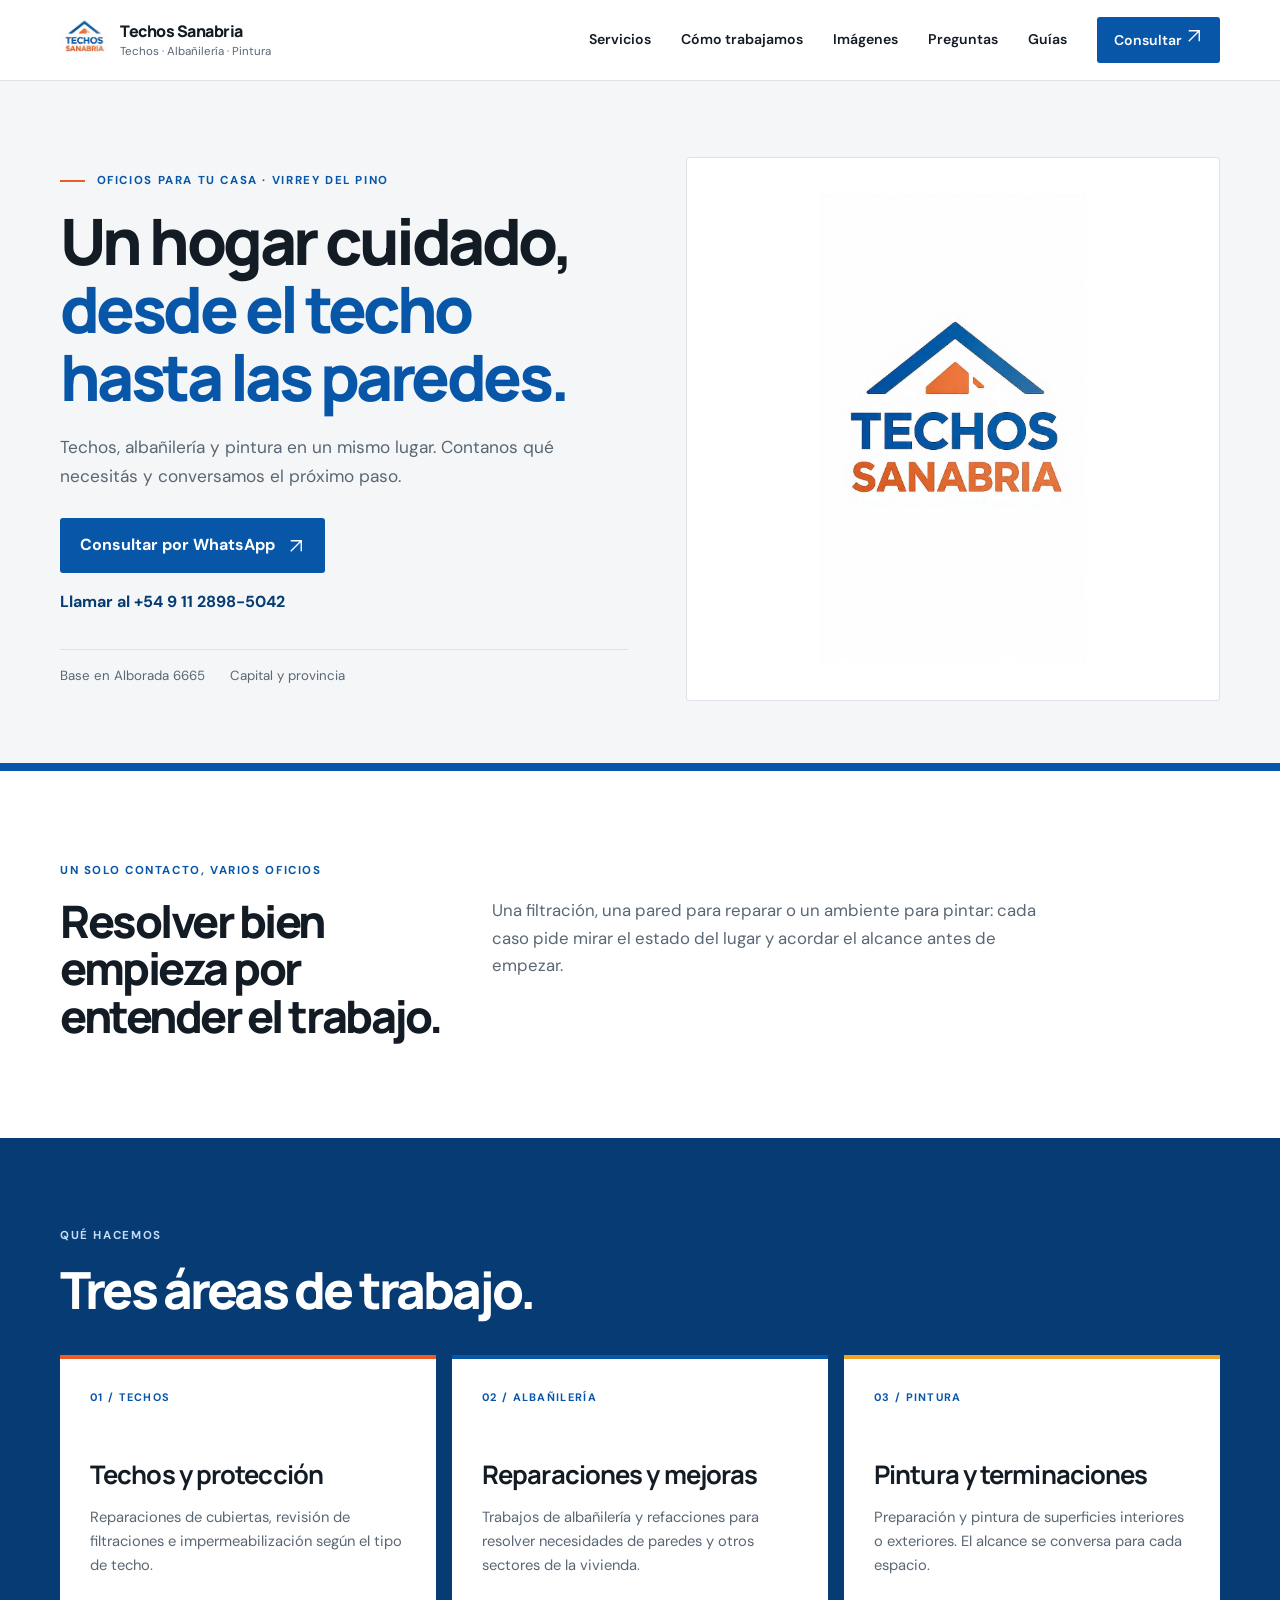
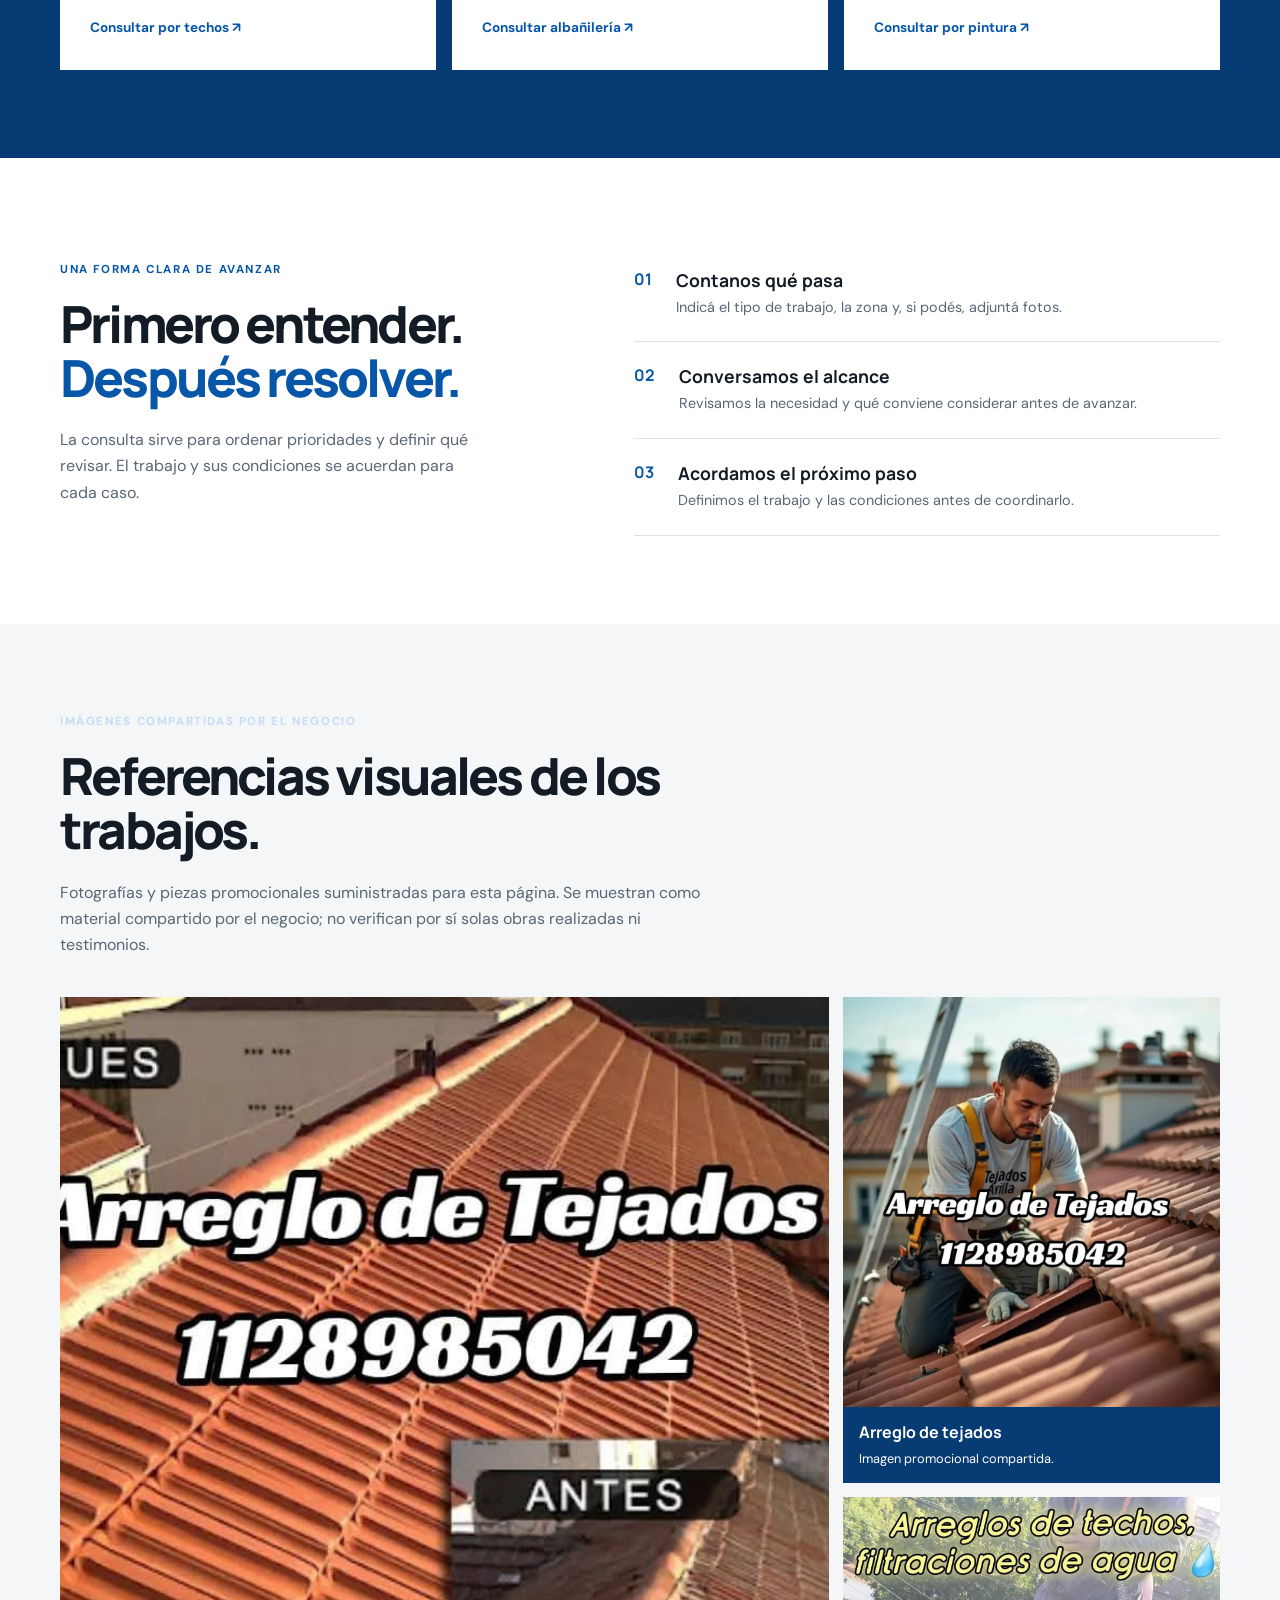
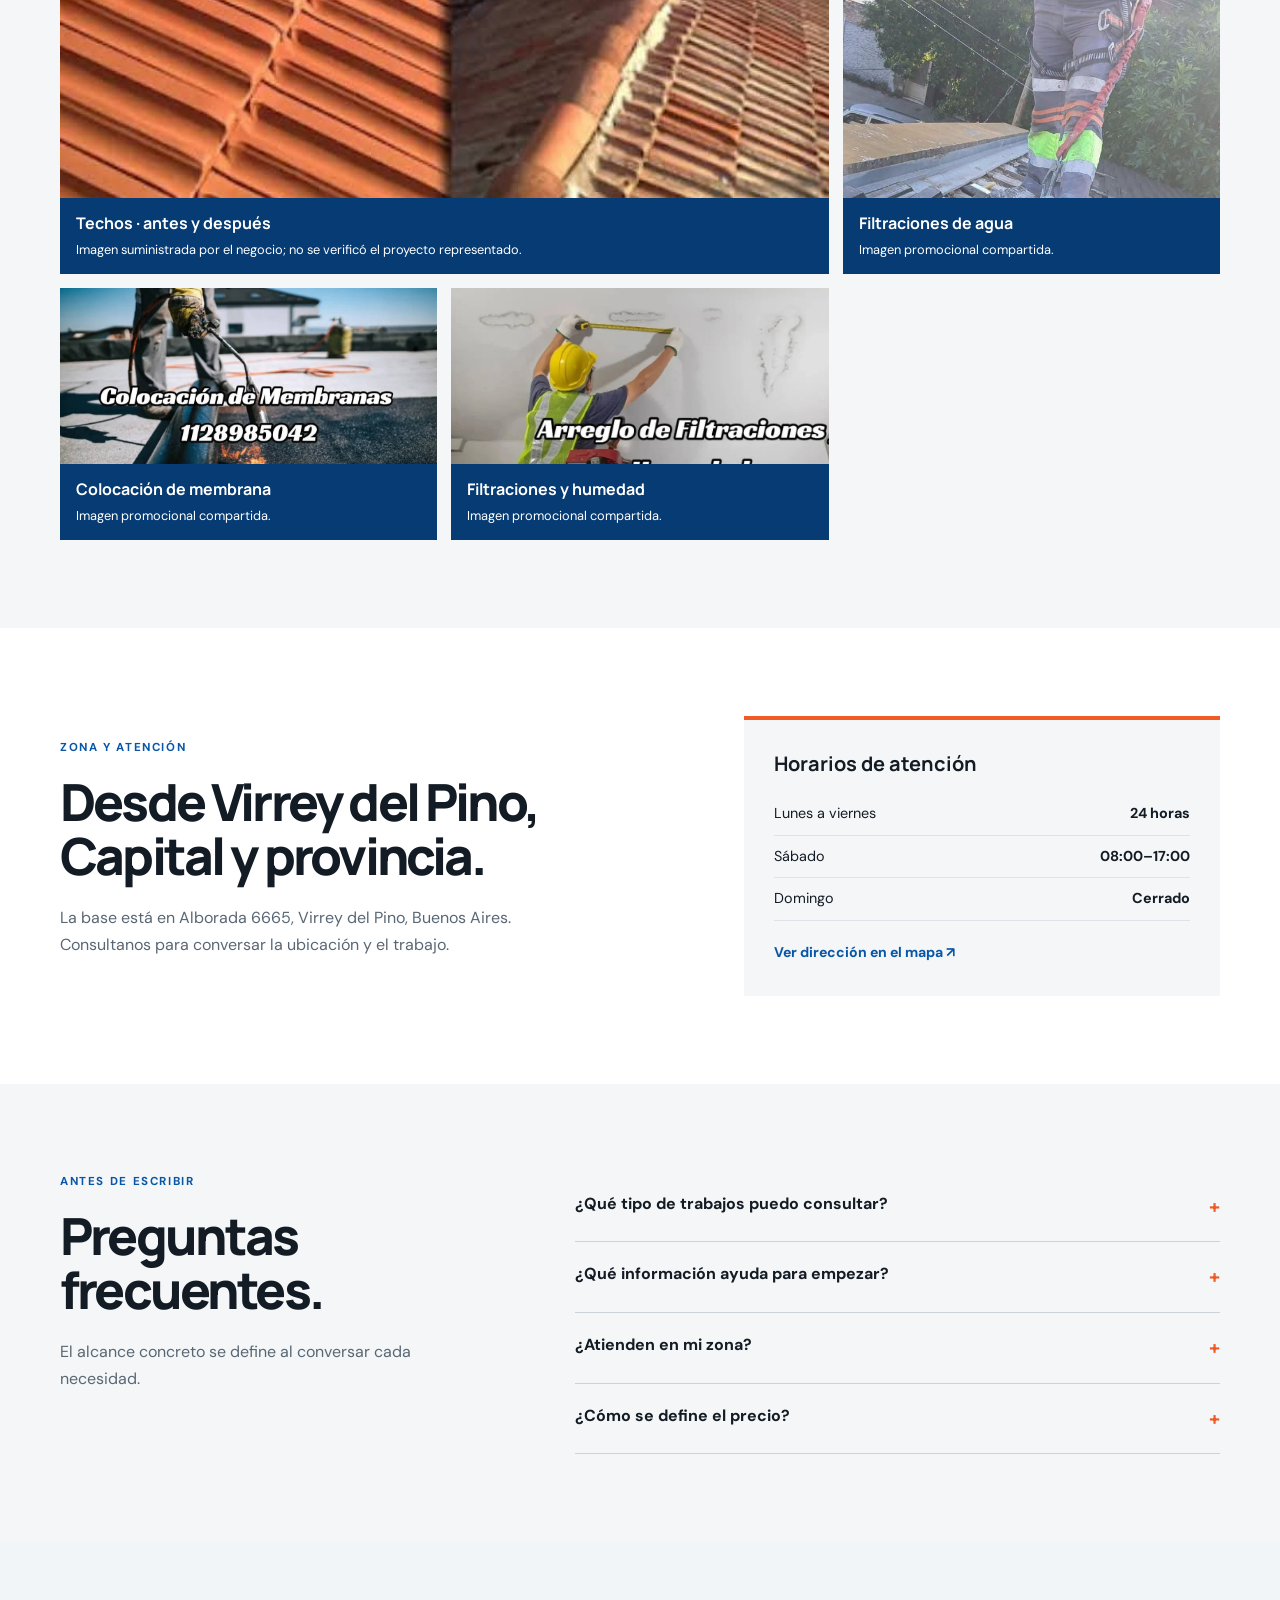
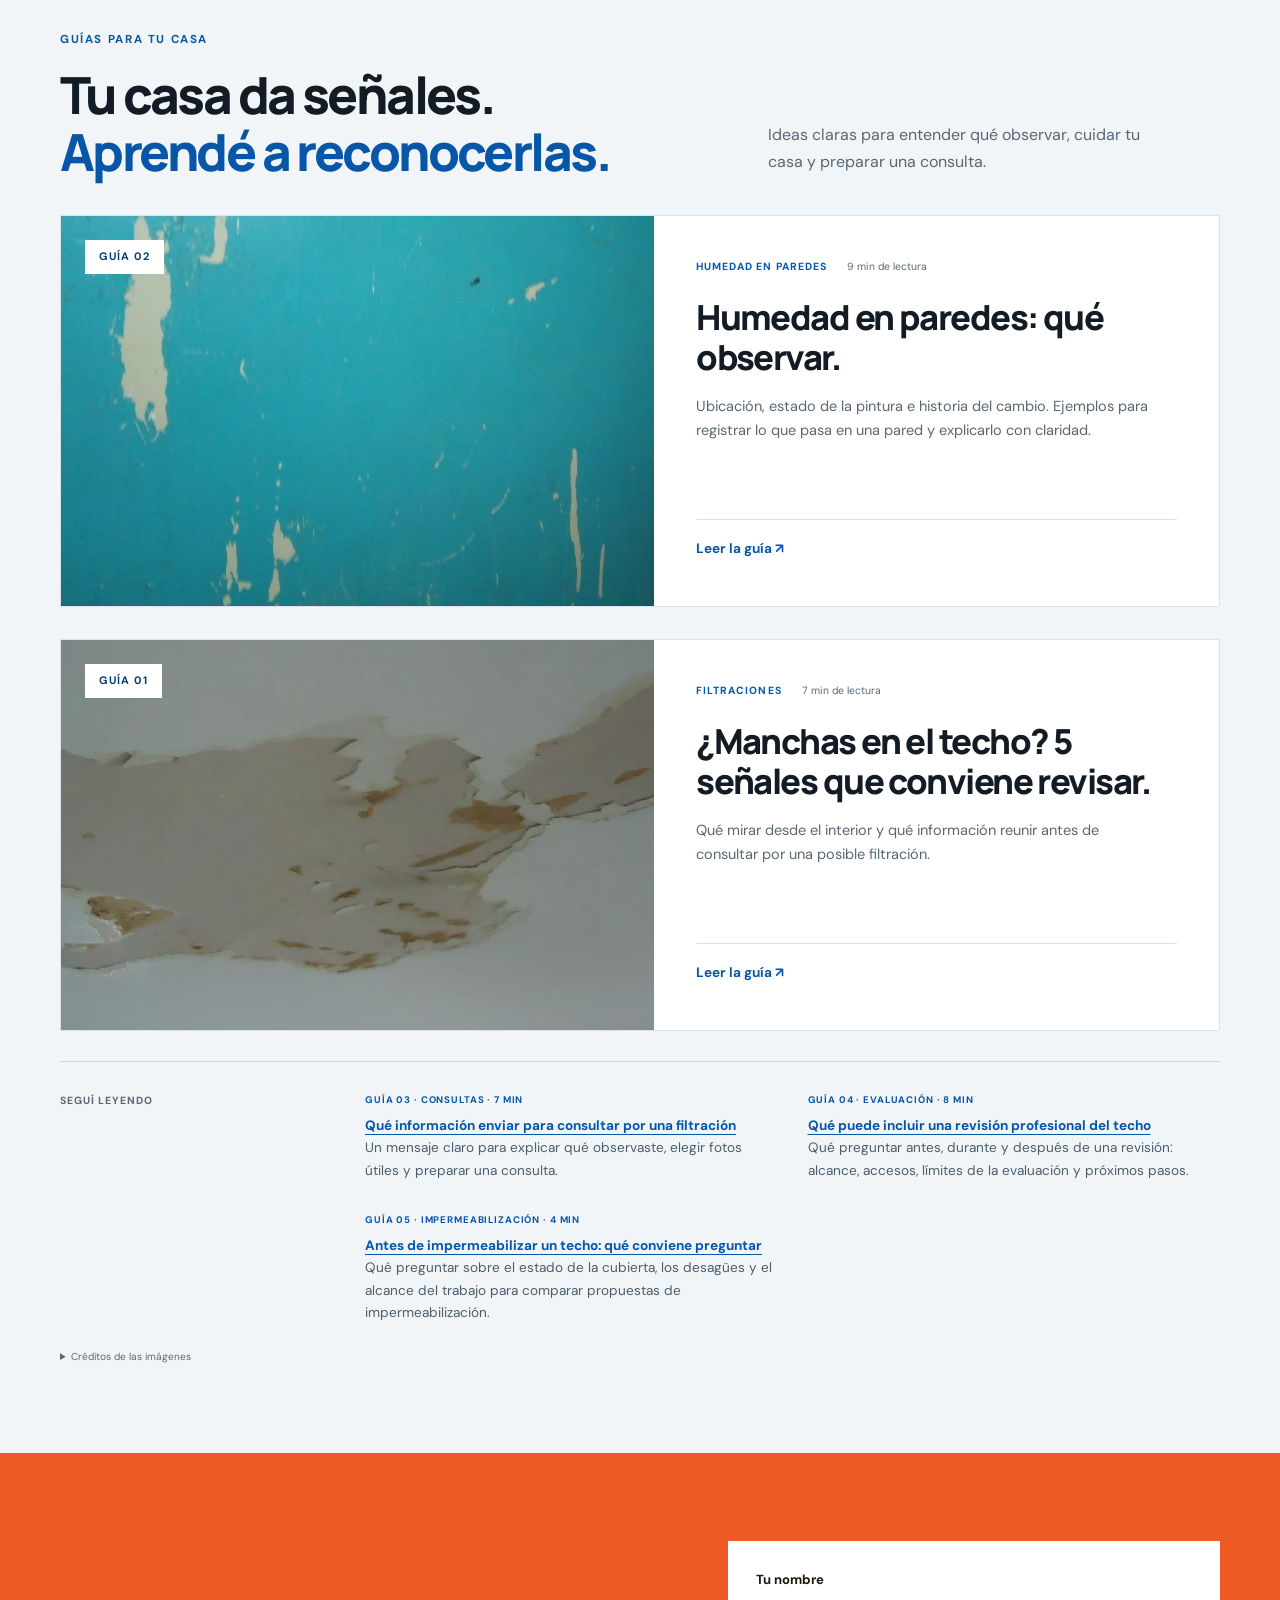
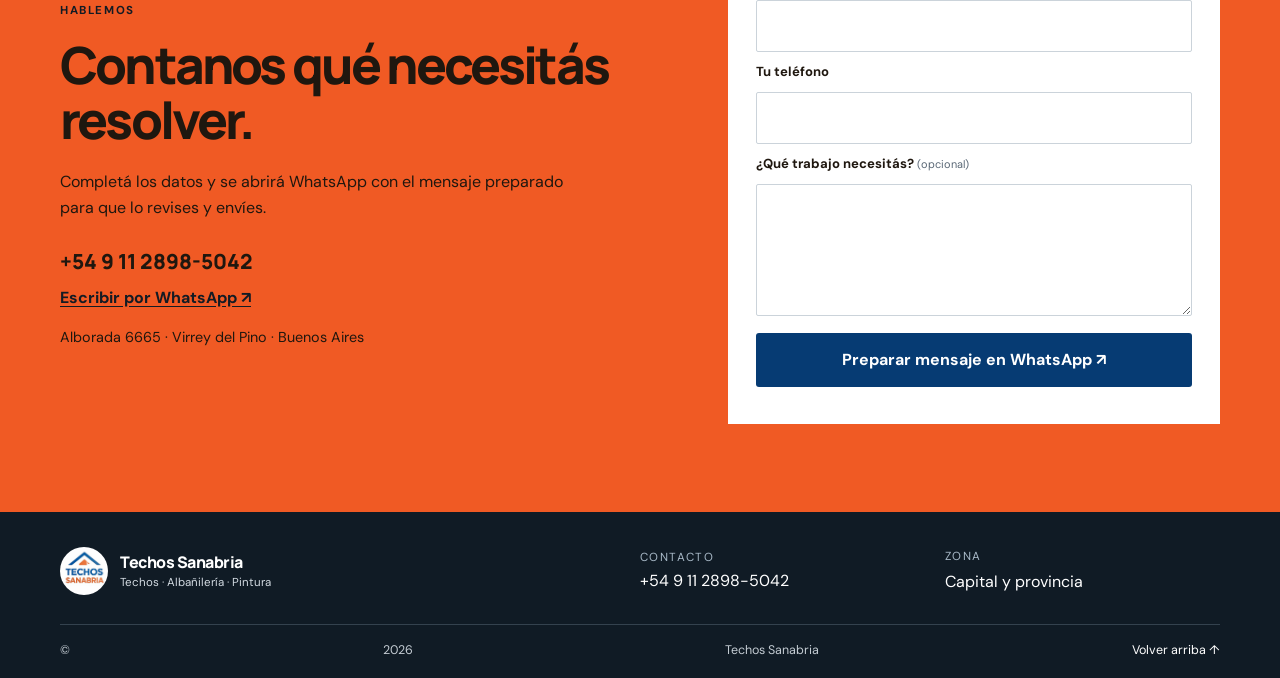
<file: index.html>
<!doctype html>
<html lang="es-AR">
<head>
<meta name="referrer" content="no-referrer">
<meta http-equiv="Content-Security-Policy" content="base-uri 'self'; object-src 'none'; form-action 'none'">
<script src="site-security.js"></script>

  <meta charset="utf-8">
  <meta name="viewport" content="width=device-width, initial-scale=1">
  <meta name="theme-color" content="#0756a8">
  <meta name="description" content="Techos Sanabria: techos, impermeabilización, albañilería y pintura. Base en Virrey del Pino; cobertura en Capital y provincia. Consultas por WhatsApp.">
  <title>Techos Sanabria | Techos, albañilería y pintura</title>
  <link rel="canonical" href="https://techos-sanabria.com/">
  <meta property="og:type" content="website">
  <meta property="og:locale" content="es_AR">
  <meta property="og:site_name" content="Techos Sanabria">
  <meta property="og:title" content="Techos Sanabria | Techos, albañilería y pintura">
  <meta property="og:description" content="Techos, impermeabilización, albañilería y pintura. Base en Virrey del Pino; cobertura en Capital y provincia.">
  <meta property="og:url" content="https://techos-sanabria.com/">
  <meta property="og:image" content="https://techos-sanabria.com/images/logo-techos-sanabria.jpg">
  <meta name="twitter:card" content="summary_large_image">
  <meta name="twitter:title" content="Techos Sanabria | Techos, albañilería y pintura">
  <meta name="twitter:description" content="Techos, impermeabilización, albañilería y pintura. Base en Virrey del Pino; cobertura en Capital y provincia.">
  <meta name="twitter:image" content="https://techos-sanabria.com/images/logo-techos-sanabria.jpg">
  <script type="application/ld+json">{
  "@context": "https://schema.org",
  "@graph": [
    {
      "@type": "RoofingContractor",
      "@id": "https://techos-sanabria.com/#business",
      "name": "Techos Sanabria",
      "url": "https://techos-sanabria.com/",
      "telephone": "+5491128985042",
      "image": "https://techos-sanabria.com/images/logo-techos-sanabria.jpg",
      "address": {
        "@type": "PostalAddress",
        "streetAddress": "Alborada 6665",
        "addressLocality": "Virrey del Pino",
        "addressRegion": "Buenos Aires"
      },
      "areaServed": "Capital y provincia",
      "knowsAbout": [
        "Techos",
        "Impermeabilización",
        "Albañilería",
        "Refacciones",
        "Pintura"
      ]
    },
    {
      "@type": "FAQPage",
      "@id": "https://techos-sanabria.com/#preguntas",
      "mainEntity": [
        {
          "@type": "Question",
          "name": "¿Qué tipo de trabajos puedo consultar?",
          "acceptedAnswer": {
            "@type": "Answer",
            "text": "Techos y reparaciones, impermeabilización, albañilería, refacciones y pintura. Contanos brevemente qué necesitás."
          }
        },
        {
          "@type": "Question",
          "name": "¿Qué información ayuda para empezar?",
          "acceptedAnswer": {
            "@type": "Answer",
            "text": "La zona, una descripción del problema y algunas fotos si tenés. Eso ayuda a orientar la conversación inicial."
          }
        },
        {
          "@type": "Question",
          "name": "¿Atienden en mi zona?",
          "acceptedAnswer": {
            "@type": "Answer",
            "text": "La cobertura se comunica como Capital y provincia. Consultanos con tu ubicación para confirmar si pueden coordinar el trabajo."
          }
        },
        {
          "@type": "Question",
          "name": "¿Cómo se define el precio?",
          "acceptedAnswer": {
            "@type": "Answer",
            "text": "Depende del lugar y del alcance acordado. Consultá para conversar las condiciones antes de avanzar."
          }
        }
      ]
    }
  ]
}</script>
  <link rel="icon" href="./images/logo-techos-sanabria.webp" type="image/webp">
  <link rel="stylesheet" href="./style.css">
  <link rel="stylesheet" href="./blogs/guides-preview.css">
  <style>
    .contact .eyebrow{color:#131b24}.steps li>span{color:#0756a8}
    .gallery-grid{grid-template-columns:repeat(3,minmax(0,1fr));grid-auto-rows:auto}
    .gallery-card{margin:0;min-width:0;background:#063b73;display:flex;flex-direction:column;overflow:hidden}
    .gallery-card img{width:100%;height:260px;object-fit:contain;background:#101b25}
    .gallery-card figcaption{background:#063b73;color:#fff;padding:14px 16px;display:flex;flex-direction:column;gap:5px}
    .gallery-card figcaption b{font:700 1rem var(--display)}.gallery-card figcaption span{font-size:.8rem;color:#fff}
    .gallery-feature{grid-column:span 2;grid-row:span 2}.gallery-feature img{height:420px}
    .direct-whatsapp{display:block;color:#131b24;font-weight:700;text-decoration:underline;text-underline-offset:3px;margin-top:10px}
    .no-js-note{font-size:.84rem;font-weight:600;color:#131b24}.gallery-tile{display:none}
    @media(max-width:800px){.gallery-grid{grid-template-columns:repeat(2,minmax(0,1fr))}.gallery-card img{height:220px}.gallery-feature{grid-column:span 2;grid-row:span 1}.gallery-feature img{height:300px}}
    @media(max-width:480px){.gallery-grid{grid-template-columns:1fr}.gallery-feature{grid-column:auto}.gallery-card img,.gallery-feature img{height:260px}}
  </style>
  <noscript><style>#contactForm{display:none}</style></noscript>
  <script data-site-script src="./script.js" defer></script>
<script>
!function(t,e){var o,n,p,r;e.__SV||(window.posthog && window.posthog.__loaded)||(window.posthog=e,e._i=[],e.init=function(i,s,a){function g(t,e){var o=e.split(".");2==o.length&&(t=t[o[0]],e=o[1]),t[e]=function(){t.push([e].concat(Array.prototype.slice.call(arguments,0)))}}p||((p=t.createElement("script")).type="text/javascript",p.crossOrigin="anonymous",p.async=!0,p.src=s.api_host.replace(".i.posthog.com","-assets.i.posthog.com")+"/static/array.js",p.onerror=function(){p=null},(r=t.getElementsByTagName("script")[0]).parentNode.insertBefore(p,r));var u=e;for(void 0!==a?u=e[a]=[]:a="posthog",u.people=u.people||[],Object.defineProperty(u,"toString",{configurable:!0,enumerable:!0,writable:!0,value:function(t){var e="posthog";return"posthog"!==a&&(e+="."+a),t||(e+=" (stub)"),e}}),Object.defineProperty(u.people,"toString",{configurable:!0,enumerable:!0,writable:!0,value:function(){return u.toString(1)+".people (stub)"}}),o="vu pu gu mu init Gu Qu Hu Wu Xu il Vu Yu ju oc ac lc uc cc hc capture getExtension Zu hu gc calculateEventProperties vc register register_once register_for_session unregister unregister_for_session zu mc getFeatureFlag getFeatureFlagPayload getFeatureFlagResult getAllFeatureFlags isFeatureEnabled reloadFeatureFlags updateFlags updateEarlyAccessFeatureEnrollment getEarlyAccessFeatures on onFeatureFlags onSurveysLoaded onSessionId getSurveys getActiveMatchingSurveys onActiveMatchingSurveysChanged renderSurvey displaySurvey cancelPendingSurvey canRenderSurvey canRenderSurveyAsync wc identify setPersonProperties unsetPersonProperties group resetGroups setPersonPropertiesForFlags resetPersonPropertiesForFlags setGroupPropertiesForFlags resetGroupPropertiesForFlags reset kc shutdown setIdentity clearIdentity get_distinct_id getGroups get_session_id get_session_replay_url alias set_config startSessionRecording stopSessionRecording sessionRecordingStarted captureException addExceptionStep captureLog startExceptionAutocapture stopExceptionAutocapture loadToolbar get_property getSessionProperty yc nc createPersonProfile setInternalOrTestUser bc xu ku opt_in_capturing opt_out_capturing Su has_opted_in_capturing has_opted_out_capturing get_explicit_consent_status is_capturing clear_opt_in_out_capturing tc debug nl Os getPageViewId captureTraceFeedback captureTraceMetric Du".split(" "),n=0;n<o.length;n++)g(u,o[n]);e._i.push([i,s,a])},e.__SV=1)}(document,window.posthog||[]);
posthog.init('phc_zRJZ5SvArTjrYcxxgLg35xTBeTofkA6DnmJoE6SXfPQV', {
        before_send: (event) => {
  if (!event || !event.properties) return event;
  const privateKeys = /^(n|t|e|name|nombre|phone|telefono|tel|email|message|mensaje)$/i;
  for (const key of ['$current_url', '$initial_current_url', '$referrer', '$initial_referrer']) {
    const value = event.properties[key];
    if (typeof value !== 'string') continue;
    try {
      const url = new URL(value);
      for (const name of [...url.searchParams.keys()]) if (privateKeys.test(name)) url.searchParams.delete(name);
      event.properties[key] = url.href;
    } catch { /* Non-URL values such as $direct are preserved. */ }
  }
  for (const key of Object.keys(event.properties)) if (privateKeys.test(key)) delete event.properties[key];
  return event;
},
        session_recording: { maskAllInputs: true },
    api_host: 'https://us.i.posthog.com',
    defaults: '2026-05-30',
    person_profiles: 'identified_only', // or 'always' to create profiles for anonymous users as well
});
</script>
</head>
<body>
  <a class="skip-link" href="#contenido">Saltar al contenido</a>
  <header class="site-header">
    <div class="shell header-inner">
      <a class="brand" href="#inicio" aria-label="Techos Sanabria, inicio"><img src="./images/logo-techos-sanabria.webp" alt="" width="52" height="52"><span><strong>Techos Sanabria</strong><small>Techos · Albañilería · Pintura</small></span></a>
      <button class="menu-toggle" type="button" aria-expanded="false" aria-controls="site-nav" aria-label="Abrir menú"><span></span><span></span><span></span></button>
      <nav class="site-nav" id="site-nav" aria-label="Navegación principal"><a href="#servicios">Servicios</a><a href="#metodo">Cómo trabajamos</a><a href="#imagenes">Imágenes</a><a href="#preguntas">Preguntas</a><a href="#blog">Guías</a><a class="nav-contact" href="#contacto">Consultar <svg aria-hidden="true" width="18" height="18" viewBox="0 0 24 24" fill="none" stroke="currentColor" stroke-width="1.8"><path d="M5 19 19 5M5 5h14v14"/></svg></a></nav>
    </div>
  </header>
  <main id="contenido">
    <section class="hero" id="inicio">
      <div class="shell hero-grid">
        <div class="hero-copy"><p class="eyebrow"><span></span> Oficios para tu casa · Virrey del Pino</p><h1>Un hogar cuidado,<br><em>desde el techo hasta las paredes.</em></h1><p class="lede">Techos, albañilería y pintura en un mismo lugar. Contanos qué necesitás y conversamos el próximo paso.</p><div class="hero-actions"><a class="button button-primary" data-whatsapp href="https://wa.me/5491128985042?text=Hola%2C%20quiero%20consultar%20por%20un%20trabajo">Consultar por WhatsApp <svg aria-hidden="true" width="18" height="18" viewBox="0 0 24 24" fill="none" stroke="currentColor" stroke-width="1.8"><path d="M5 19 19 5M5 5h14v14"/></svg></a><a class="phone-link" href="tel:+5491128985042">Llamar al +54 9 11 2898-5042</a></div><div class="hero-meta"><span>Base en Alborada 6665</span><span>Capital y provincia</span></div></div>
        <div class="hero-photo"><img src="./images/logo-techos-sanabria.webp" alt="Logo de Techos Sanabria" width="816" height="1440" decoding="async"></div>
      </div>
      <div class="hero-stripe" aria-hidden="true"></div>
    </section>
    <section class="intro shell"><p class="eyebrow">Un solo contacto, varios oficios</p><h2>Resolver bien empieza por entender el trabajo.</h2><p class="intro-copy">Una filtración, una pared para reparar o un ambiente para pintar: cada caso pide mirar el estado del lugar y acordar el alcance antes de empezar.</p></section>
    <section class="services section" id="servicios"><div class="shell"><div class="section-heading"><p class="eyebrow">Qué hacemos</p><h2>Tres áreas de trabajo.</h2></div><div class="service-grid">
      <article class="service-card service-roof"><span class="service-no">01 / TECHOS</span><h3>Techos y protección</h3><p>Reparaciones de cubiertas, revisión de filtraciones e impermeabilización según el tipo de techo.</p><a href="#contacto">Consultar por techos <span>↗</span></a></article>
      <article class="service-card service-masonry"><span class="service-no">02 / ALBAÑILERÍA</span><h3>Reparaciones y mejoras</h3><p>Trabajos de albañilería y refacciones para resolver necesidades de paredes y otros sectores de la vivienda.</p><a href="#contacto">Consultar albañilería <span>↗</span></a></article>
      <article class="service-card service-paint"><span class="service-no">03 / PINTURA</span><h3>Pintura y terminaciones</h3><p>Preparación y pintura de superficies interiores o exteriores. El alcance se conversa para cada espacio.</p><a href="#contacto">Consultar por pintura <span>↗</span></a></article>
    </div></div></section>
    <section class="method section" id="metodo"><div class="shell method-grid"><div><p class="eyebrow">Una forma clara de avanzar</p><h2>Primero entender.<br><em>Después resolver.</em></h2><p>La consulta sirve para ordenar prioridades y definir qué revisar. El trabajo y sus condiciones se acuerdan para cada caso.</p></div><ol class="steps"><li><span>01</span><div><h3>Contanos qué pasa</h3><p>Indicá el tipo de trabajo, la zona y, si podés, adjuntá fotos.</p></div></li><li><span>02</span><div><h3>Conversamos el alcance</h3><p>Revisamos la necesidad y qué conviene considerar antes de avanzar.</p></div></li><li><span>03</span><div><h3>Acordamos el próximo paso</h3><p>Definimos el trabajo y las condiciones antes de coordinarlo.</p></div></li></ol></div></section>
    <section class="gallery section" id="imagenes"><div class="shell"><div class="section-heading"><p class="eyebrow">Imágenes compartidas por el negocio</p><h2>Referencias visuales de los trabajos.</h2><p>Fotografías y piezas promocionales suministradas para esta página. Se muestran como material compartido por el negocio; no verifican por sí solas obras realizadas ni testimonios.</p></div><div class="gallery-grid"><figure class="gallery-card gallery-feature"><img src="./images/techo-antes-despues.jpg" alt="Pieza compartida que presenta imágenes de techo antes y después" loading="lazy"><figcaption><b>Techos · antes y después</b><span>Imagen suministrada por el negocio; no se verificó el proyecto representado.</span></figcaption></figure><figure class="gallery-card"><img src="./images/techista-trabajando.webp" alt="Imagen promocional compartida de una persona trabajando en un techo" loading="lazy"><figcaption><b>Arreglo de tejados</b><span>Imagen promocional compartida.</span></figcaption></figure><figure class="gallery-card"><img src="./images/seguridad-en-techo.jpg" alt="Imagen compartida de una persona realizando una tarea sobre un techo" loading="lazy"><figcaption><b>Filtraciones de agua</b><span>Imagen promocional compartida.</span></figcaption></figure><figure class="gallery-card"><img src="./images/colocacion-membrana.jpg" alt="Imagen promocional de colocación de membrana en un techo" loading="lazy"><figcaption><b>Colocación de membrana</b><span>Imagen promocional compartida.</span></figcaption></figure><figure class="gallery-card"><img src="./images/revision-humedad.webp" alt="Imagen promocional de revisión de una pared con humedad" loading="lazy"><figcaption><b>Filtraciones y humedad</b><span>Imagen promocional compartida.</span></figcaption></figure></div></div></section>
    <section class="details section"><div class="shell details-grid"><div><p class="eyebrow">Zona y atención</p><h2>Desde Virrey del Pino, Capital y provincia.</h2><p>La base está en Alborada 6665, Virrey del Pino, Buenos Aires. Consultanos para conversar la ubicación y el trabajo.</p></div><div class="details-card"><h3>Horarios de atención</h3><dl><div><dt>Lunes a viernes</dt><dd>24 horas</dd></div><div><dt>Sábado</dt><dd>08:00–17:00</dd></div><div><dt>Domingo</dt><dd>Cerrado</dd></div></dl><a href="https://www.google.com/maps/search/?api=1&amp;query=Alborada+6665%2C+Virrey+del+Pino%2C+Buenos+Aires" target="_blank" rel="noopener noreferrer">Ver dirección en el mapa ↗</a></div></div></section>
    <section class="faq section" id="preguntas"><div class="shell faq-grid"><div><p class="eyebrow">Antes de escribir</p><h2>Preguntas frecuentes.</h2><p>El alcance concreto se define al conversar cada necesidad.</p></div><div class="faq-list"><details><summary>¿Qué tipo de trabajos puedo consultar?</summary><p>Techos y reparaciones, impermeabilización, albañilería, refacciones y pintura. Contanos brevemente qué necesitás.</p></details><details><summary>¿Qué información ayuda para empezar?</summary><p>La zona, una descripción del problema y algunas fotos si tenés. Eso ayuda a orientar la conversación inicial.</p></details><details><summary>¿Atienden en mi zona?</summary><p>La cobertura se comunica como Capital y provincia. Consultanos con tu ubicación para confirmar si pueden coordinar el trabajo.</p></details><details><summary>¿Cómo se define el precio?</summary><p>Depende del lugar y del alcance acordado. Consultá para conversar las condiciones antes de avanzar.</p></details></div></div></section>
    <section class="section guide-preview" id="blog" aria-labelledby="guides-title"><div class="shell"><div class="guide-preview-heading"><div><p class="eyebrow">GUÍAS PARA TU CASA</p><h2 id="guides-title">Tu casa da señales.<br><em>Aprendé a reconocerlas.</em></h2></div><p>Ideas claras para entender qué observar, cuidar tu casa y preparar una consulta.</p></div><div class="guide-collection"><article class="guide-feature"><a class="guide-feature-image" href="./blogs/humedad-en-paredes-que-observar/" tabindex="-1" aria-hidden="true"><img src="./images/blog/humedad-pared-pintura.jpg" width="2182" height="2420" alt="" loading="lazy" decoding="async"><span>GUÍA 02</span></a><div class="guide-feature-copy"><p class="guide-feature-meta">HUMEDAD EN PAREDES <span>9 min de lectura</span></p><h3><a href="./blogs/humedad-en-paredes-que-observar/">Humedad en paredes: qué observar.</a></h3><p>Ubicación, estado de la pintura e historia del cambio. Ejemplos para registrar lo que pasa en una pared y explicarlo con claridad.</p><a class="guide-feature-cta" href="./blogs/humedad-en-paredes-que-observar/">Leer la guía ↗</a></div></article><article class="guide-feature"><a class="guide-feature-image" href="./blogs/senales-de-filtracion-en-el-techo/" tabindex="-1" aria-hidden="true"><img src="./images/blog/peeling.webp" width="931" height="678" alt="" loading="lazy" decoding="async"><span>GUÍA 01</span></a><div class="guide-feature-copy"><p class="guide-feature-meta">FILTRACIONES <span>7 min de lectura</span></p><h3><a href="./blogs/senales-de-filtracion-en-el-techo/">¿Manchas en el techo? 5 señales que conviene revisar.</a></h3><p>Qué mirar desde el interior y qué información reunir antes de consultar por una posible filtración.</p><a class="guide-feature-cta" href="./blogs/senales-de-filtracion-en-el-techo/">Leer la guía ↗</a></div></article></div><div class="guide-preview-bottom"><p>SEGUÍ LEYENDO</p><ul><li><span>GUÍA 03 · CONSULTAS · 7 MIN</span><a href="./blogs/que-enviar-para-consultar-por-una-filtracion/">Qué información enviar para consultar por una filtración</a><br>Un mensaje claro para explicar qué observaste, elegir fotos útiles y preparar una consulta.</li><li><span>GUÍA 04 · EVALUACIÓN · 8 MIN</span><a href="./blogs/revision-profesional-del-techo/">Qué puede incluir una revisión profesional del techo</a><br>Qué preguntar antes, durante y después de una revisión: alcance, accesos, límites de la evaluación y próximos pasos.</li><li><span>GUÍA 05 · IMPERMEABILIZACIÓN · 4 MIN</span><a href="./blogs/antes-de-impermeabilizar-un-techo/">Antes de impermeabilizar un techo: qué conviene preguntar</a><br>Qué preguntar sobre el estado de la cubierta, los desagües y el alcance del trabajo para comparar propuestas de impermeabilización.</li></ul></div><details class="guide-preview-credit"><summary>Créditos de las imágenes</summary><p>Fotografías ilustrativas, no trabajos del negocio. Pared: <a href="https://commons.wikimedia.org/wiki/File:Paint_peeling_off_bathroom_wall.jpg">Doggo19292 / Wikimedia Commons</a>, <a href="https://creativecommons.org/licenses/by-sa/4.0/">CC BY-SA 4.0</a>, sin modificaciones. Créditos completos en cada artículo.</p></details></div></section>
    <section class="contact section" id="contacto"><div class="shell contact-grid"><div><p class="eyebrow">Hablemos</p><h2>Contanos qué necesitás resolver.</h2><p>Completá los datos y se abrirá WhatsApp con el mensaje preparado para que lo revises y envíes.</p><a class="contact-phone" href="tel:+5491128985042">+54 9 11 2898-5042</a><a class="direct-whatsapp" href="https://wa.me/5491128985042" target="_blank" rel="noopener noreferrer">Escribir por WhatsApp ↗</a><p class="address">Alborada 6665 · Virrey del Pino · Buenos Aires</p><noscript><p class="no-js-note">JavaScript está desactivado; usá los enlaces directos para llamar o abrir WhatsApp.</p></noscript></div><form id="contactForm"><label for="contactName">Tu nombre</label><input id="contactName" name="name" autocomplete="name" required><label for="contactPhone">Tu teléfono</label><input id="contactPhone" name="phone" type="tel" autocomplete="tel" required><label for="contactMessage">¿Qué trabajo necesitás? <small>(opcional)</small></label><textarea id="contactMessage" name="message" rows="4"></textarea><button class="button button-dark" type="submit" disabled data-security-submit>Preparar mensaje en WhatsApp ↗</button><p class="form-note" id="formStatus" aria-live="polite"></p></form></div></section>
  </main>
  <footer class="site-footer"><div class="shell footer-inner"><a class="brand footer-brand" href="#inicio"><img src="./images/logo-techos-sanabria.webp" alt="" width="44" height="44" loading="lazy" decoding="async"><span><strong>Techos Sanabria</strong><small>Techos · Albañilería · Pintura</small></span></a><div><span>Contacto</span><a href="tel:+5491128985042">+54 9 11 2898-5042</a></div><div><span>Zona</span><p>Capital y provincia</p></div></div><div class="shell footer-bottom">© <span id="currentYear"></span> Techos Sanabria <a href="#inicio">Volver arriba ↑</a></div></footer>
</body>
</html>
</file>
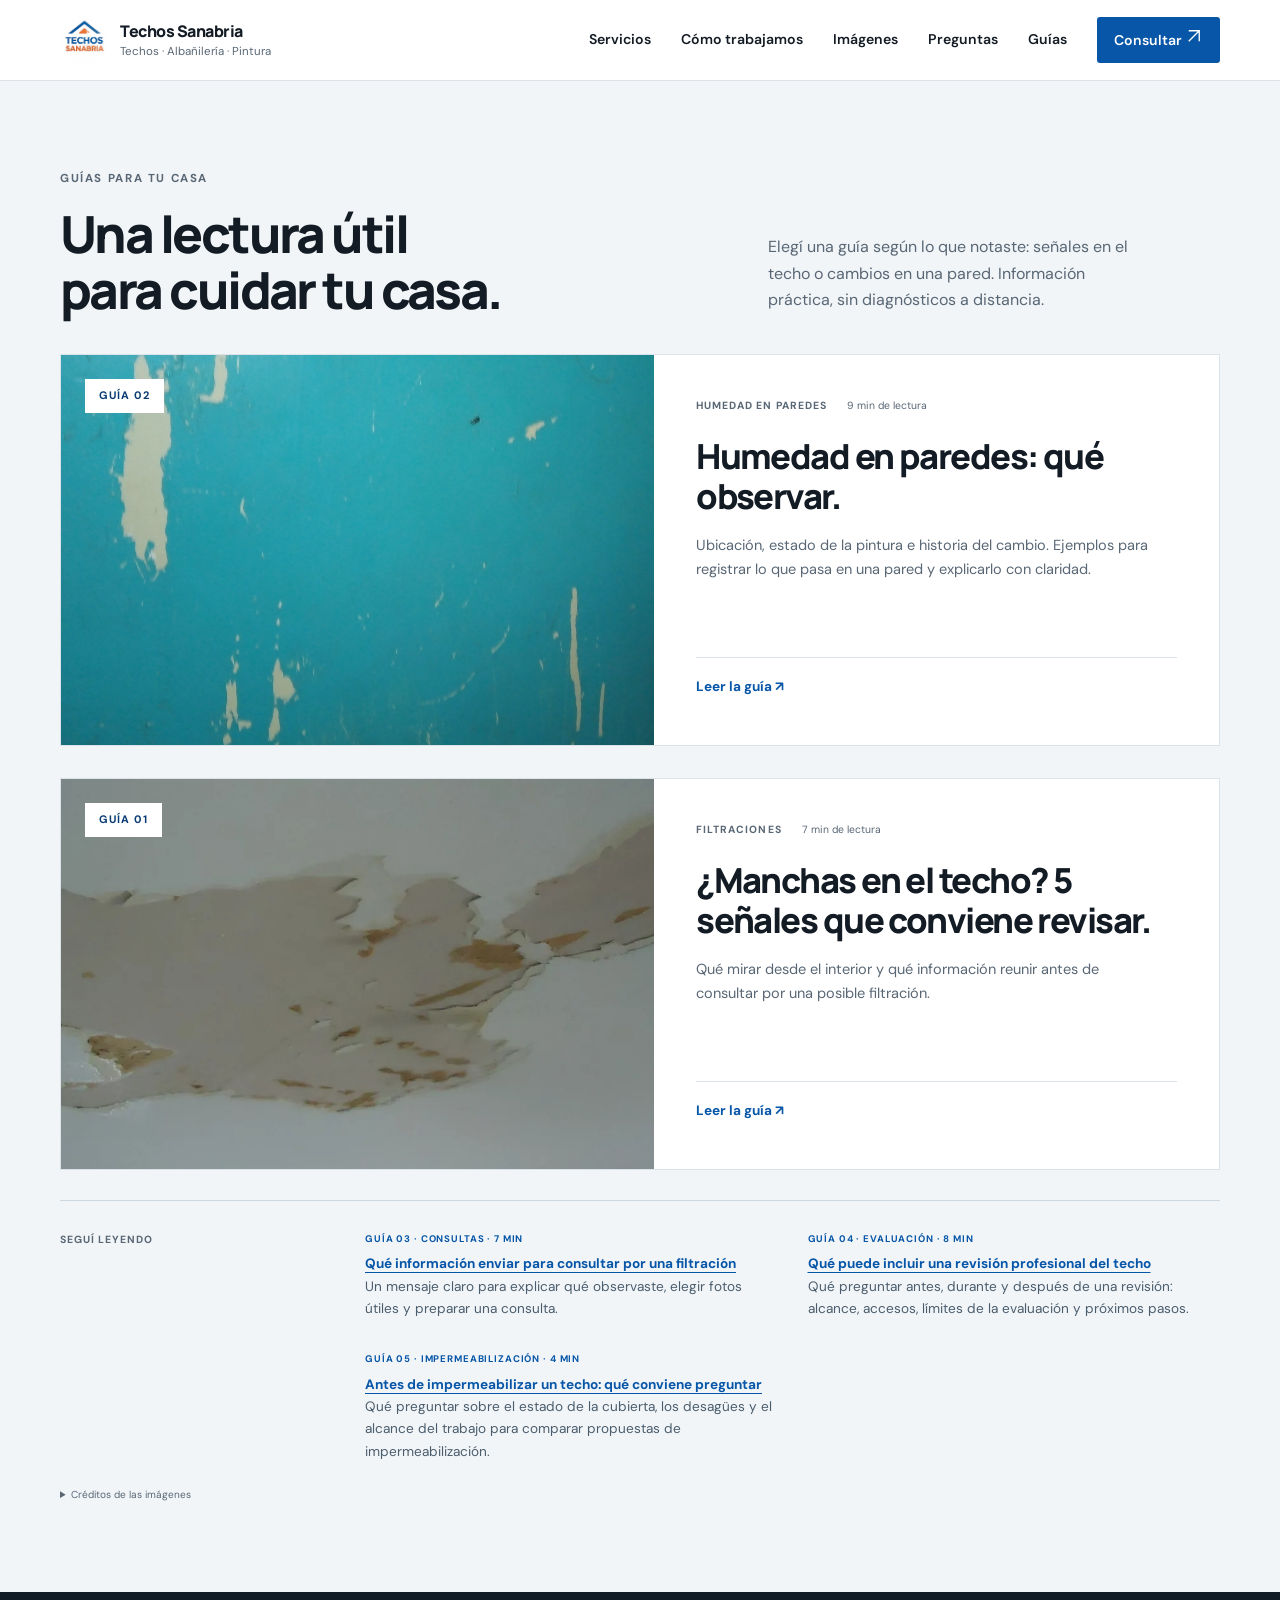
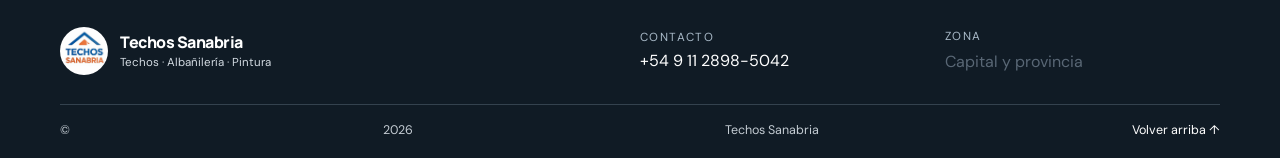
<file: blogs/index.html>
<!doctype html><html lang="es-AR"><head><meta charset="utf-8"><meta name="viewport" content="width=device-width, initial-scale=1"><title>Guías para tu casa | Techos Sanabria</title><meta name="description" content="Guías para reconocer señales en el techo y las paredes, y preparar una consulta con información clara."><link rel="canonical" href="https://techos-sanabria.com/blogs/"><link rel="stylesheet" href="../style.css"><link rel="stylesheet" href="./guides.css"><link rel="stylesheet" href="./guides-preview.css"><meta property="og:type" content="website"><meta property="og:title" content="Guías para tu casa | Techos Sanabria"><meta property="og:description" content="Guías sobre señales de filtración y humedad en paredes. Qué observar y cómo preparar una consulta."><meta property="og:url" content="https://techos-sanabria.com/blogs/"><meta property="og:image" content="https://techos-sanabria.com/images/blog/humedad-pared-pintura.jpg"><meta name="twitter:card" content="summary_large_image"><meta name="twitter:title" content="Guías para tu casa | Techos Sanabria"><meta name="twitter:description" content="Guías sobre señales de filtración y humedad en paredes. Qué observar y cómo preparar una consulta."><meta name="twitter:image" content="https://techos-sanabria.com/images/blog/humedad-pared-pintura.jpg"></head><body class="guide-page"><a class="skip-link" href="#contenido">Saltar al contenido</a>
<header class="site-header">
    <div class="shell header-inner">
      <a class="brand" href="../#inicio" aria-label="Techos Sanabria, inicio"><img src="../images/logo-techos-sanabria.webp" alt="" width="52" height="52"><span><strong>Techos Sanabria</strong><small>Techos · Albañilería · Pintura</small></span></a>
      <button class="menu-toggle" type="button" aria-expanded="false" aria-controls="site-nav" aria-label="Abrir menú"><span></span><span></span><span></span></button>
      <nav class="site-nav" id="site-nav" aria-label="Navegación principal"><a href="../#servicios">Servicios</a><a href="../#metodo">Cómo trabajamos</a><a href="../#imagenes">Imágenes</a><a href="../#preguntas">Preguntas</a><a href="../#blog">Guías</a><a class="nav-contact" href="../#contacto">Consultar <svg aria-hidden="true" width="18" height="18" viewBox="0 0 24 24" fill="none" stroke="currentColor" stroke-width="1.8"><path d="M5 19 19 5M5 5h14v14"/></svg></a></nav>
    </div>
  </header>
<main id="contenido"><section class="section guide-preview"><div class="shell"><div class="guide-preview-heading"><div><p class="eyebrow">GUÍAS PARA TU CASA</p><h1>Una lectura útil<br>para cuidar tu casa.</h1></div><p>Elegí una guía según lo que notaste: señales en el techo o cambios en una pared. Información práctica, sin diagnósticos a distancia.</p></div><div class="guide-collection"><article class="guide-feature"><a class="guide-feature-image" href="../blogs/humedad-en-paredes-que-observar/" tabindex="-1" aria-hidden="true"><img src="../images/blog/humedad-pared-pintura.jpg" width="2182" height="2420" alt="" loading="lazy" decoding="async"><span>GUÍA 02</span></a><div class="guide-feature-copy"><p class="guide-feature-meta">HUMEDAD EN PAREDES <span>9 min de lectura</span></p><h3><a href="../blogs/humedad-en-paredes-que-observar/">Humedad en paredes: qué observar.</a></h3><p>Ubicación, estado de la pintura e historia del cambio. Ejemplos para registrar lo que pasa en una pared y explicarlo con claridad.</p><a class="guide-feature-cta" href="../blogs/humedad-en-paredes-que-observar/">Leer la guía ↗</a></div></article><article class="guide-feature"><a class="guide-feature-image" href="../blogs/senales-de-filtracion-en-el-techo/" tabindex="-1" aria-hidden="true"><img src="../images/blog/peeling.webp" width="931" height="678" alt="" loading="lazy" decoding="async"><span>GUÍA 01</span></a><div class="guide-feature-copy"><p class="guide-feature-meta">FILTRACIONES <span>7 min de lectura</span></p><h3><a href="../blogs/senales-de-filtracion-en-el-techo/">¿Manchas en el techo? 5 señales que conviene revisar.</a></h3><p>Qué mirar desde el interior y qué información reunir antes de consultar por una posible filtración.</p><a class="guide-feature-cta" href="../blogs/senales-de-filtracion-en-el-techo/">Leer la guía ↗</a></div></article></div><div class="guide-preview-bottom"><p>SEGUÍ LEYENDO</p><ul><li><span>GUÍA 03 · CONSULTAS · 7 MIN</span><a href="../blogs/que-enviar-para-consultar-por-una-filtracion/">Qué información enviar para consultar por una filtración</a><br>Un mensaje claro para explicar qué observaste, elegir fotos útiles y preparar una consulta.</li><li><span>GUÍA 04 · EVALUACIÓN · 8 MIN</span><a href="revision-profesional-del-techo/">Qué puede incluir una revisión profesional del techo</a><br>Qué preguntar antes, durante y después de una revisión: alcance, accesos, límites de la evaluación y próximos pasos.</li><li><span>GUÍA 05 · IMPERMEABILIZACIÓN · 4 MIN</span><a href="antes-de-impermeabilizar-un-techo/">Antes de impermeabilizar un techo: qué conviene preguntar</a><br>Qué preguntar sobre el estado de la cubierta, los desagües y el alcance del trabajo para comparar propuestas de impermeabilización.</li></ul></div><details class="guide-preview-credit"><summary>Créditos de las imágenes</summary><p>Fotografías ilustrativas. Pared: <a href="https://commons.wikimedia.org/wiki/File:Paint_peeling_off_bathroom_wall.jpg">Doggo19292 / Wikimedia Commons</a>, <a href="https://creativecommons.org/licenses/by-sa/4.0/">CC BY-SA 4.0</a>, sin modificaciones. Créditos completos en cada artículo.</p></details></div></section></main><footer class="site-footer">
      <div class="shell footer-inner"><a class="brand footer-brand" href="../#inicio"><img src="../images/logo-techos-sanabria.webp" alt="" width="44" height="44" loading="lazy" decoding="async"><span><strong>Techos Sanabria</strong><small>Techos · Albañilería · Pintura</small></span></a><div><span>Contacto</span><a href="tel:+5491128985042">+54 9 11 2898-5042</a></div><div><span>Zona</span><p>Capital y provincia</p></div></div>
      <div class="shell footer-bottom">© <span id="currentYear">2026</span> Techos Sanabria <a href="../#inicio">Volver arriba ↑</a></div>
    </footer><script>const button=document.querySelector('.menu-toggle'),nav=document.querySelector('.site-nav');button.addEventListener('click',()=>{const open=button.getAttribute('aria-expanded')!=='true';button.setAttribute('aria-expanded',String(open));nav.classList.toggle('is-open',open);});nav.querySelectorAll('a').forEach(a=>a.addEventListener('click',()=>{button.setAttribute('aria-expanded','false');nav.classList.remove('is-open');}));</script></body></html>
</file>
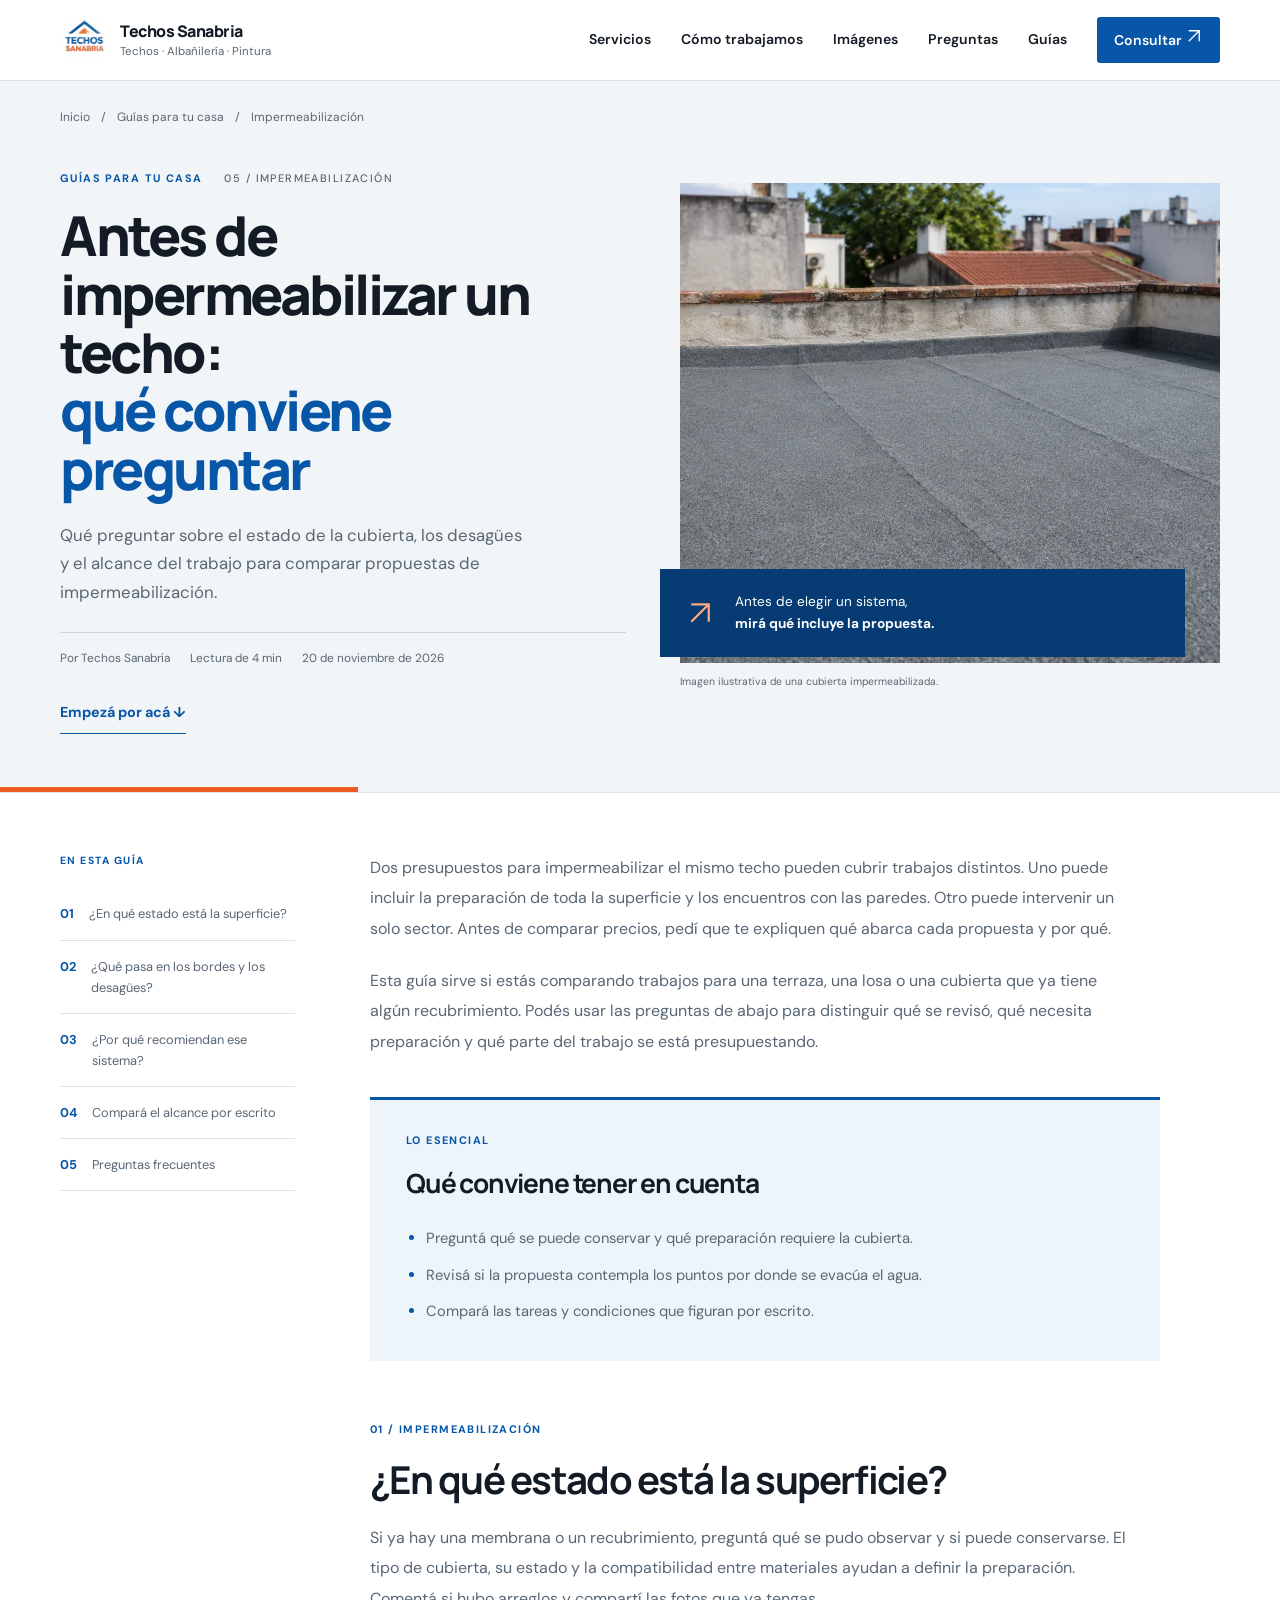
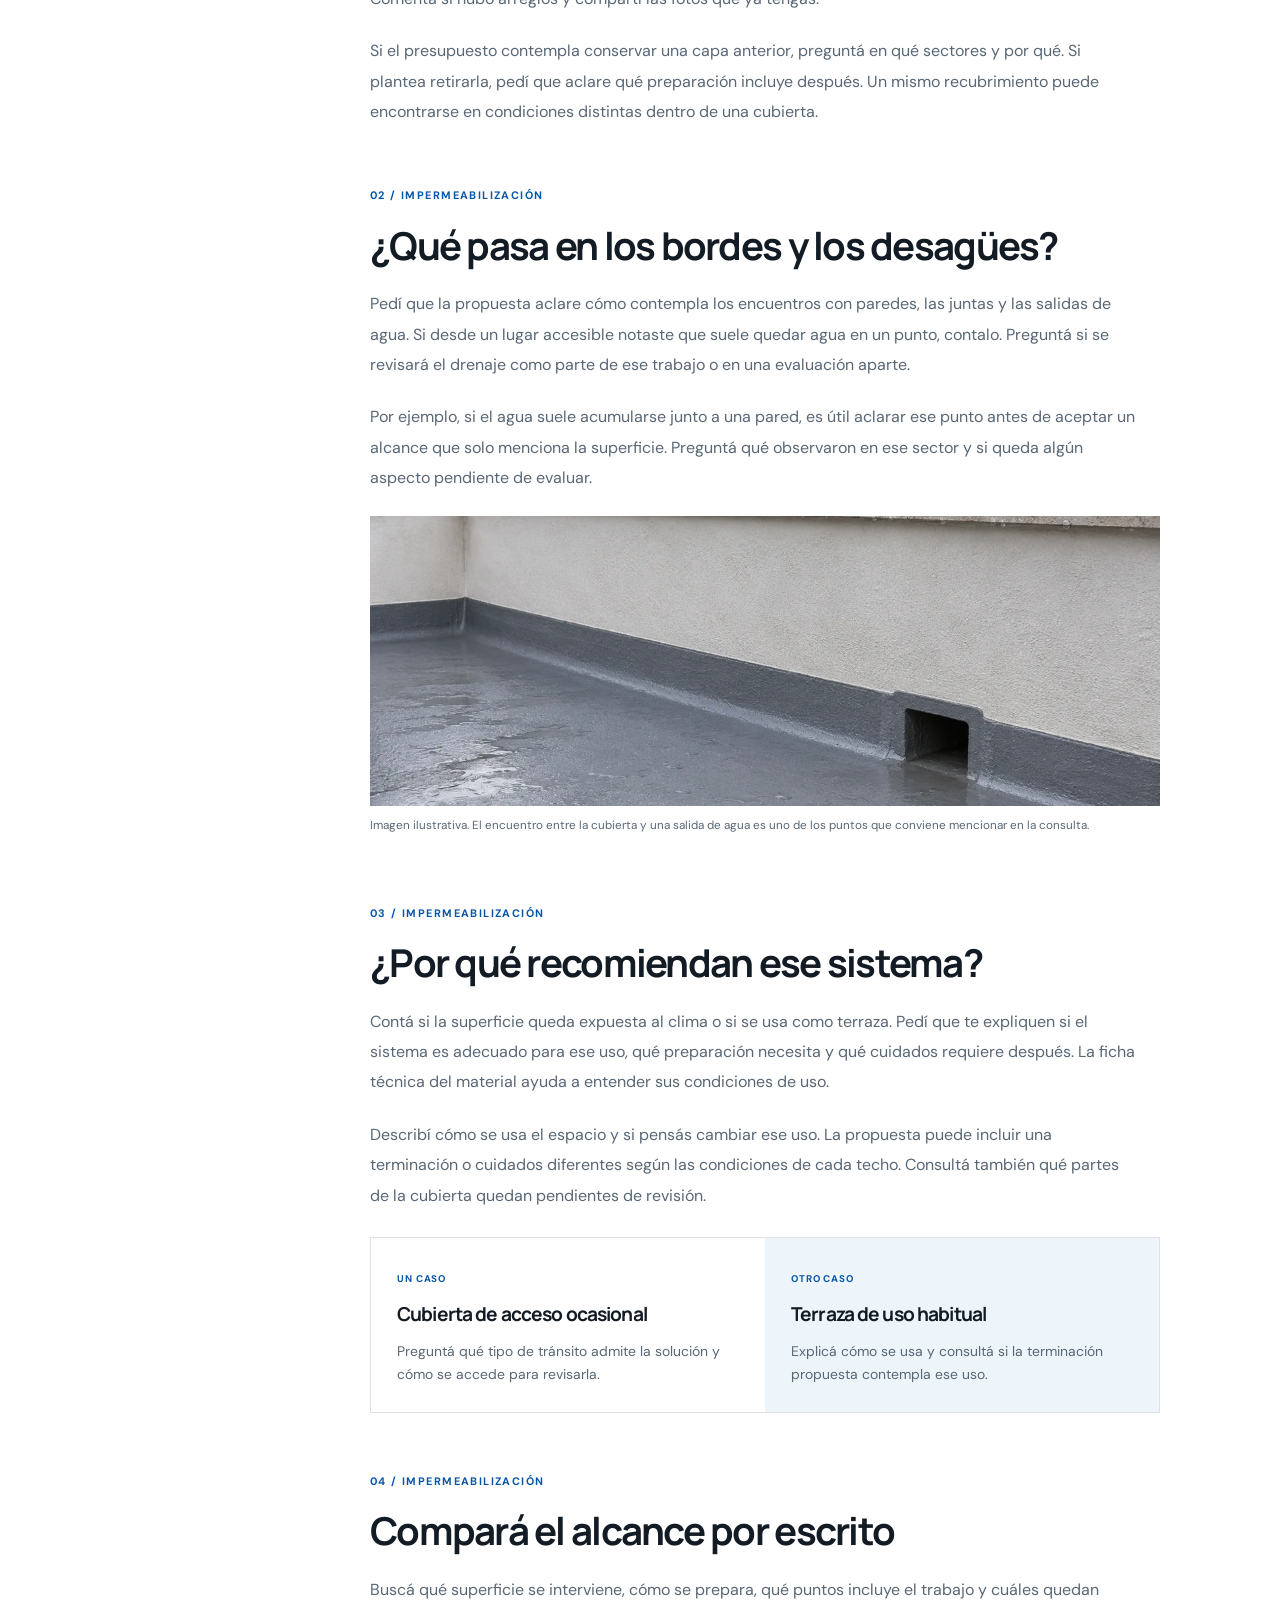
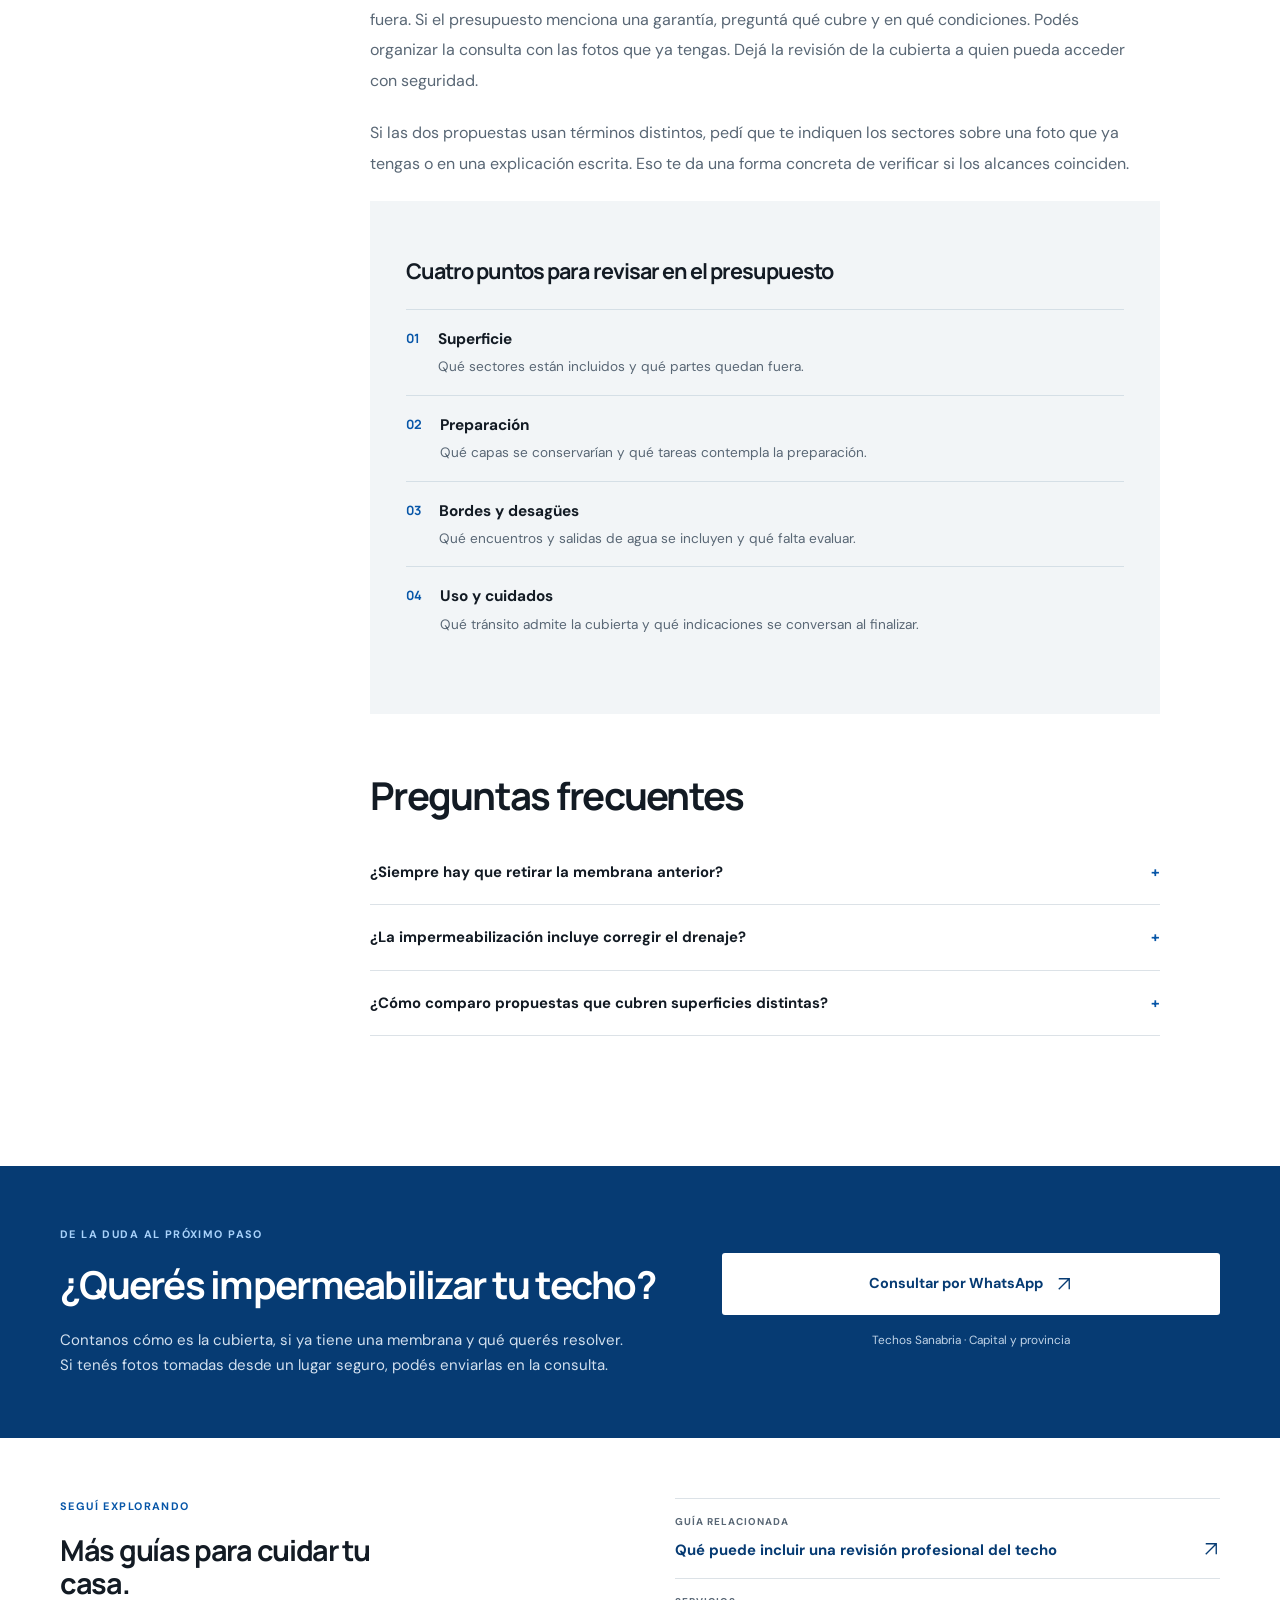
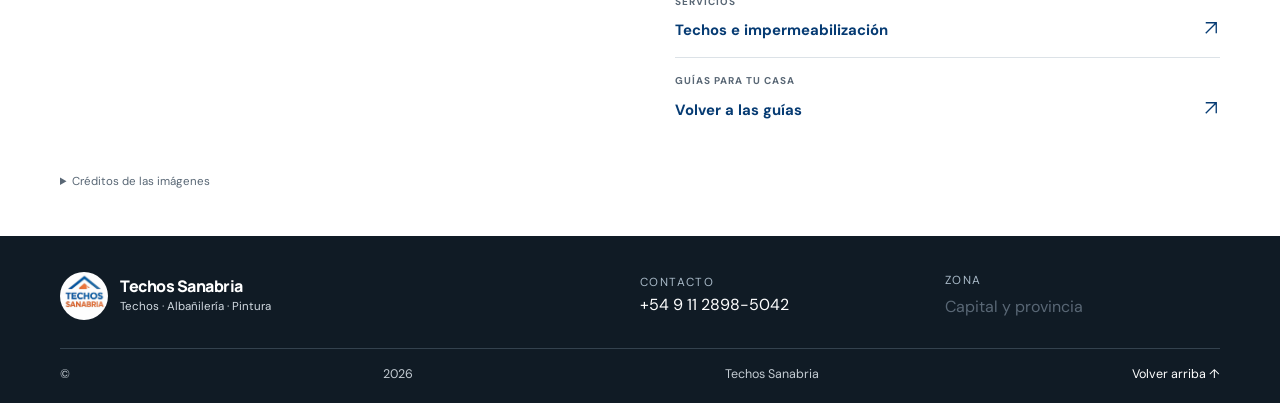
<file: blogs/antes-de-impermeabilizar-un-techo/index.html>
<!doctype html>
<html lang="es-AR">
<head>
  <meta charset="utf-8">
  <meta name="viewport" content="width=device-width, initial-scale=1">
  <title>Antes de impermeabilizar un techo: qué conviene preguntar | Techos Sanabria</title>
  <meta name="description" content="Qué preguntar sobre el estado de la cubierta, los desagües y el alcance del trabajo para comparar propuestas de impermeabilización.">
  <link rel="canonical" href="https://techos-sanabria.com/blogs/antes-de-impermeabilizar-un-techo/">
  <meta property="og:type" content="article">
  <meta property="og:locale" content="es_AR">
  <meta property="og:title" content="Antes de impermeabilizar un techo: qué conviene preguntar">
  <meta property="og:description" content="Qué preguntar sobre el estado de la cubierta, los desagües y el alcance del trabajo para comparar propuestas de impermeabilización.">
  <meta property="og:url" content="https://techos-sanabria.com/blogs/antes-de-impermeabilizar-un-techo/">
  <meta property="og:image" content="https://techos-sanabria.com/images/blog/impermeabilizacion-cubierta.webp">
  <meta property="og:image:alt" content="Cubierta plana con membrana gris y bordes de mampostería">
  <meta name="twitter:card" content="summary_large_image">
  <meta name="twitter:image" content="https://techos-sanabria.com/images/blog/impermeabilizacion-cubierta.webp">
  <meta name="twitter:image:alt" content="Cubierta plana con membrana gris y bordes de mampostería">
  <meta name="twitter:title" content="Antes de impermeabilizar un techo: qué conviene preguntar">
  <meta name="twitter:description" content="Qué preguntar sobre el estado de la cubierta, los desagües y el alcance del trabajo para comparar propuestas de impermeabilización.">
  <link rel="stylesheet" href="../../style.css">
  <link rel="stylesheet" href="../guides.css">
  <script type="application/ld+json">{"@context":"https://schema.org","@type":"BlogPosting","headline":"Antes de impermeabilizar un techo: qué conviene preguntar","description":"Qué preguntar sobre el estado de la cubierta, los desagües y el alcance del trabajo para comparar propuestas de impermeabilización.","url":"https://techos-sanabria.com/blogs/antes-de-impermeabilizar-un-techo/","mainEntityOfPage":"https://techos-sanabria.com/blogs/antes-de-impermeabilizar-un-techo/","inLanguage":"es-AR","datePublished":"2026-11-20","author":{"@type":"Organization","name":"Techos Sanabria","url":"https://techos-sanabria.com/"},"image":["https://techos-sanabria.com/images/blog/impermeabilizacion-cubierta.webp"]}</script>
</head>
<body class="guide-page">
<a class="skip-link" href="#contenido">Ir al contenido principal</a>
<header class="site-header">
    <div class="shell header-inner">
      <a class="brand" href="../../#inicio" aria-label="Techos Sanabria, inicio"><img src="../../images/logo-techos-sanabria.webp" alt="" width="52" height="52"><span><strong>Techos Sanabria</strong><small>Techos · Albañilería · Pintura</small></span></a>
      <button class="menu-toggle" type="button" aria-expanded="false" aria-controls="site-nav" aria-label="Abrir menú"><span></span><span></span><span></span></button>
      <nav class="site-nav" id="site-nav" aria-label="Navegación principal"><a href="../../#servicios">Servicios</a><a href="../../#metodo">Cómo trabajamos</a><a href="../../#imagenes">Imágenes</a><a href="../../#preguntas">Preguntas</a><a href="../">Guías</a><a class="nav-contact" href="../../#contacto">Consultar <svg aria-hidden="true" width="18" height="18" viewBox="0 0 24 24" fill="none" stroke="currentColor" stroke-width="1.8"><path d="M5 19 19 5M5 5h14v14"/></svg></a></nav>
    </div>
  </header>
<main id="contenido"><article>
<section class="guide-hero"><div class="shell">
<nav class="guide-breadcrumb" aria-label="Ruta de navegación"><a href="../../">Inicio</a><span aria-hidden="true">/</span><a href="../">Guías para tu casa</a><span aria-hidden="true">/</span><span>Impermeabilización</span></nav>
<div class="guide-hero-grid"><div class="guide-hero-copy"><p class="guide-kicker">GUÍAS PARA TU CASA <span>05 / IMPERMEABILIZACIÓN</span></p><h1>Antes de impermeabilizar un techo: <em>qué conviene preguntar</em></h1><p class="guide-deck">Qué preguntar sobre el estado de la cubierta, los desagües y el alcance del trabajo para comparar propuestas de impermeabilización.</p><div class="guide-meta"><span>Por Techos Sanabria</span><span>Lectura de 4 min</span><time datetime="2026-11-20">20 de noviembre de 2026</time></div><a class="guide-text-link" href="#superficie">Empezá por acá ↓</a></div><figure class="guide-cover"><img src="../../images/blog/impermeabilizacion-cubierta.webp" width="1440" height="960" alt="Cubierta plana con membrana gris y bordes de mampostería" fetchpriority="high" decoding="async"><div class="guide-cover-label"><svg aria-hidden="true" width="18" height="18" viewBox="0 0 24 24" fill="none" stroke="currentColor" stroke-width="1.8"><path d="M5 19 19 5M5 5h14v14"/></svg><span>Antes de elegir un sistema,<br><strong>mirá qué incluye la propuesta.</strong></span></div><figcaption>Imagen ilustrativa de una cubierta impermeabilizada.</figcaption></figure></div>
</div></section>
<div class="shell guide-layout"><aside class="guide-index" aria-label="Índice de la guía"><p class="guide-kicker">EN ESTA GUÍA</p><a href="#superficie"><span>01</span> ¿En qué estado está la superficie?</a><a href="#desagues"><span>02</span> ¿Qué pasa en los bordes y los desagües?</a><a href="#sistema"><span>03</span> ¿Por qué recomiendan ese sistema?</a><a href="#presupuesto"><span>04</span> Compará el alcance por escrito</a><a href="#preguntas"><span>05</span> Preguntas frecuentes</a></aside><div class="guide-content">
<div class="guide-prose guide-opening"><p>Dos presupuestos para impermeabilizar el mismo techo pueden cubrir trabajos distintos. Uno puede incluir la preparación de toda la superficie y los encuentros con las paredes. Otro puede intervenir un solo sector. Antes de comparar precios, pedí que te expliquen qué abarca cada propuesta y por qué.</p><p>Esta guía sirve si estás comparando trabajos para una terraza, una losa o una cubierta que ya tiene algún recubrimiento. Podés usar las preguntas de abajo para distinguir qué se revisó, qué necesita preparación y qué parte del trabajo se está presupuestando.</p></div>
<aside class="guide-summary"><p class="guide-kicker">LO ESENCIAL</p><h2>Qué conviene tener en cuenta</h2><ul><li>Preguntá qué se puede conservar y qué preparación requiere la cubierta.</li><li>Revisá si la propuesta contempla los puntos por donde se evacúa el agua.</li><li>Compará las tareas y condiciones que figuran por escrito.</li></ul></aside>

<section class="guide-section" id="superficie"><p class="guide-kicker">01 / IMPERMEABILIZACIÓN</p><h2>¿En qué estado está la superficie?</h2><div class="guide-prose"><p>Si ya hay una membrana o un recubrimiento, preguntá qué se pudo observar y si puede conservarse. El tipo de cubierta, su estado y la compatibilidad entre materiales ayudan a definir la preparación. Comentá si hubo arreglos y compartí las fotos que ya tengas.</p><p>Si el presupuesto contempla conservar una capa anterior, preguntá en qué sectores y por qué. Si plantea retirarla, pedí que aclare qué preparación incluye después. Un mismo recubrimiento puede encontrarse en condiciones distintas dentro de una cubierta.</p></div></section>
<section class="guide-section" id="desagues"><p class="guide-kicker">02 / IMPERMEABILIZACIÓN</p><h2>¿Qué pasa en los bordes y los desagües?</h2><div class="guide-prose"><p>Pedí que la propuesta aclare cómo contempla los encuentros con paredes, las juntas y las salidas de agua. Si desde un lugar accesible notaste que suele quedar agua en un punto, contalo. Preguntá si se revisará el drenaje como parte de ese trabajo o en una evaluación aparte.</p><p>Por ejemplo, si el agua suele acumularse junto a una pared, es útil aclarar ese punto antes de aceptar un alcance que solo menciona la superficie. Preguntá qué observaron en ese sector y si queda algún aspecto pendiente de evaluar.</p></div><figure class="guide-detail-photo"><img src="../../images/blog/impermeabilizacion-desague.webp" width="1200" height="800" alt="Salida de agua junto al encuentro entre una cubierta plana y el borde de mampostería" loading="lazy" decoding="async"><figcaption>Imagen ilustrativa. El encuentro entre la cubierta y una salida de agua es uno de los puntos que conviene mencionar en la consulta.</figcaption></figure></section>
<section class="guide-section" id="sistema"><p class="guide-kicker">03 / IMPERMEABILIZACIÓN</p><h2>¿Por qué recomiendan ese sistema?</h2><div class="guide-prose"><p>Contá si la superficie queda expuesta al clima o si se usa como terraza. Pedí que te expliquen si el sistema es adecuado para ese uso, qué preparación necesita y qué cuidados requiere después. La ficha técnica del material ayuda a entender sus condiciones de uso.</p><p>Describí cómo se usa el espacio y si pensás cambiar ese uso. La propuesta puede incluir una terminación o cuidados diferentes según las condiciones de cada techo. Consultá también qué partes de la cubierta quedan pendientes de revisión.</p></div><div class="guide-comparison"><div><span class="guide-small-label">UN CASO</span><h3>Cubierta de acceso ocasional</h3><p>Preguntá qué tipo de tránsito admite la solución y cómo se accede para revisarla.</p></div><div><span class="guide-small-label">OTRO CASO</span><h3>Terraza de uso habitual</h3><p>Explicá cómo se usa y consultá si la terminación propuesta contempla ese uso.</p></div></div></section>
<section class="guide-section" id="presupuesto"><p class="guide-kicker">04 / IMPERMEABILIZACIÓN</p><h2>Compará el alcance por escrito</h2><div class="guide-prose"><p>Buscá qué superficie se interviene, cómo se prepara, qué puntos incluye el trabajo y cuáles quedan fuera. Si el presupuesto menciona una garantía, preguntá qué cubre y en qué condiciones. Podés organizar la consulta con las fotos que ya tengas. Dejá la revisión de la cubierta a quien pueda acceder con seguridad.</p><p>Si las dos propuestas usan términos distintos, pedí que te indiquen los sectores sobre una foto que ya tengas o en una explicación escrita. Eso te da una forma concreta de verificar si los alcances coinciden.</p></div><div class="guide-checklist"><h3>Cuatro puntos para revisar en el presupuesto</h3><ol><li><span aria-hidden="true">01</span><div><strong>Superficie</strong><p>Qué sectores están incluidos y qué partes quedan fuera.</p></div></li><li><span aria-hidden="true">02</span><div><strong>Preparación</strong><p>Qué capas se conservarían y qué tareas contempla la preparación.</p></div></li><li><span aria-hidden="true">03</span><div><strong>Bordes y desagües</strong><p>Qué encuentros y salidas de agua se incluyen y qué falta evaluar.</p></div></li><li><span aria-hidden="true">04</span><div><strong>Uso y cuidados</strong><p>Qué tránsito admite la cubierta y qué indicaciones se conversan al finalizar.</p></div></li></ol></div></section>
<section class="guide-section guide-faq" id="preguntas"><h2>Preguntas frecuentes</h2>
<details><summary>¿Siempre hay que retirar la membrana anterior?</summary><p>Depende del estado de la capa existente y de la compatibilidad con el sistema nuevo. Pedí que te expliquen qué se conservaría y por qué.</p></details>
<details><summary>¿La impermeabilización incluye corregir el drenaje?</summary><p>Depende del alcance acordado. Si hay agua acumulada, preguntá cómo se evaluará ese punto y si su corrección figura en la propuesta.</p></details>
<details><summary>¿Cómo comparo propuestas que cubren superficies distintas?</summary><p>Pedí que detallen los sectores incluidos y los encuentros que contempla cada una. Revisá esa diferencia antes de comparar los importes.</p></details>
</section>
</div></div>
<section class="guide-contact"><div class="shell guide-contact-grid"><div><p class="guide-kicker">DE LA DUDA AL PRÓXIMO PASO</p><h2>¿Querés impermeabilizar tu techo?</h2><p>Contanos cómo es la cubierta, si ya tiene una membrana y qué querés resolver. Si tenés fotos tomadas desde un lugar seguro, podés enviarlas en la consulta.</p></div><div><a class="button" href="https://wa.me/5491128985042?text=Hola%2C%20le%C3%AD%20la%20gu%C3%ADa%20sobre%20impermeabilizaci%C3%B3n%20de%20techos.%20Quisiera%20consultar%20qu%C3%A9%20trabajo%20conviene%20evaluar%20para%20mi%20techo.%20Mi%20zona%20es%3A%20" target="_blank" rel="noopener noreferrer">Consultar por WhatsApp <svg aria-hidden="true" width="18" height="18" viewBox="0 0 24 24" fill="none" stroke="currentColor" stroke-width="1.8"><path d="M5 19 19 5M5 5h14v14"/></svg></a><span class="guide-contact-caption">Techos Sanabria · Capital y provincia</span></div></div></section>
<section class="shell guide-related" aria-label="Lecturas y servicios relacionados"><div><p class="guide-kicker">SEGUÍ EXPLORANDO</p><h2>Más guías para cuidar tu casa.</h2></div><div class="guide-related-links"><a href="../revision-profesional-del-techo/"><span>Guía relacionada</span>Qué puede incluir una revisión profesional del techo <svg aria-hidden="true" width="18" height="18" viewBox="0 0 24 24" fill="none" stroke="currentColor" stroke-width="1.8"><path d="M5 19 19 5M5 5h14v14"/></svg></a><a href="../../#servicios"><span>Servicios</span>Techos e impermeabilización <svg aria-hidden="true" width="18" height="18" viewBox="0 0 24 24" fill="none" stroke="currentColor" stroke-width="1.8"><path d="M5 19 19 5M5 5h14v14"/></svg></a><a href="../"><span>Guías para tu casa</span>Volver a las guías <svg aria-hidden="true" width="18" height="18" viewBox="0 0 24 24" fill="none" stroke="currentColor" stroke-width="1.8"><path d="M5 19 19 5M5 5h14v14"/></svg></a></div></section>
<div class="shell guide-credits"><details><summary>Créditos de las imágenes</summary><p>Imágenes ilustrativas generadas para esta guía. No corresponden a trabajos de Techos Sanabria.</p></details></div>
</article></main>
<footer class="site-footer">
      <div class="shell footer-inner"><a class="brand footer-brand" href="../../#inicio"><img src="../../images/logo-techos-sanabria.webp" alt="" width="44" height="44" loading="lazy" decoding="async"><span><strong>Techos Sanabria</strong><small>Techos · Albañilería · Pintura</small></span></a><div><span>Contacto</span><a href="tel:+5491128985042">+54 9 11 2898-5042</a></div><div><span>Zona</span><p>Capital y provincia</p></div></div>
      <div class="shell footer-bottom">© <span id="currentYear">2026</span> Techos Sanabria <a href="../../#inicio">Volver arriba ↑</a></div>
    </footer>
<script src="../../script.js" defer></script>
</body>
</html>
</file>
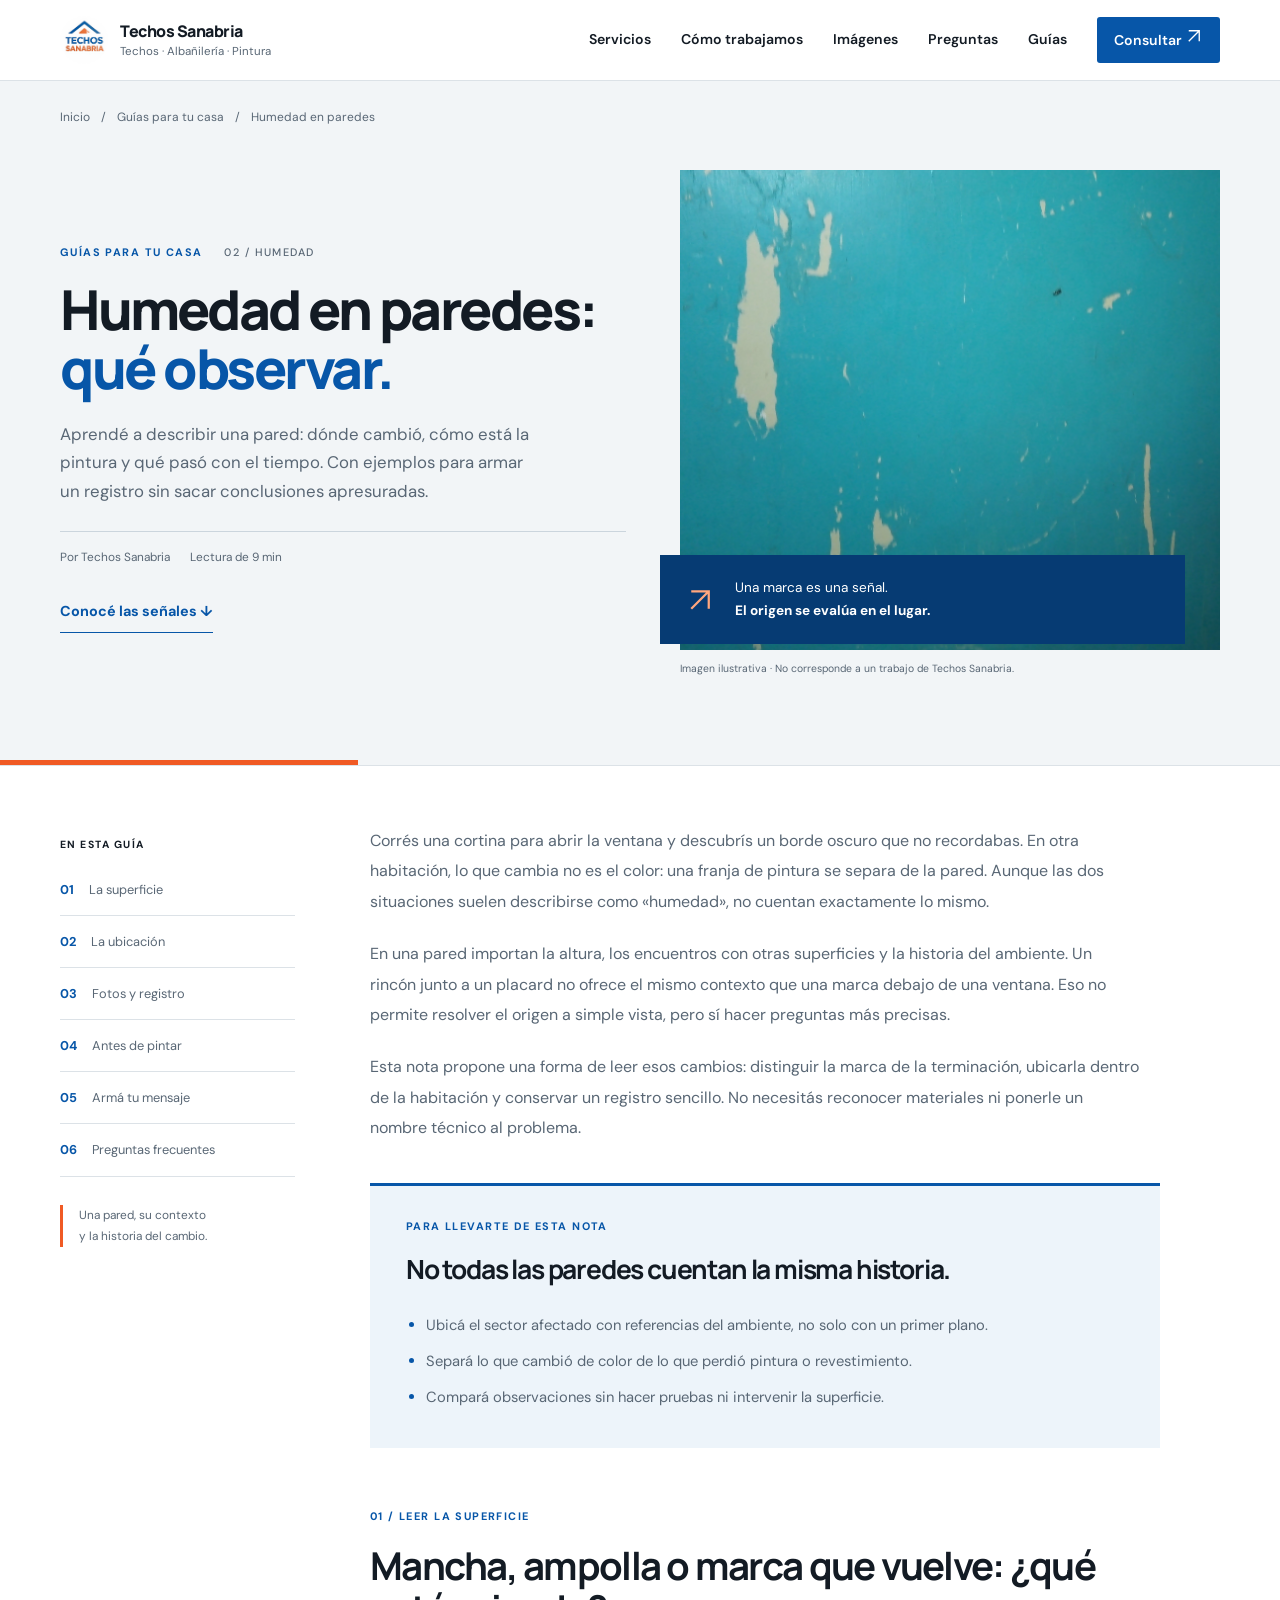
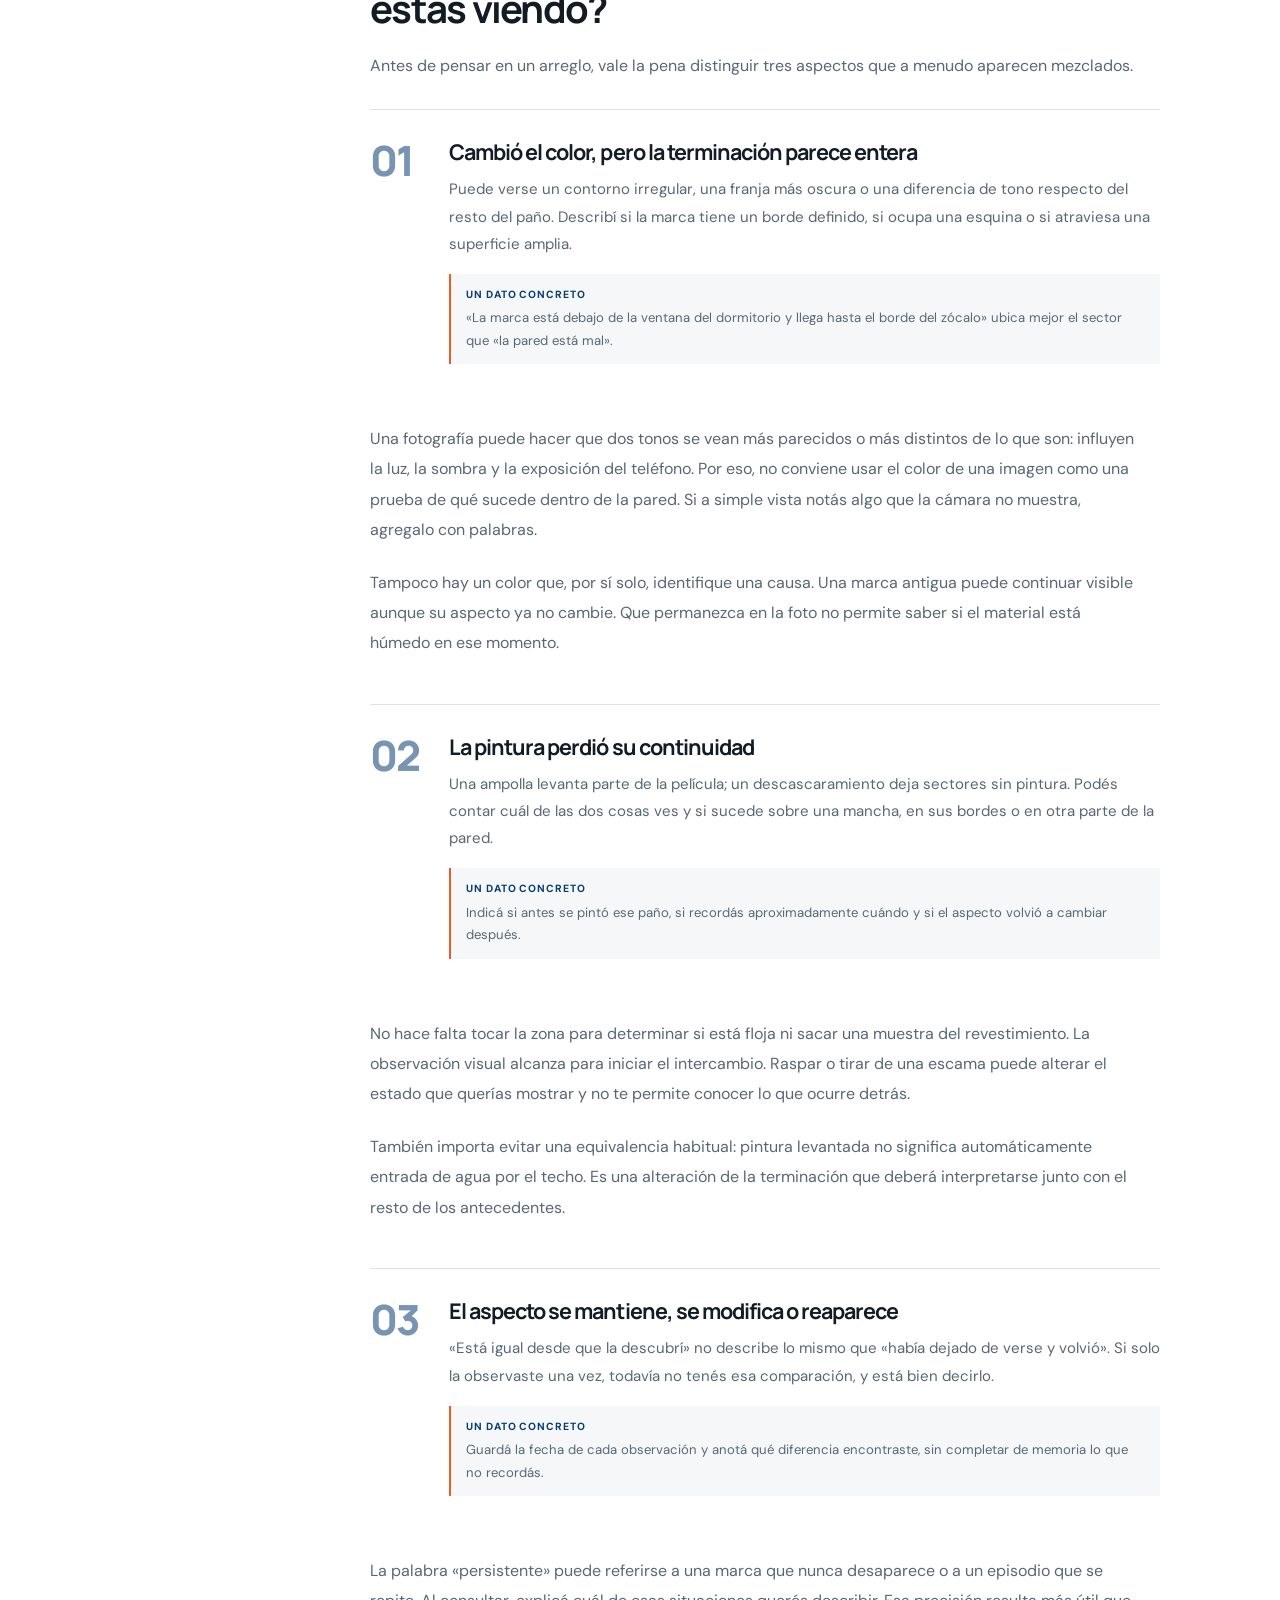
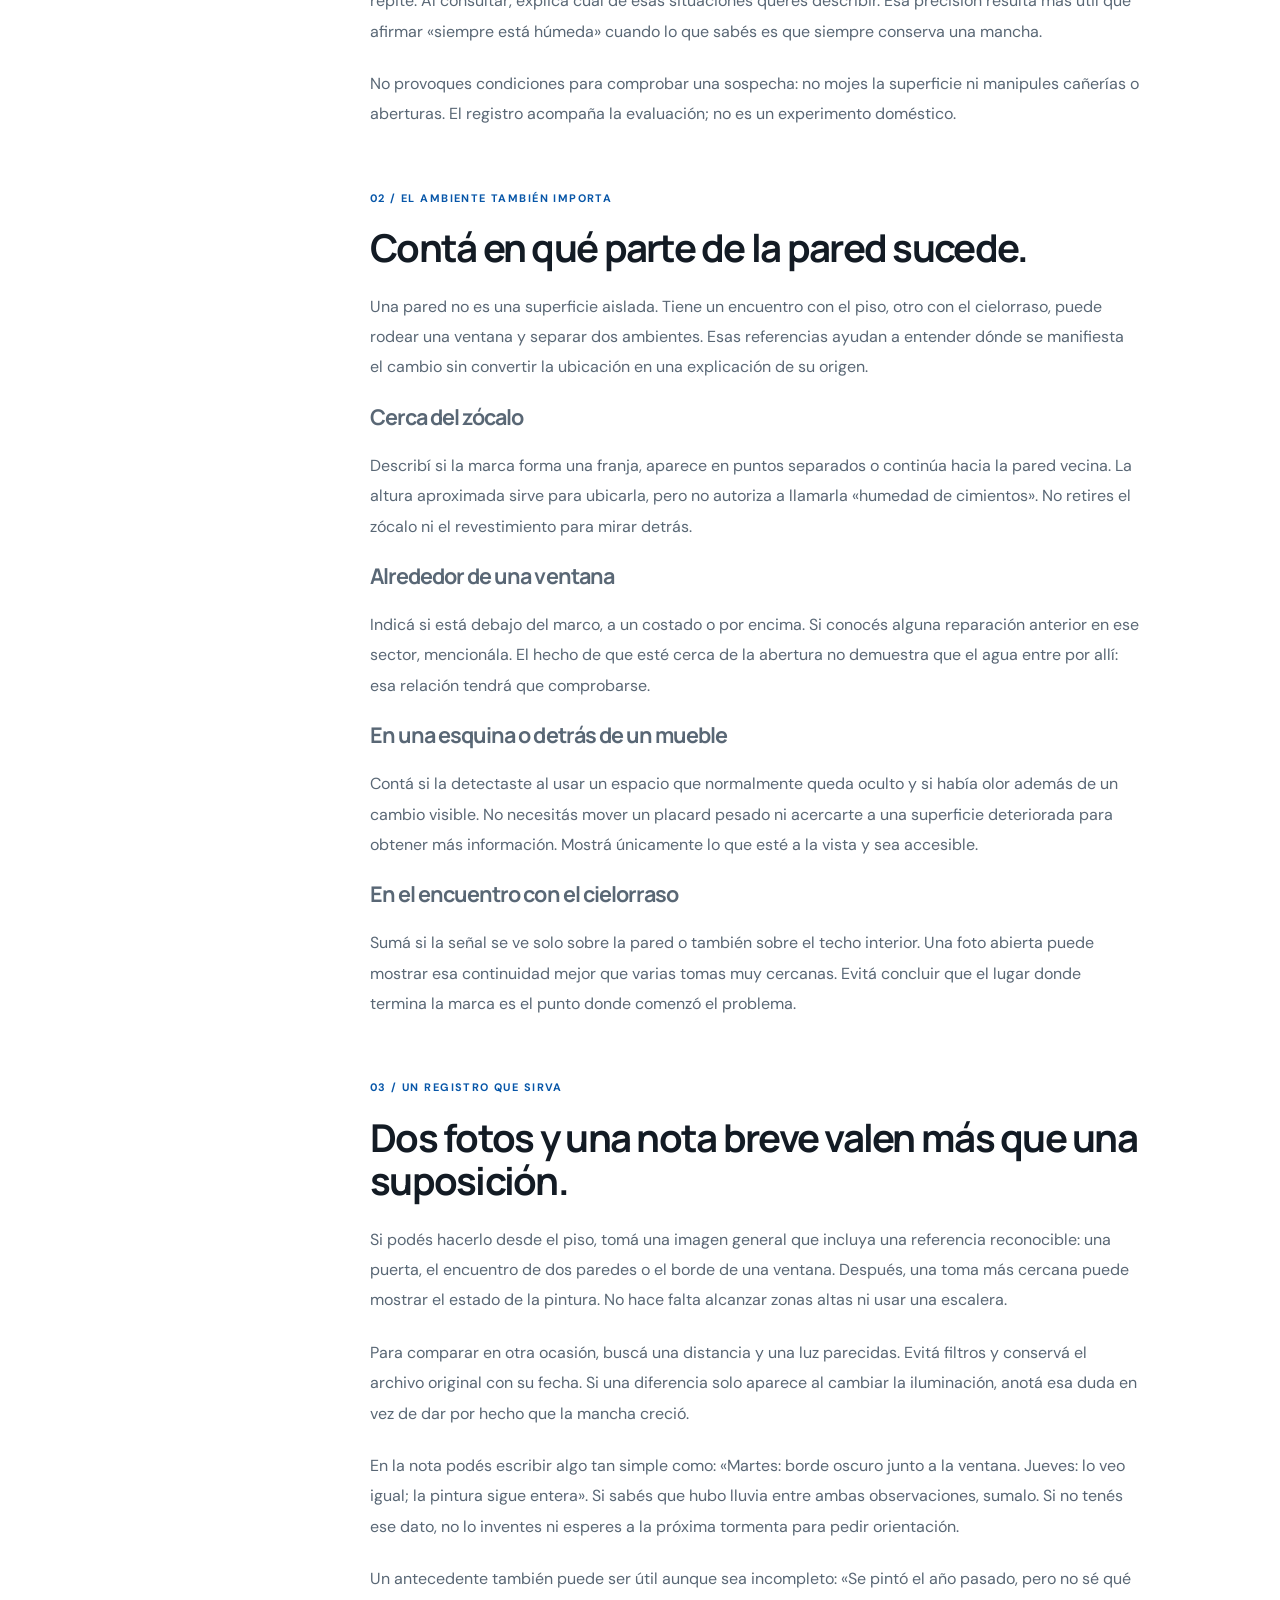
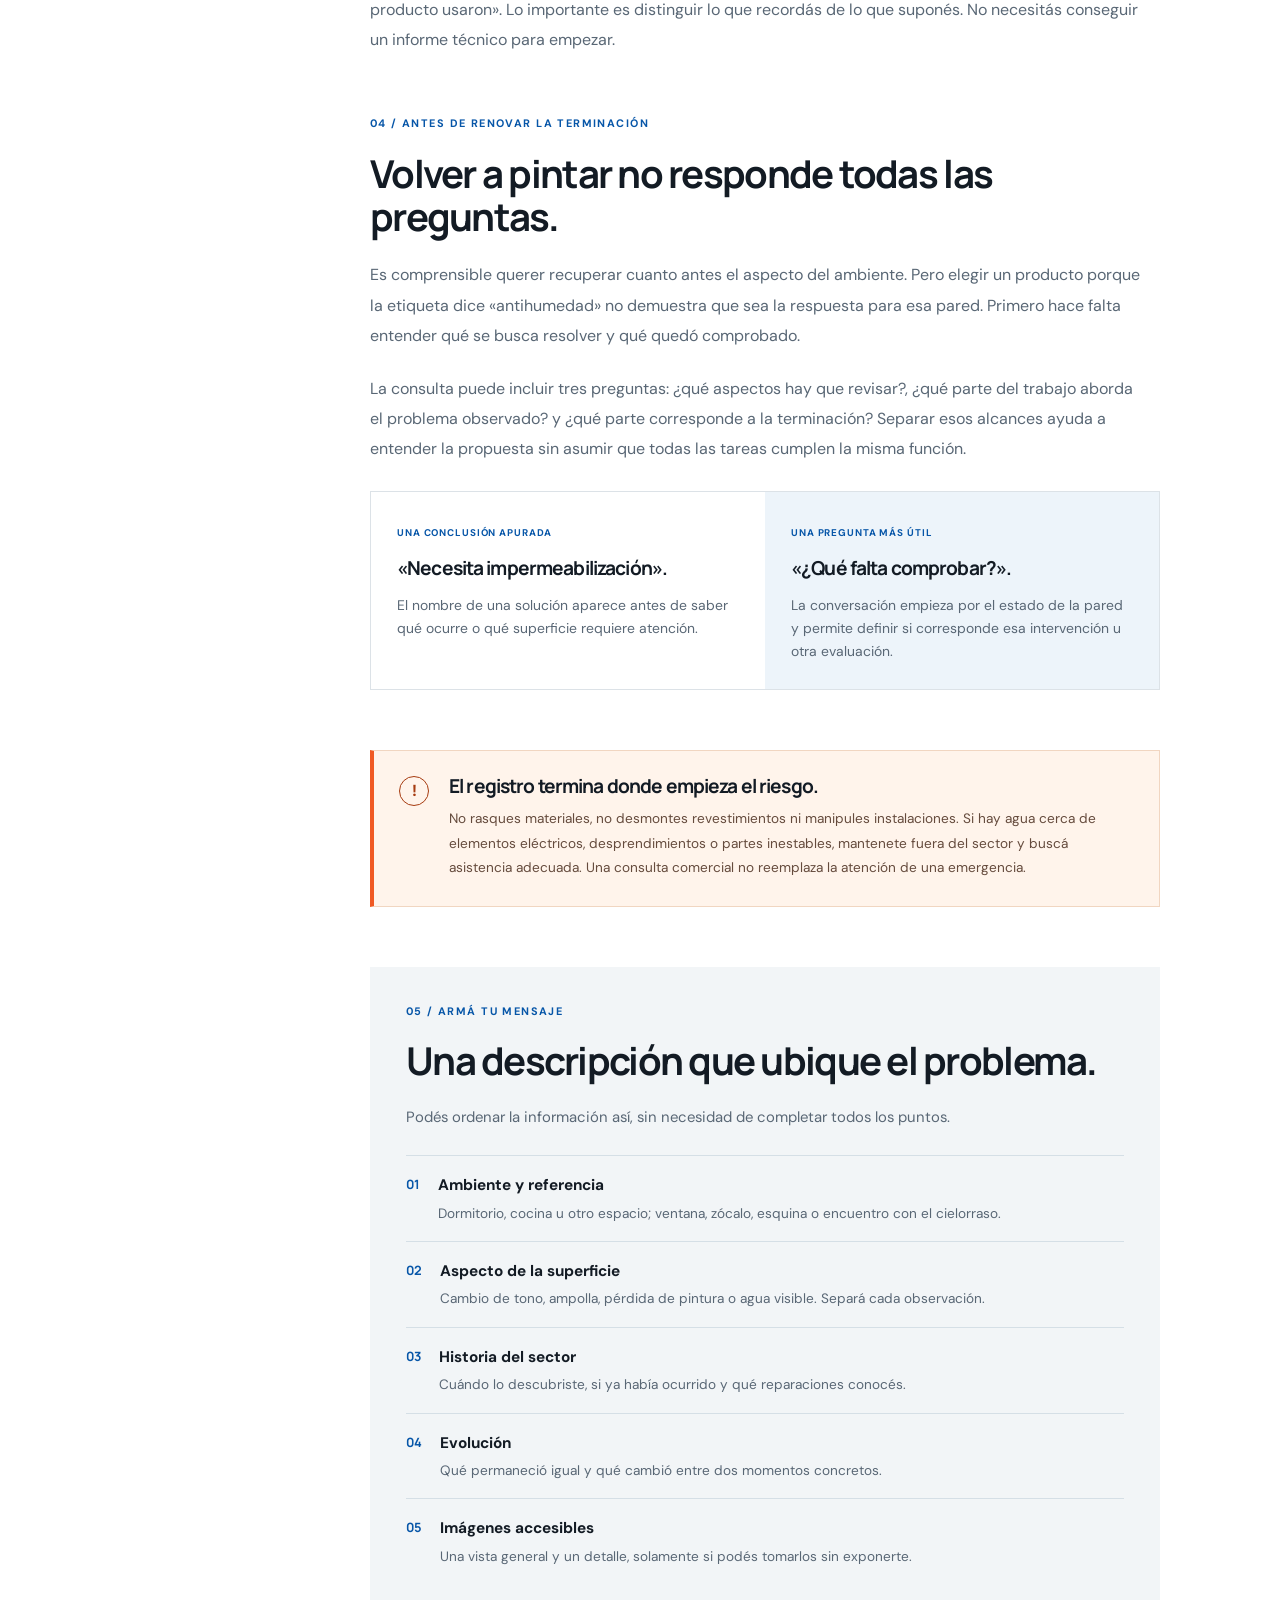
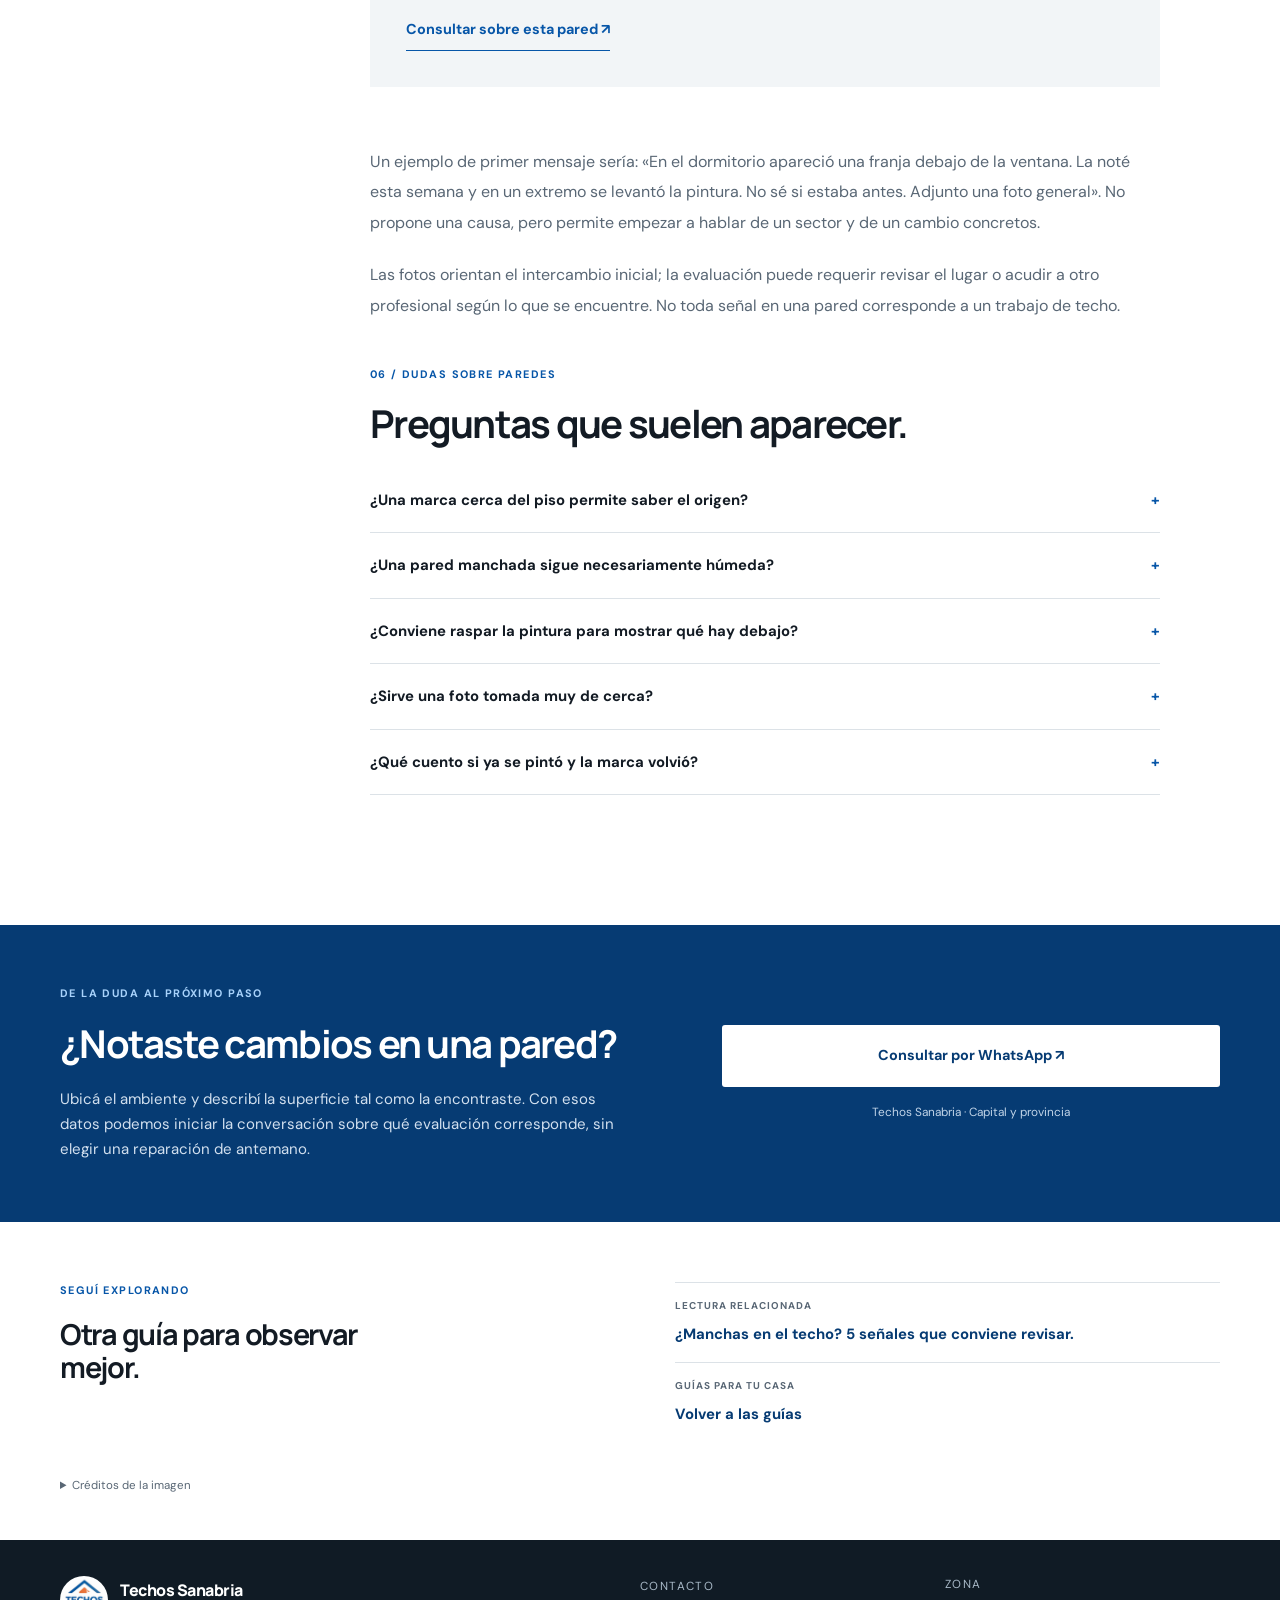
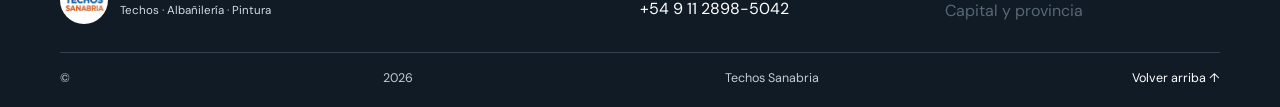
<file: blogs/humedad-en-paredes-que-observar/index.html>
<!doctype html><html lang="es-AR"><head><meta charset="utf-8"><meta name="viewport" content="width=device-width, initial-scale=1"><title>Humedad en paredes: qué observar | Techos Sanabria</title><meta name="description" content="Cómo describir manchas y pintura desprendida en paredes: ubicación, antecedentes y fotos comparables. Ejemplos para ordenar la consulta sin diagnosticar el origen."><link rel="canonical" href="https://techos-sanabria.com/blogs/humedad-en-paredes-que-observar/"><meta property="og:type" content="article"><meta property="og:title" content="Humedad en paredes: qué observar | Techos Sanabria"><meta property="og:description" content="Cómo describir manchas y pintura desprendida en paredes: ubicación, antecedentes y fotos comparables. Ejemplos para ordenar la consulta sin diagnosticar el origen."><meta property="og:url" content="https://techos-sanabria.com/blogs/humedad-en-paredes-que-observar/"><meta property="og:image" content="https://techos-sanabria.com/images/blog/humedad-pared-pintura.jpg"><meta name="twitter:card" content="summary_large_image"><meta name="twitter:title" content="Humedad en paredes: qué observar | Techos Sanabria"><meta name="twitter:description" content="Cómo describir manchas y pintura desprendida en paredes: ubicación, antecedentes y fotos comparables. Ejemplos para ordenar la consulta sin diagnosticar el origen."><meta name="twitter:image" content="https://techos-sanabria.com/images/blog/humedad-pared-pintura.jpg"><link rel="stylesheet" href="../../style.css"><link rel="stylesheet" href="../guides.css"><script type="application/ld+json">{"@context": "https://schema.org", "@type": "Article", "headline": "Humedad en paredes: qué observar", "description": "Cómo describir manchas y pintura desprendida en paredes: ubicación, antecedentes y fotos comparables. Ejemplos para ordenar la consulta sin diagnosticar el origen.", "author": {"@type": "Organization", "name": "Techos Sanabria"}, "mainEntityOfPage": "https://techos-sanabria.com/blogs/humedad-en-paredes-que-observar/", "image": "https://techos-sanabria.com/images/blog/humedad-pared-pintura.jpg", "inLanguage": "es-AR"}</script></head><body class="guide-page"><a class="skip-link" href="#contenido">Saltar al contenido</a>
<header class="site-header">
    <div class="shell header-inner">
      <a class="brand" href="../../#inicio" aria-label="Techos Sanabria, inicio"><img src="../../images/logo-techos-sanabria.webp" alt="" width="52" height="52"><span><strong>Techos Sanabria</strong><small>Techos · Albañilería · Pintura</small></span></a>
      <button class="menu-toggle" type="button" aria-expanded="false" aria-controls="site-nav" aria-label="Abrir menú"><span></span><span></span><span></span></button>
      <nav class="site-nav" id="site-nav" aria-label="Navegación principal"><a href="../../#servicios">Servicios</a><a href="../../#metodo">Cómo trabajamos</a><a href="../../#imagenes">Imágenes</a><a href="../../#preguntas">Preguntas</a><a href="../">Guías</a><a class="nav-contact" href="../../#contacto">Consultar <svg aria-hidden="true" width="18" height="18" viewBox="0 0 24 24" fill="none" stroke="currentColor" stroke-width="1.8"><path d="M5 19 19 5M5 5h14v14"/></svg></a></nav>
    </div>
  </header>
<main id="contenido"><article><section class="guide-hero"><div class="shell"><nav class="guide-breadcrumb" aria-label="Ruta de navegación"><a href="../../">Inicio</a><span aria-hidden="true">/</span><a href="../">Guías para tu casa</a><span aria-hidden="true">/</span><span>Humedad en paredes</span></nav><div class="guide-hero-grid"><div class="guide-hero-copy"><p class="guide-kicker">GUÍAS PARA TU CASA <span>02 / HUMEDAD</span></p><h1>Humedad en paredes: <em>qué observar.</em></h1><p class="guide-deck">Aprendé a describir una pared: dónde cambió, cómo está la pintura y qué pasó con el tiempo. Con ejemplos para armar un registro sin sacar conclusiones apresuradas.</p><div class="guide-meta"><span>Por Techos Sanabria</span><span>Lectura de 9 min</span></div><a class="guide-text-link" href="#senales">Conocé las señales ↓</a></div><figure class="guide-cover"><img src="../../images/blog/humedad-pared-pintura.jpg" width="2182" height="2420" alt="Pared turquesa con sectores de pintura desprendida; imagen ilustrativa que no identifica la causa" fetchpriority="high" decoding="async"><div class="guide-cover-label"><svg aria-hidden="true" width="18" height="18" viewBox="0 0 24 24" fill="none" stroke="currentColor" stroke-width="1.8"><path d="M5 19 19 5M5 5h14v14"/></svg><span>Una marca es una señal.<br><strong>El origen se evalúa en el lugar.</strong></span></div><figcaption>Imagen ilustrativa · No corresponde a un trabajo de Techos Sanabria.</figcaption></figure></div></div></section><div class="shell guide-layout"><aside class="guide-index" aria-label="Índice de la guía"><p>EN ESTA GUÍA</p><a href="#senales"><span>01</span> La superficie</a><a href="#ubicacion"><span>02</span> La ubicación</a><a href="#registro"><span>03</span> Fotos y registro</a><a href="#antes-de-actuar"><span>04</span> Antes de pintar</a><a href="#checklist"><span>05</span> Armá tu mensaje</a><a href="#preguntas-guia"><span>06</span> Preguntas frecuentes</a><div class="guide-index-note">Una pared, su contexto<br>y la historia del cambio.</div></aside><div class="guide-content">
<div class="guide-prose guide-opening"><p>Corrés una cortina para abrir la ventana y descubrís un borde oscuro que no recordabas. En otra habitación, lo que cambia no es el color: una franja de pintura se separa de la pared. Aunque las dos situaciones suelen describirse como «humedad», no cuentan exactamente lo mismo.</p><p>En una pared importan la altura, los encuentros con otras superficies y la historia del ambiente. Un rincón junto a un placard no ofrece el mismo contexto que una marca debajo de una ventana. Eso no permite resolver el origen a simple vista, pero sí hacer preguntas más precisas.</p><p>Esta nota propone una forma de leer esos cambios: distinguir la marca de la terminación, ubicarla dentro de la habitación y conservar un registro sencillo. No necesitás reconocer materiales ni ponerle un nombre técnico al problema.</p></div>
<div class="guide-summary"><p class="guide-kicker">PARA LLEVARTE DE ESTA NOTA</p><h2>No todas las paredes cuentan la misma historia.</h2><ul><li>Ubicá el sector afectado con referencias del ambiente, no solo con un primer plano.</li><li>Separá lo que cambió de color de lo que perdió pintura o revestimiento.</li><li>Compará observaciones sin hacer pruebas ni intervenir la superficie.</li></ul></div>
<section id="senales" class="guide-section"><p class="guide-kicker">01 / LEER LA SUPERFICIE</p><h2>Mancha, ampolla o marca que vuelve: ¿qué estás viendo?</h2><p class="guide-intro">Antes de pensar en un arreglo, vale la pena distinguir tres aspectos que a menudo aparecen mezclados.</p>
<section class="guide-sign"><span class="guide-sign-number">01</span><div><h3>Cambió el color, pero la terminación parece entera</h3><p>Puede verse un contorno irregular, una franja más oscura o una diferencia de tono respecto del resto del paño. Describí si la marca tiene un borde definido, si ocupa una esquina o si atraviesa una superficie amplia.</p><p class="guide-observe"><strong>Un dato concreto</strong>«La marca está debajo de la ventana del dormitorio y llega hasta el borde del zócalo» ubica mejor el sector que «la pared está mal».</p></div></section>
<div class="guide-prose guide-interlude"><p>Una fotografía puede hacer que dos tonos se vean más parecidos o más distintos de lo que son: influyen la luz, la sombra y la exposición del teléfono. Por eso, no conviene usar el color de una imagen como una prueba de qué sucede dentro de la pared. Si a simple vista notás algo que la cámara no muestra, agregalo con palabras.</p><p>Tampoco hay un color que, por sí solo, identifique una causa. Una marca antigua puede continuar visible aunque su aspecto ya no cambie. Que permanezca en la foto no permite saber si el material está húmedo en ese momento.</p></div>
<section class="guide-sign"><span class="guide-sign-number">02</span><div><h3>La pintura perdió su continuidad</h3><p>Una ampolla levanta parte de la película; un descascaramiento deja sectores sin pintura. Podés contar cuál de las dos cosas ves y si sucede sobre una mancha, en sus bordes o en otra parte de la pared.</p><p class="guide-observe"><strong>Un dato concreto</strong>Indicá si antes se pintó ese paño, si recordás aproximadamente cuándo y si el aspecto volvió a cambiar después.</p></div></section>
<div class="guide-prose guide-interlude"><p>No hace falta tocar la zona para determinar si está floja ni sacar una muestra del revestimiento. La observación visual alcanza para iniciar el intercambio. Raspar o tirar de una escama puede alterar el estado que querías mostrar y no te permite conocer lo que ocurre detrás.</p><p>También importa evitar una equivalencia habitual: pintura levantada no significa automáticamente entrada de agua por el techo. Es una alteración de la terminación que deberá interpretarse junto con el resto de los antecedentes.</p></div>
<section class="guide-sign"><span class="guide-sign-number">03</span><div><h3>El aspecto se mantiene, se modifica o reaparece</h3><p>«Está igual desde que la descubrí» no describe lo mismo que «había dejado de verse y volvió». Si solo la observaste una vez, todavía no tenés esa comparación, y está bien decirlo.</p><p class="guide-observe"><strong>Un dato concreto</strong>Guardá la fecha de cada observación y anotá qué diferencia encontraste, sin completar de memoria lo que no recordás.</p></div></section>
<div class="guide-prose guide-interlude"><p>La palabra «persistente» puede referirse a una marca que nunca desaparece o a un episodio que se repite. Al consultar, explicá cuál de esas situaciones querés describir. Esa precisión resulta más útil que afirmar «siempre está húmeda» cuando lo que sabés es que siempre conserva una mancha.</p><p>No provoques condiciones para comprobar una sospecha: no mojes la superficie ni manipules cañerías o aberturas. El registro acompaña la evaluación; no es un experimento doméstico.</p></div></section>
<section id="ubicacion" class="guide-section"><p class="guide-kicker">02 / EL AMBIENTE TAMBIÉN IMPORTA</p><h2>Contá en qué parte de la pared sucede.</h2><div class="guide-prose"><p>Una pared no es una superficie aislada. Tiene un encuentro con el piso, otro con el cielorraso, puede rodear una ventana y separar dos ambientes. Esas referencias ayudan a entender dónde se manifiesta el cambio sin convertir la ubicación en una explicación de su origen.</p><h3>Cerca del zócalo</h3><p>Describí si la marca forma una franja, aparece en puntos separados o continúa hacia la pared vecina. La altura aproximada sirve para ubicarla, pero no autoriza a llamarla «humedad de cimientos». No retires el zócalo ni el revestimiento para mirar detrás.</p><h3>Alrededor de una ventana</h3><p>Indicá si está debajo del marco, a un costado o por encima. Si conocés alguna reparación anterior en ese sector, mencionála. El hecho de que esté cerca de la abertura no demuestra que el agua entre por allí: esa relación tendrá que comprobarse.</p><h3>En una esquina o detrás de un mueble</h3><p>Contá si la detectaste al usar un espacio que normalmente queda oculto y si había olor además de un cambio visible. No necesitás mover un placard pesado ni acercarte a una superficie deteriorada para obtener más información. Mostrá únicamente lo que esté a la vista y sea accesible.</p><h3>En el encuentro con el cielorraso</h3><p>Sumá si la señal se ve solo sobre la pared o también sobre el techo interior. Una foto abierta puede mostrar esa continuidad mejor que varias tomas muy cercanas. Evitá concluir que el lugar donde termina la marca es el punto donde comenzó el problema.</p></div></section>
<section id="registro" class="guide-section"><p class="guide-kicker">03 / UN REGISTRO QUE SIRVA</p><h2>Dos fotos y una nota breve valen más que una suposición.</h2><div class="guide-prose"><p>Si podés hacerlo desde el piso, tomá una imagen general que incluya una referencia reconocible: una puerta, el encuentro de dos paredes o el borde de una ventana. Después, una toma más cercana puede mostrar el estado de la pintura. No hace falta alcanzar zonas altas ni usar una escalera.</p><p>Para comparar en otra ocasión, buscá una distancia y una luz parecidas. Evitá filtros y conservá el archivo original con su fecha. Si una diferencia solo aparece al cambiar la iluminación, anotá esa duda en vez de dar por hecho que la mancha creció.</p><p>En la nota podés escribir algo tan simple como: «Martes: borde oscuro junto a la ventana. Jueves: lo veo igual; la pintura sigue entera». Si sabés que hubo lluvia entre ambas observaciones, sumalo. Si no tenés ese dato, no lo inventes ni esperes a la próxima tormenta para pedir orientación.</p><p>Un antecedente también puede ser útil aunque sea incompleto: «Se pintó el año pasado, pero no sé qué producto usaron». Lo importante es distinguir lo que recordás de lo que suponés. No necesitás conseguir un informe técnico para empezar.</p></div></section>
<section id="antes-de-actuar" class="guide-section"><p class="guide-kicker">04 / ANTES DE RENOVAR LA TERMINACIÓN</p><h2>Volver a pintar no responde todas las preguntas.</h2><div class="guide-prose"><p>Es comprensible querer recuperar cuanto antes el aspecto del ambiente. Pero elegir un producto porque la etiqueta dice «antihumedad» no demuestra que sea la respuesta para esa pared. Primero hace falta entender qué se busca resolver y qué quedó comprobado.</p><p>La consulta puede incluir tres preguntas: ¿qué aspectos hay que revisar?, ¿qué parte del trabajo aborda el problema observado? y ¿qué parte corresponde a la terminación? Separar esos alcances ayuda a entender la propuesta sin asumir que todas las tareas cumplen la misma función.</p></div><div class="guide-comparison"><div><span class="guide-small-label">UNA CONCLUSIÓN APURADA</span><h3>«Necesita impermeabilización».</h3><p>El nombre de una solución aparece antes de saber qué ocurre o qué superficie requiere atención.</p></div><div><span class="guide-small-label">UNA PREGUNTA MÁS ÚTIL</span><h3>«¿Qué falta comprobar?».</h3><p>La conversación empieza por el estado de la pared y permite definir si corresponde esa intervención u otra evaluación.</p></div></div></section>
<aside class="guide-safety"><span class="guide-safety-icon" aria-hidden="true">!</span><div><h2>El registro termina donde empieza el riesgo.</h2><p>No rasques materiales, no desmontes revestimientos ni manipules instalaciones. Si hay agua cerca de elementos eléctricos, desprendimientos o partes inestables, mantenete fuera del sector y buscá asistencia adecuada. Una consulta comercial no reemplaza la atención de una emergencia.</p></div></aside>
<section id="checklist" class="guide-checklist guide-section"><p class="guide-kicker">05 / ARMÁ TU MENSAJE</p><h2>Una descripción que ubique el problema.</h2><p>Podés ordenar la información así, sin necesidad de completar todos los puntos.</p><ol><li><span>01</span><div><strong>Ambiente y referencia</strong><p>Dormitorio, cocina u otro espacio; ventana, zócalo, esquina o encuentro con el cielorraso.</p></div></li><li><span>02</span><div><strong>Aspecto de la superficie</strong><p>Cambio de tono, ampolla, pérdida de pintura o agua visible. Separá cada observación.</p></div></li><li><span>03</span><div><strong>Historia del sector</strong><p>Cuándo lo descubriste, si ya había ocurrido y qué reparaciones conocés.</p></div></li><li><span>04</span><div><strong>Evolución</strong><p>Qué permaneció igual y qué cambió entre dos momentos concretos.</p></div></li><li><span>05</span><div><strong>Imágenes accesibles</strong><p>Una vista general y un detalle, solamente si podés tomarlos sin exponerte.</p></div></li></ol><a class="guide-text-link" href="https://wa.me/5491128985042?text=Hola%2C%20le%C3%AD%20la%20gu%C3%ADa%20sobre%20humedad%20en%20paredes.%20Quiero%20consultar%20qu%C3%A9%20evaluaci%C3%B3n%20corresponde.%20La%20se%C3%B1al%20aparece%20en%3A%20">Consultar sobre esta pared ↗</a></section>
<div class="guide-prose guide-interlude"><p>Un ejemplo de primer mensaje sería: «En el dormitorio apareció una franja debajo de la ventana. La noté esta semana y en un extremo se levantó la pintura. No sé si estaba antes. Adjunto una foto general». No propone una causa, pero permite empezar a hablar de un sector y de un cambio concretos.</p><p>Las fotos orientan el intercambio inicial; la evaluación puede requerir revisar el lugar o acudir a otro profesional según lo que se encuentre. No toda señal en una pared corresponde a un trabajo de techo.</p></div>
<section id="preguntas-guia" class="guide-section guide-faq"><p class="guide-kicker">06 / DUDAS SOBRE PAREDES</p><h2>Preguntas que suelen aparecer.</h2><details><summary>¿Una marca cerca del piso permite saber el origen?</summary><p>No. La altura es una referencia para ubicar el daño, no una prueba de una causa determinada. Contá qué extensión tiene y si alcanza otros sectores.</p></details><details><summary>¿Una pared manchada sigue necesariamente húmeda?</summary><p>La apariencia no permite asegurar el estado actual del material. Diferenciá una marca que conserva su aspecto de una superficie donde observaste cambios o agua visible.</p></details><details><summary>¿Conviene raspar la pintura para mostrar qué hay debajo?</summary><p>No hace falta intervenir la superficie para iniciar una consulta. Mostrá lo que ya está a la vista y dejá cualquier revisión del material para la evaluación correspondiente.</p></details><details><summary>¿Sirve una foto tomada muy de cerca?</summary><p>Puede mostrar una ampolla o un borde desprendido, pero pierde la ubicación dentro del ambiente. Si es seguro, acompañala con una toma más abierta.</p></details><details><summary>¿Qué cuento si ya se pintó y la marca volvió?</summary><p>Mencioná cuándo se hizo el trabajo, qué sabés de esa intervención y cuánto tiempo pasó hasta notar el nuevo cambio. Si desconocés materiales o fechas, aclaralo sin intentar reconstruirlos.</p></details></section>
</div></div><section class="guide-contact"><div class="shell guide-contact-grid"><div><p class="guide-kicker">DE LA DUDA AL PRÓXIMO PASO</p><h2>¿Notaste cambios en una pared?</h2><p>Ubicá el ambiente y describí la superficie tal como la encontraste. Con esos datos podemos iniciar la conversación sobre qué evaluación corresponde, sin elegir una reparación de antemano.</p></div><div><a class="button" href="https://wa.me/5491128985042?text=Hola%2C%20le%C3%AD%20la%20gu%C3%ADa%20sobre%20humedad%20en%20paredes.%20Quiero%20consultar%20qu%C3%A9%20evaluaci%C3%B3n%20corresponde.%20La%20se%C3%B1al%20aparece%20en%3A%20">Consultar por WhatsApp ↗</a><span class="guide-contact-caption">Techos Sanabria · Capital y provincia</span></div></div></section><section class="shell guide-related"><div><p class="guide-kicker">SEGUÍ EXPLORANDO</p><h2>Otra guía para observar mejor.</h2></div><div class="guide-related-links"><a href="../senales-de-filtracion-en-el-techo/"><span>Lectura relacionada</span>¿Manchas en el techo? 5 señales que conviene revisar.</a><a href="../"><span>Guías para tu casa</span>Volver a las guías</a></div></section><div class="shell guide-credits"><details><summary>Créditos de la imagen</summary><p>Fotografía ilustrativa; no representa un trabajo de Techos Sanabria. Obra: <a href="https://commons.wikimedia.org/wiki/File:Paint_peeling_off_bathroom_wall.jpg">Paint peeling off bathroom wall</a>, de Doggo19292, vía Wikimedia Commons. Licencia: <a href="https://creativecommons.org/licenses/by-sa/4.0/">CC BY-SA 4.0</a>. JPEG original sin modificaciones, 2182 × 2420 px; el encuadre de presentación se adapta mediante CSS. La pintura desprendida ilustra una señal visible, no confirma una causa de humedad.</p></details></div></article></main><footer class="site-footer">
      <div class="shell footer-inner"><a class="brand footer-brand" href="../../#inicio"><img src="../../images/logo-techos-sanabria.webp" alt="" width="44" height="44" loading="lazy" decoding="async"><span><strong>Techos Sanabria</strong><small>Techos · Albañilería · Pintura</small></span></a><div><span>Contacto</span><a href="tel:+5491128985042">+54 9 11 2898-5042</a></div><div><span>Zona</span><p>Capital y provincia</p></div></div>
      <div class="shell footer-bottom">© <span id="currentYear">2026</span> Techos Sanabria <a href="../../#inicio">Volver arriba ↑</a></div>
    </footer><script>const toggle=document.querySelector('.menu-toggle');const nav=document.querySelector('.site-nav');toggle.addEventListener('click',()=>{const open=toggle.getAttribute('aria-expanded')!=='true';toggle.setAttribute('aria-expanded',String(open));nav.classList.toggle('is-open',open);});nav.querySelectorAll('a').forEach(a=>a.addEventListener('click',()=>{toggle.setAttribute('aria-expanded','false');nav.classList.remove('is-open');}));</script></body></html>
</file>
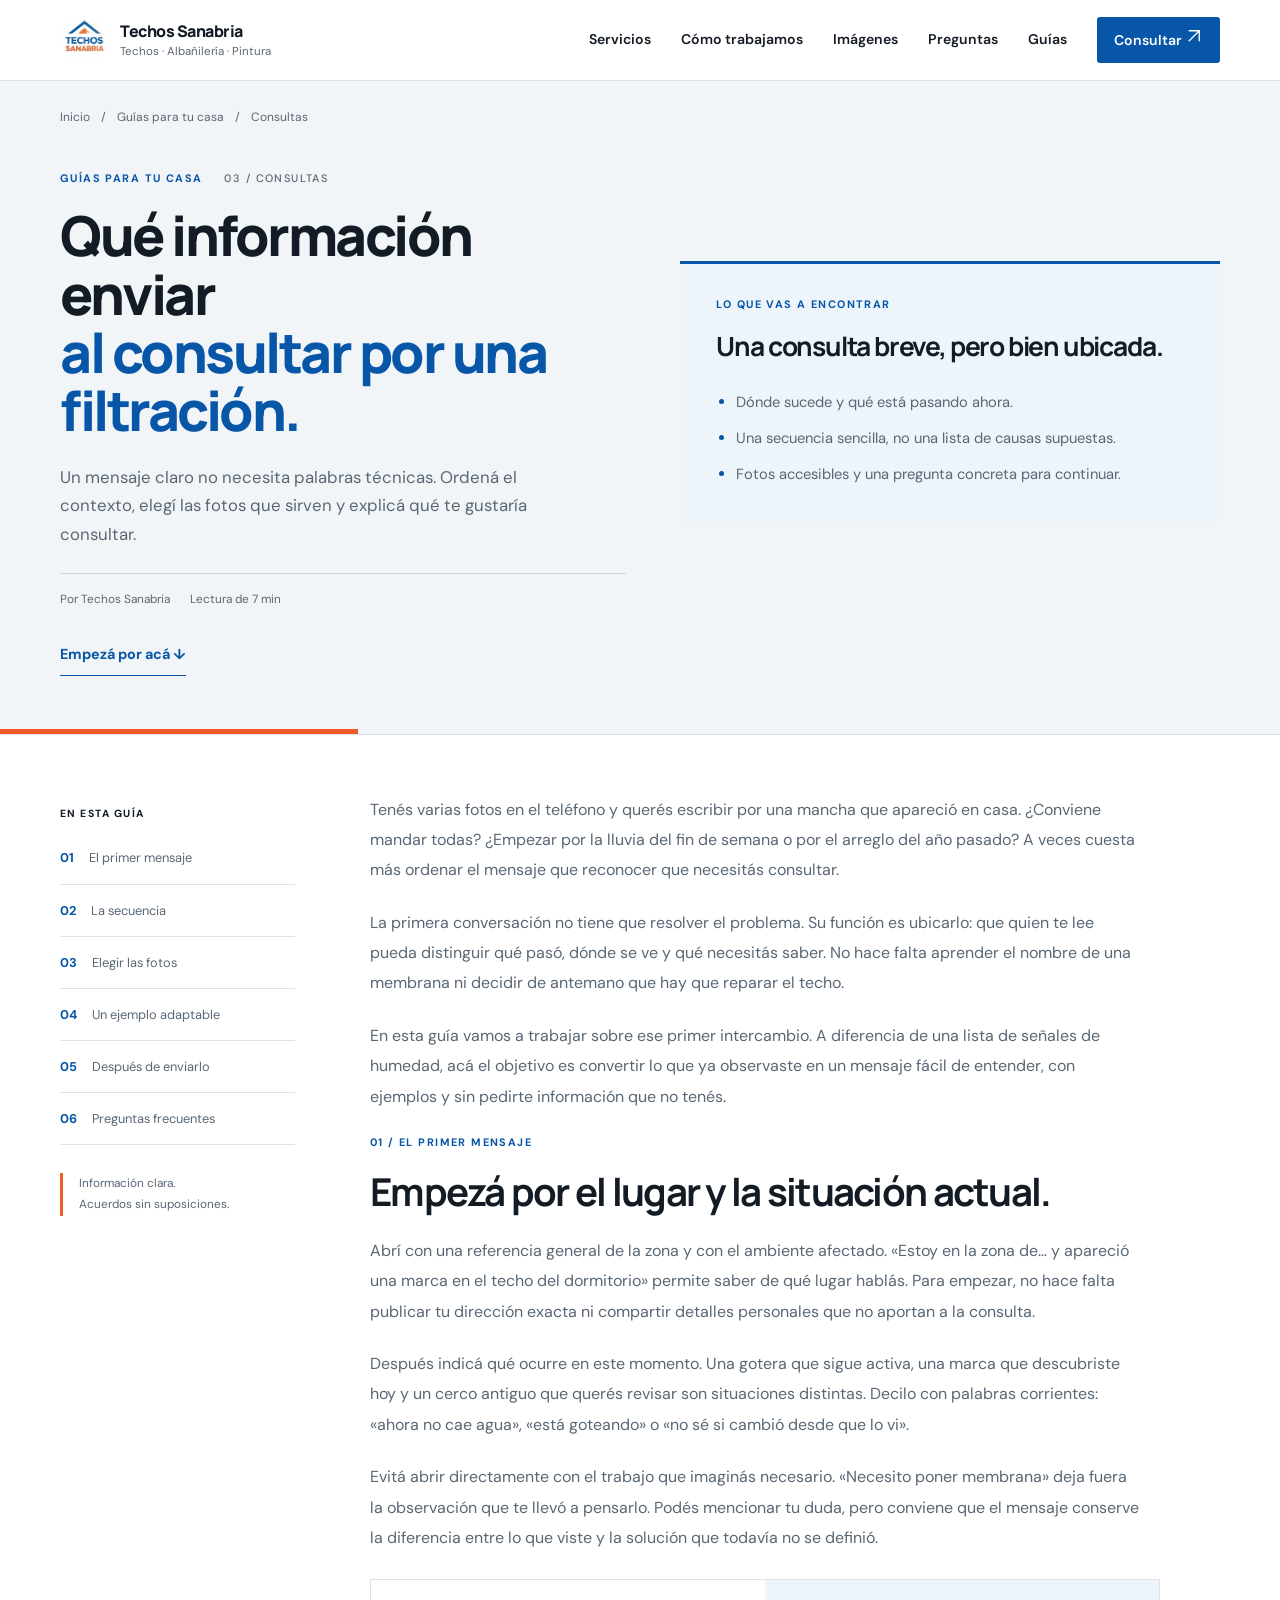
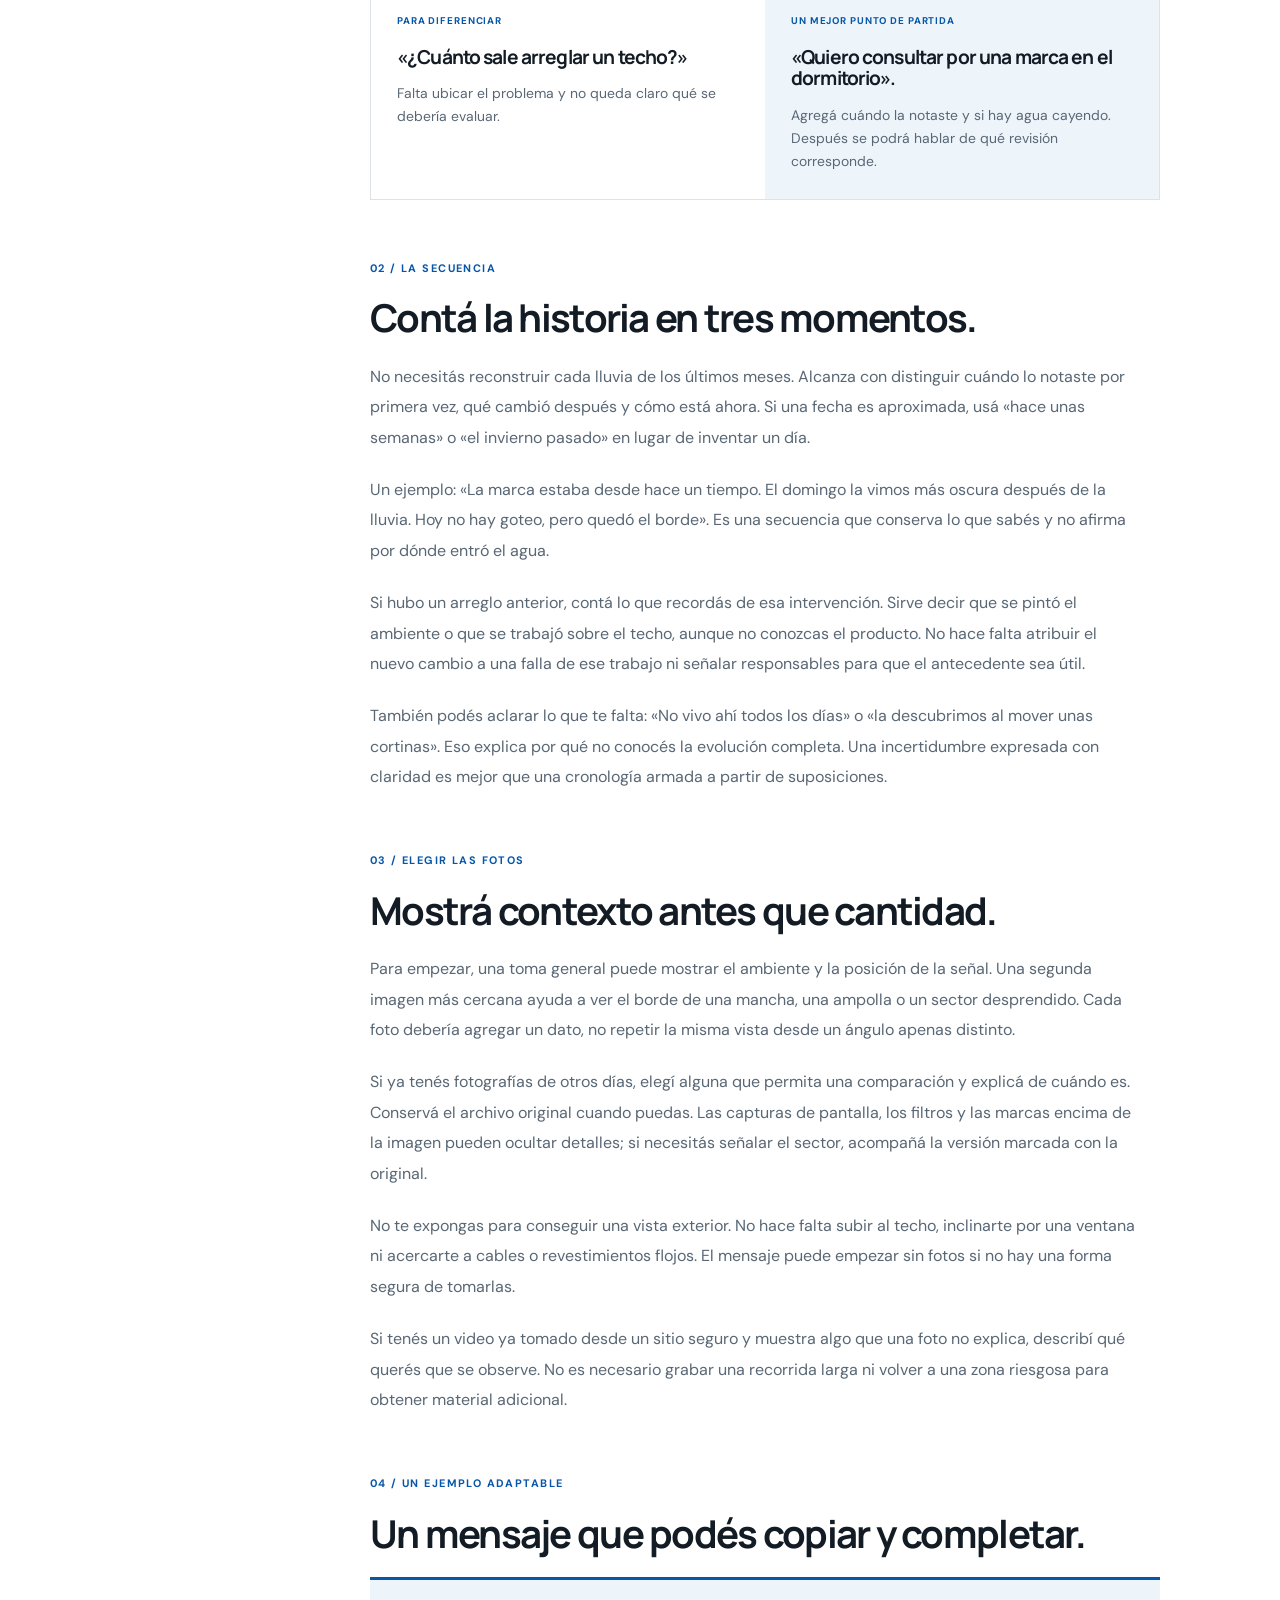
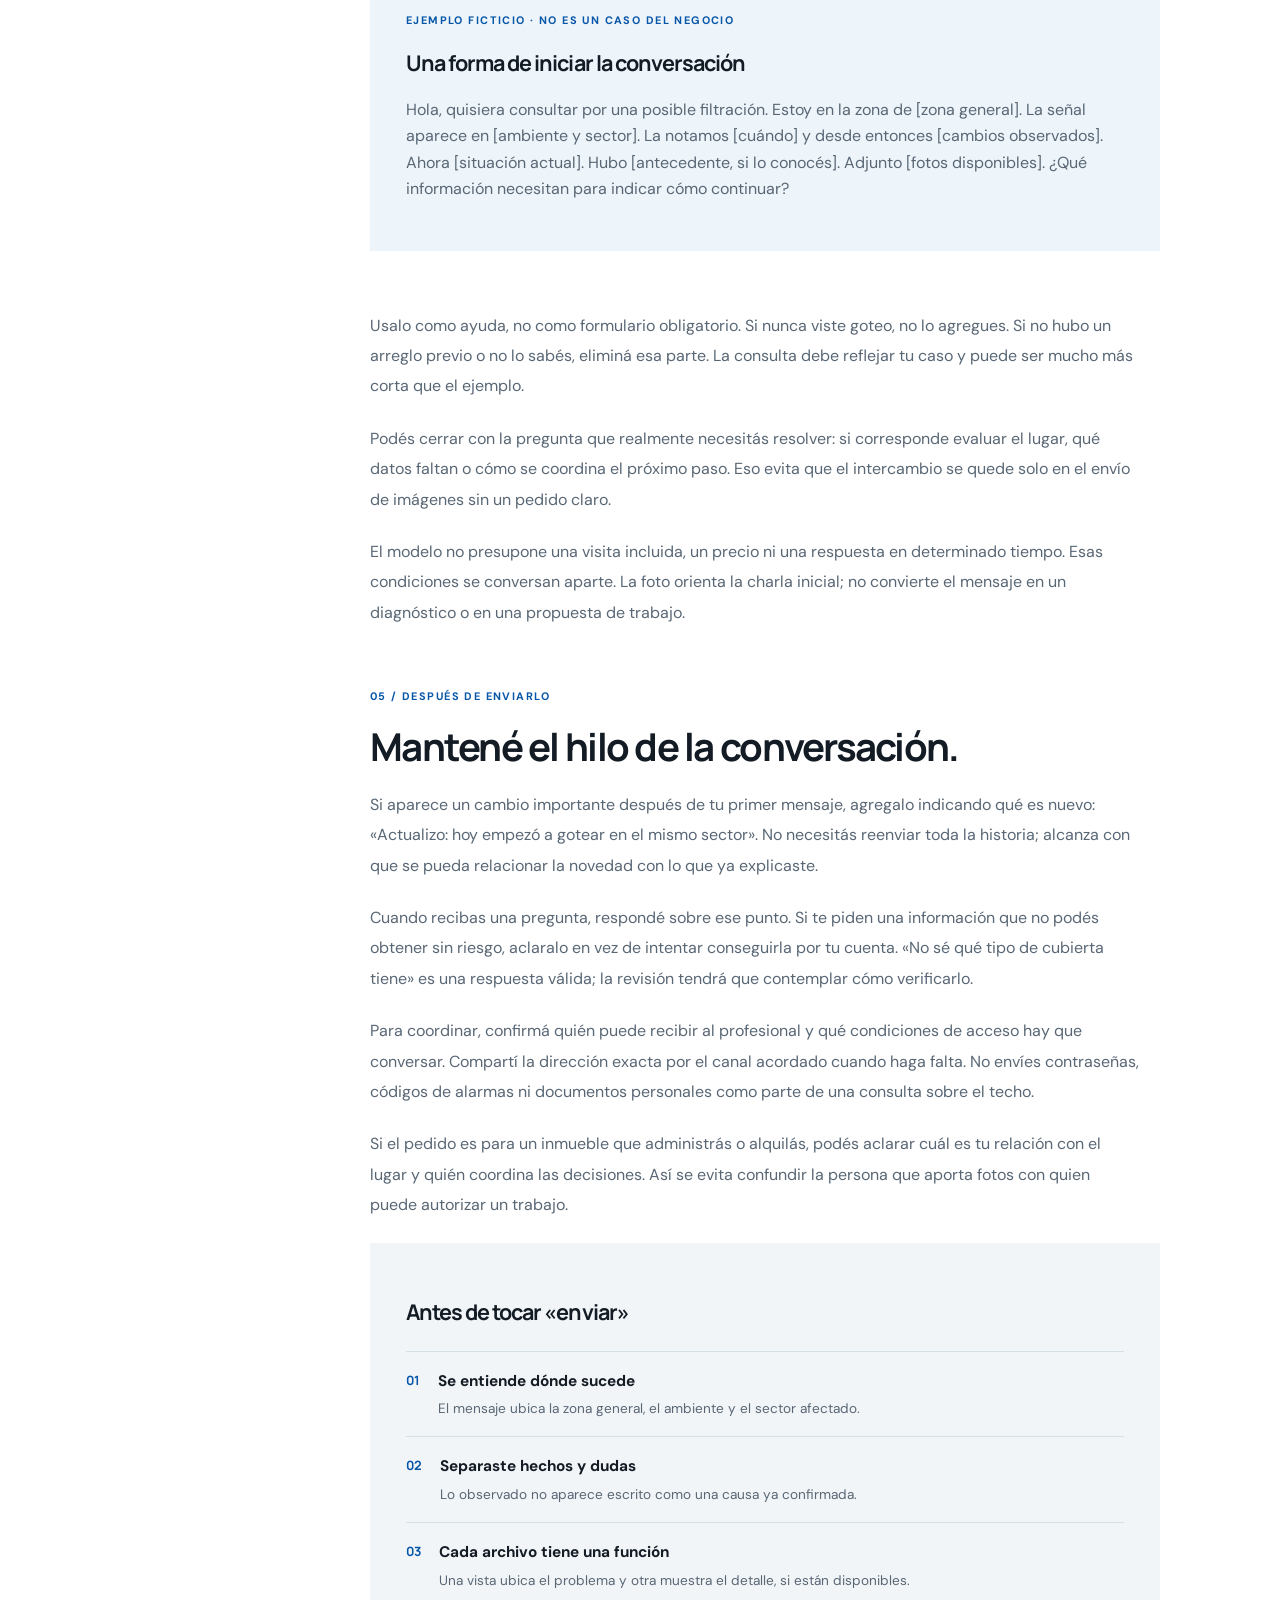
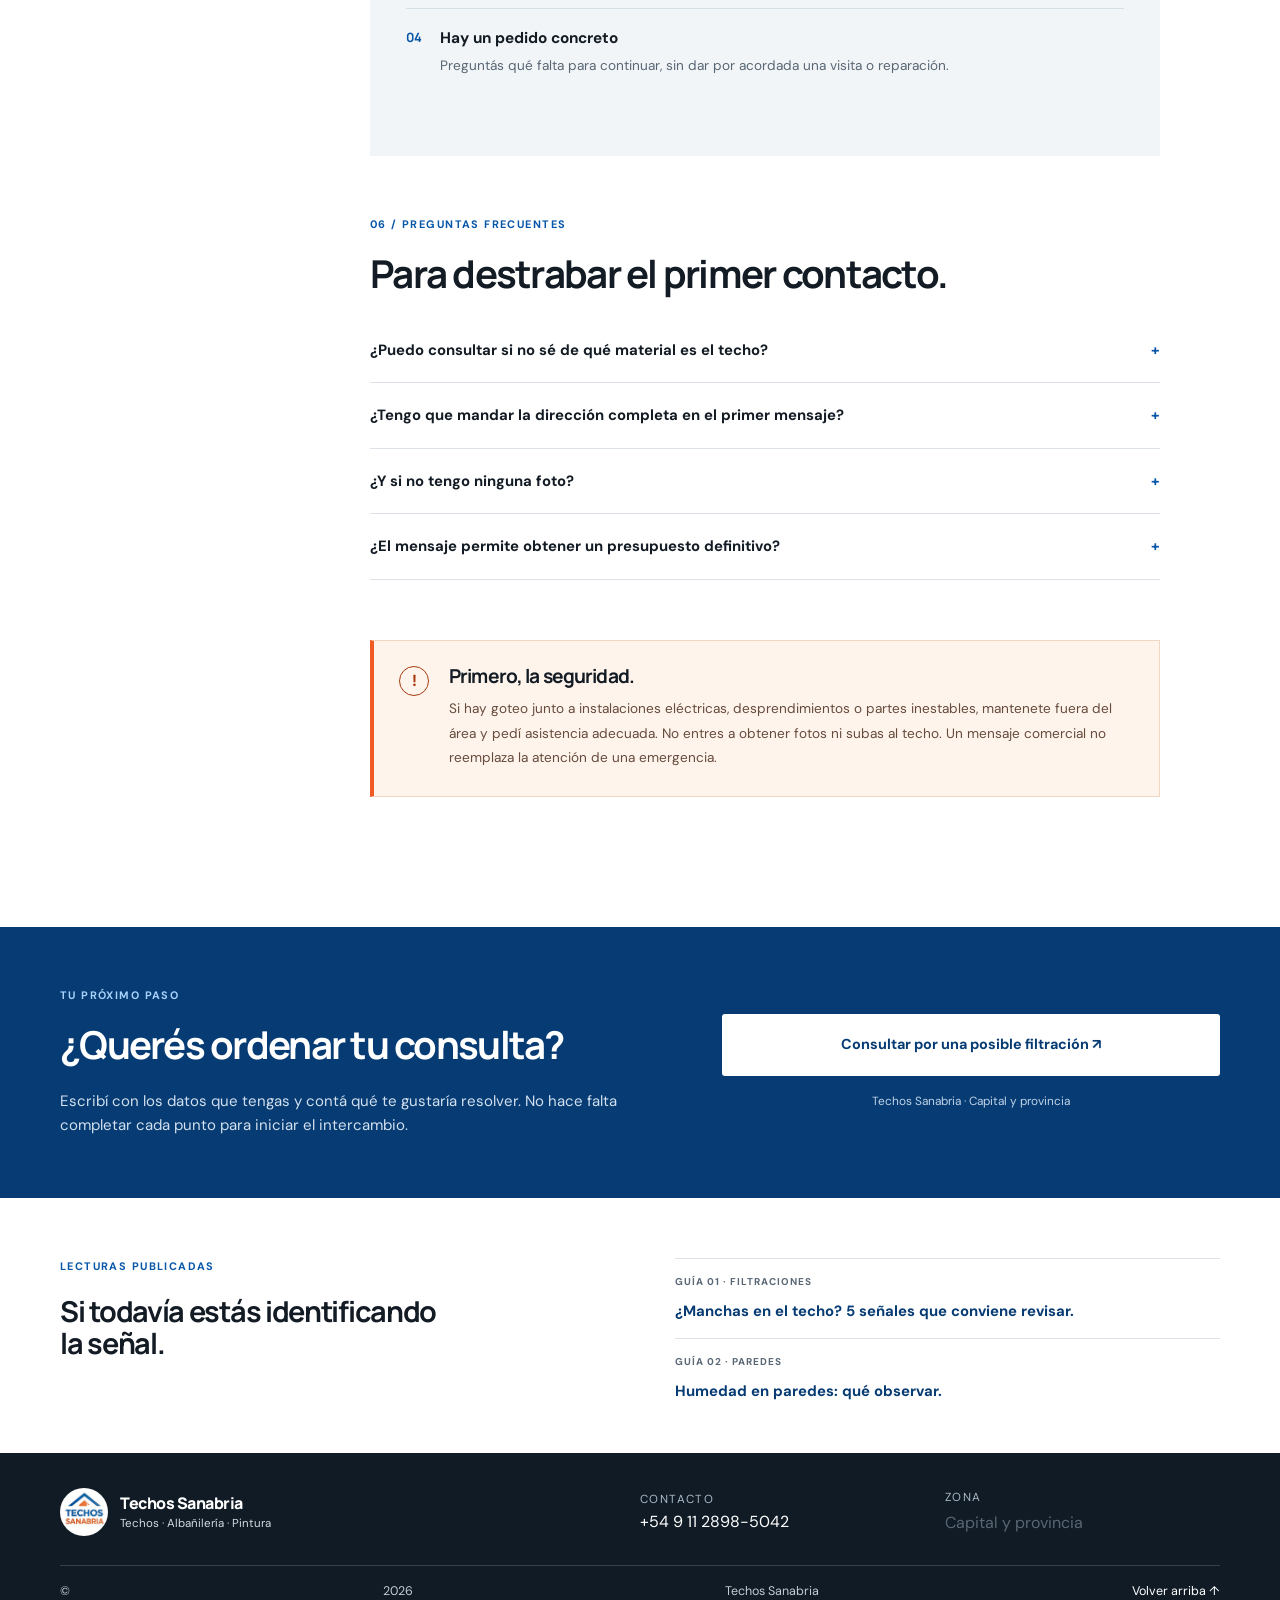
<file: blogs/que-enviar-para-consultar-por-una-filtracion/index.html>
<!doctype html>
<html lang="es-AR">
<head>
<meta charset="utf-8">
<meta name="viewport" content="width=device-width, initial-scale=1">

<title>Qué información enviar para consultar por una filtración | Techos Sanabria</title>
<meta name="description" content="Cómo armar un primer mensaje sobre una posible filtración: contexto, fotos útiles y antecedentes, con ejemplos para copiar y adaptar sin diagnosticar el problema.">
<link rel="canonical" href="https://techos-sanabria.com/blogs/que-enviar-para-consultar-por-una-filtracion/">
<meta property="og:type" content="article">
<meta property="og:title" content="Qué información enviar para consultar por una filtración | Techos Sanabria">
<meta property="og:description" content="Cómo armar un primer mensaje sobre una posible filtración: contexto, fotos útiles y antecedentes, con ejemplos para copiar y adaptar sin diagnosticar el problema.">
<meta property="og:url" content="https://techos-sanabria.com/blogs/que-enviar-para-consultar-por-una-filtracion/">
<meta name="twitter:card" content="summary">
<meta name="twitter:title" content="Qué información enviar para consultar por una filtración | Techos Sanabria">
<meta name="twitter:description" content="Cómo armar un primer mensaje sobre una posible filtración: contexto, fotos útiles y antecedentes, con ejemplos para copiar y adaptar sin diagnosticar el problema.">
<link rel="stylesheet" href="../../style.css">
<link rel="stylesheet" href="../guides.css">
<script type="application/ld+json">{"@context": "https://schema.org", "@type": "Article", "headline": "Qué información enviar para consultar por una filtración", "description": "Cómo armar un primer mensaje sobre una posible filtración: contexto, fotos útiles y antecedentes, con ejemplos para copiar y adaptar sin diagnosticar el problema.", "author": {"@type": "Organization", "name": "Techos Sanabria"}, "mainEntityOfPage": "https://techos-sanabria.com/blogs/que-enviar-para-consultar-por-una-filtracion/", "inLanguage": "es-AR", "creativeWorkStatus": "Published", "wordCount": 1359}</script>
</head>
<body class="guide-page"><a class="skip-link" href="#contenido">Saltar al contenido</a>
<header class="site-header">
    <div class="shell header-inner">
      <a class="brand" href="../../#inicio" aria-label="Techos Sanabria, inicio"><img src="../../images/logo-techos-sanabria.webp" alt="" width="52" height="52"><span><strong>Techos Sanabria</strong><small>Techos · Albañilería · Pintura</small></span></a>
      <button class="menu-toggle" type="button" aria-expanded="false" aria-controls="site-nav" aria-label="Abrir menú"><span></span><span></span><span></span></button>
      <nav class="site-nav" id="site-nav" aria-label="Navegación principal"><a href="../../#servicios">Servicios</a><a href="../../#metodo">Cómo trabajamos</a><a href="../../#imagenes">Imágenes</a><a href="../../#preguntas">Preguntas</a><a href="../">Guías</a><a class="nav-contact" href="../../#contacto">Consultar <svg aria-hidden="true" width="18" height="18" viewBox="0 0 24 24" fill="none" stroke="currentColor" stroke-width="1.8"><path d="M5 19 19 5M5 5h14v14"/></svg></a></nav>
    </div>
  </header>
<main id="contenido"><article>
<section class="guide-hero"><div class="shell">
<nav class="guide-breadcrumb" aria-label="Ruta de navegación"><a href="../../">Inicio</a><span aria-hidden="true">/</span><a href="../">Guías para tu casa</a><span aria-hidden="true">/</span><span>Consultas</span></nav>
<div class="guide-hero-grid"><div class="guide-hero-copy"><p class="guide-kicker">GUÍAS PARA TU CASA <span>03 / CONSULTAS</span></p><h1>Qué información enviar <em>al consultar por una filtración.</em></h1><p class="guide-deck">Un mensaje claro no necesita palabras técnicas. Ordená el contexto, elegí las fotos que sirven y explicá qué te gustaría consultar.</p><div class="guide-meta"><span>Por Techos Sanabria</span><span>Lectura de 7 min</span></div><a class="guide-text-link" href="#primer-mensaje">Empezá por acá ↓</a></div>
<aside class="guide-summary" aria-label="Resumen de la guía"><p class="guide-kicker">LO QUE VAS A ENCONTRAR</p><h2>Una consulta breve, pero bien ubicada.</h2><ul><li>Dónde sucede y qué está pasando ahora.</li><li>Una secuencia sencilla, no una lista de causas supuestas.</li><li>Fotos accesibles y una pregunta concreta para continuar.</li></ul></aside></div>
</div></section>
<div class="shell guide-layout"><aside class="guide-index" aria-label="Índice de la guía"><p>EN ESTA GUÍA</p><a href="#primer-mensaje"><span>01</span> El primer mensaje</a><a href="#historia"><span>02</span> La secuencia</a><a href="#fotos"><span>03</span> Elegir las fotos</a><a href="#modelo"><span>04</span> Un ejemplo adaptable</a><a href="#seguir"><span>05</span> Después de enviarlo</a><a href="#preguntas-guia"><span>06</span> Preguntas frecuentes</a><div class="guide-index-note">Información clara.<br>Acuerdos sin suposiciones.</div></aside><div class="guide-content">
<div class="guide-prose"><p>Tenés varias fotos en el teléfono y querés escribir por una mancha que apareció en casa. ¿Conviene mandar todas? ¿Empezar por la lluvia del fin de semana o por el arreglo del año pasado? A veces cuesta más ordenar el mensaje que reconocer que necesitás consultar.</p><p>La primera conversación no tiene que resolver el problema. Su función es ubicarlo: que quien te lee pueda distinguir qué pasó, dónde se ve y qué necesitás saber. No hace falta aprender el nombre de una membrana ni decidir de antemano que hay que reparar el techo.</p><p>En esta guía vamos a trabajar sobre ese primer intercambio. A diferencia de una lista de señales de humedad, acá el objetivo es convertir lo que ya observaste en un mensaje fácil de entender, con ejemplos y sin pedirte información que no tenés.</p></div><section id="primer-mensaje" class="guide-section"><p class="guide-kicker">01 / EL PRIMER MENSAJE</p><h2>Empezá por el lugar y la situación actual.</h2><div class="guide-prose"><p>Abrí con una referencia general de la zona y con el ambiente afectado. «Estoy en la zona de… y apareció una marca en el techo del dormitorio» permite saber de qué lugar hablás. Para empezar, no hace falta publicar tu dirección exacta ni compartir detalles personales que no aportan a la consulta.</p><p>Después indicá qué ocurre en este momento. Una gotera que sigue activa, una marca que descubriste hoy y un cerco antiguo que querés revisar son situaciones distintas. Decilo con palabras corrientes: «ahora no cae agua», «está goteando» o «no sé si cambió desde que lo vi».</p><p>Evitá abrir directamente con el trabajo que imaginás necesario. «Necesito poner membrana» deja fuera la observación que te llevó a pensarlo. Podés mencionar tu duda, pero conviene que el mensaje conserve la diferencia entre lo que viste y la solución que todavía no se definió.</p></div><div class="guide-comparison"><div><span class="guide-small-label">PARA DIFERENCIAR</span><h3>«¿Cuánto sale arreglar un techo?»</h3><p>Falta ubicar el problema y no queda claro qué se debería evaluar.</p></div><div><span class="guide-small-label">UN MEJOR PUNTO DE PARTIDA</span><h3>«Quiero consultar por una marca en el dormitorio».</h3><p>Agregá cuándo la notaste y si hay agua cayendo. Después se podrá hablar de qué revisión corresponde.</p></div></div></section>
<section id="historia" class="guide-section"><p class="guide-kicker">02 / LA SECUENCIA</p><h2>Contá la historia en tres momentos.</h2><div class="guide-prose"><p>No necesitás reconstruir cada lluvia de los últimos meses. Alcanza con distinguir cuándo lo notaste por primera vez, qué cambió después y cómo está ahora. Si una fecha es aproximada, usá «hace unas semanas» o «el invierno pasado» en lugar de inventar un día.</p><p>Un ejemplo: «La marca estaba desde hace un tiempo. El domingo la vimos más oscura después de la lluvia. Hoy no hay goteo, pero quedó el borde». Es una secuencia que conserva lo que sabés y no afirma por dónde entró el agua.</p><p>Si hubo un arreglo anterior, contá lo que recordás de esa intervención. Sirve decir que se pintó el ambiente o que se trabajó sobre el techo, aunque no conozcas el producto. No hace falta atribuir el nuevo cambio a una falla de ese trabajo ni señalar responsables para que el antecedente sea útil.</p><p>También podés aclarar lo que te falta: «No vivo ahí todos los días» o «la descubrimos al mover unas cortinas». Eso explica por qué no conocés la evolución completa. Una incertidumbre expresada con claridad es mejor que una cronología armada a partir de suposiciones.</p></div></section>
<section id="fotos" class="guide-section"><p class="guide-kicker">03 / ELEGIR LAS FOTOS</p><h2>Mostrá contexto antes que cantidad.</h2><div class="guide-prose"><p>Para empezar, una toma general puede mostrar el ambiente y la posición de la señal. Una segunda imagen más cercana ayuda a ver el borde de una mancha, una ampolla o un sector desprendido. Cada foto debería agregar un dato, no repetir la misma vista desde un ángulo apenas distinto.</p><p>Si ya tenés fotografías de otros días, elegí alguna que permita una comparación y explicá de cuándo es. Conservá el archivo original cuando puedas. Las capturas de pantalla, los filtros y las marcas encima de la imagen pueden ocultar detalles; si necesitás señalar el sector, acompañá la versión marcada con la original.</p><p>No te expongas para conseguir una vista exterior. No hace falta subir al techo, inclinarte por una ventana ni acercarte a cables o revestimientos flojos. El mensaje puede empezar sin fotos si no hay una forma segura de tomarlas.</p><p>Si tenés un video ya tomado desde un sitio seguro y muestra algo que una foto no explica, describí qué querés que se observe. No es necesario grabar una recorrida larga ni volver a una zona riesgosa para obtener material adicional.</p></div></section>
<section id="modelo" class="guide-section"><p class="guide-kicker">04 / UN EJEMPLO ADAPTABLE</p><h2>Un mensaje que podés copiar y completar.</h2><div class="guide-summary"><p class="guide-kicker">EJEMPLO FICTICIO · NO ES UN CASO DEL NEGOCIO</p><h3>Una forma de iniciar la conversación</h3><p>Hola, quisiera consultar por una posible filtración. Estoy en la zona de [zona general]. La señal aparece en [ambiente y sector]. La notamos [cuándo] y desde entonces [cambios observados]. Ahora [situación actual]. Hubo [antecedente, si lo conocés]. Adjunto [fotos disponibles]. ¿Qué información necesitan para indicar cómo continuar?</p></div><div class="guide-prose"><p>Usalo como ayuda, no como formulario obligatorio. Si nunca viste goteo, no lo agregues. Si no hubo un arreglo previo o no lo sabés, eliminá esa parte. La consulta debe reflejar tu caso y puede ser mucho más corta que el ejemplo.</p><p>Podés cerrar con la pregunta que realmente necesitás resolver: si corresponde evaluar el lugar, qué datos faltan o cómo se coordina el próximo paso. Eso evita que el intercambio se quede solo en el envío de imágenes sin un pedido claro.</p><p>El modelo no presupone una visita incluida, un precio ni una respuesta en determinado tiempo. Esas condiciones se conversan aparte. La foto orienta la charla inicial; no convierte el mensaje en un diagnóstico o en una propuesta de trabajo.</p></div></section>
<section id="seguir" class="guide-section"><p class="guide-kicker">05 / DESPUÉS DE ENVIARLO</p><h2>Mantené el hilo de la conversación.</h2><div class="guide-prose"><p>Si aparece un cambio importante después de tu primer mensaje, agregalo indicando qué es nuevo: «Actualizo: hoy empezó a gotear en el mismo sector». No necesitás reenviar toda la historia; alcanza con que se pueda relacionar la novedad con lo que ya explicaste.</p><p>Cuando recibas una pregunta, respondé sobre ese punto. Si te piden una información que no podés obtener sin riesgo, aclaralo en vez de intentar conseguirla por tu cuenta. «No sé qué tipo de cubierta tiene» es una respuesta válida; la revisión tendrá que contemplar cómo verificarlo.</p><p>Para coordinar, confirmá quién puede recibir al profesional y qué condiciones de acceso hay que conversar. Compartí la dirección exacta por el canal acordado cuando haga falta. No envíes contraseñas, códigos de alarmas ni documentos personales como parte de una consulta sobre el techo.</p><p>Si el pedido es para un inmueble que administrás o alquilás, podés aclarar cuál es tu relación con el lugar y quién coordina las decisiones. Así se evita confundir la persona que aporta fotos con quien puede autorizar un trabajo.</p></div><div class="guide-checklist"><h3>Antes de tocar «enviar»</h3><ol><li><span>01</span><div><strong>Se entiende dónde sucede</strong><p>El mensaje ubica la zona general, el ambiente y el sector afectado.</p></div></li><li><span>02</span><div><strong>Separaste hechos y dudas</strong><p>Lo observado no aparece escrito como una causa ya confirmada.</p></div></li><li><span>03</span><div><strong>Cada archivo tiene una función</strong><p>Una vista ubica el problema y otra muestra el detalle, si están disponibles.</p></div></li><li><span>04</span><div><strong>Hay un pedido concreto</strong><p>Preguntás qué falta para continuar, sin dar por acordada una visita o reparación.</p></div></li></ol></div></section>
<section id="preguntas-guia" class="guide-section guide-faq"><p class="guide-kicker">06 / PREGUNTAS FRECUENTES</p><h2>Para destrabar el primer contacto.</h2><details><summary>¿Puedo consultar si no sé de qué material es el techo?</summary><p>Sí. Explicá lo que sabés y dejá indicado lo que desconocés. No hace falta subir ni manipular la cubierta para averiguarlo antes de escribir.</p></details><details><summary>¿Tengo que mandar la dirección completa en el primer mensaje?</summary><p>Podés empezar por una zona general. La dirección precisa y los datos necesarios para coordinar se comparten después, por el canal acordado.</p></details><details><summary>¿Y si no tengo ninguna foto?</summary><p>Podés describir el ambiente, el sector y lo que está ocurriendo. No conviene arriesgarte ni demorar el primer contacto solo para conseguir imágenes.</p></details><details><summary>¿El mensaje permite obtener un presupuesto definitivo?</summary><p>No necesariamente. El alcance y la propuesta dependen de lo que haga falta comprobar; puede ser necesario revisar el lugar antes de definir un trabajo.</p></details></section>
<aside class="guide-safety"><span class="guide-safety-icon" aria-hidden="true">!</span><div><h2>Primero, la seguridad.</h2><p>Si hay goteo junto a instalaciones eléctricas, desprendimientos o partes inestables, mantenete fuera del área y pedí asistencia adecuada. No entres a obtener fotos ni subas al techo. Un mensaje comercial no reemplaza la atención de una emergencia.</p></div></aside></div></div>
<section class="guide-contact"><div class="shell guide-contact-grid"><div><p class="guide-kicker">TU PRÓXIMO PASO</p><h2>¿Querés ordenar tu consulta?</h2><p>Escribí con los datos que tengas y contá qué te gustaría resolver. No hace falta completar cada punto para iniciar el intercambio.</p></div><div><a class="button" href="https://wa.me/5491128985042?text=Hola%2C%20le%C3%AD%20la%20gu%C3%ADa%20para%20preparar%20una%20consulta%20por%20una%20posible%20filtraci%C3%B3n.%20Mi%20zona%20es%3A%20.%20El%20ambiente%20y%20sector%20son%3A%20.%20Lo%20que%20sucede%20ahora%20es%3A%20.%20%C2%BFQu%C3%A9%20informaci%C3%B3n%20falta%20para%20continuar%3F">Consultar por una posible filtración ↗</a><span class="guide-contact-caption">Techos Sanabria · Capital y provincia</span></div></div></section>
<section class="shell guide-related"><div><p class="guide-kicker">LECTURAS PUBLICADAS</p><h2>Si todavía estás identificando la señal.</h2></div><div class="guide-related-links"><a href="../senales-de-filtracion-en-el-techo/"><span>Guía 01 · Filtraciones</span>¿Manchas en el techo? 5 señales que conviene revisar.</a><a href="../humedad-en-paredes-que-observar/"><span>Guía 02 · Paredes</span>Humedad en paredes: qué observar.</a></div></section></article></main>
<footer class="site-footer">
      <div class="shell footer-inner"><a class="brand footer-brand" href="../../#inicio"><img src="../../images/logo-techos-sanabria.webp" alt="" width="44" height="44" loading="lazy" decoding="async"><span><strong>Techos Sanabria</strong><small>Techos · Albañilería · Pintura</small></span></a><div><span>Contacto</span><a href="tel:+5491128985042">+54 9 11 2898-5042</a></div><div><span>Zona</span><p>Capital y provincia</p></div></div>
      <div class="shell footer-bottom">© <span id="currentYear">2026</span> Techos Sanabria <a href="../../#inicio">Volver arriba ↑</a></div>
    </footer><script>
const toggle=document.querySelector('.menu-toggle');
const nav=document.querySelector('.site-nav');
function closeMenu(){toggle.setAttribute('aria-expanded','false');nav.classList.remove('is-open');}
toggle.addEventListener('click',()=>{const open=toggle.getAttribute('aria-expanded')!=='true';toggle.setAttribute('aria-expanded',String(open));nav.classList.toggle('is-open',open);});
nav.querySelectorAll('a').forEach(link=>link.addEventListener('click',closeMenu));
document.addEventListener('keydown',event=>{if(event.key==='Escape')closeMenu();});
</script>
</body></html>
</file>
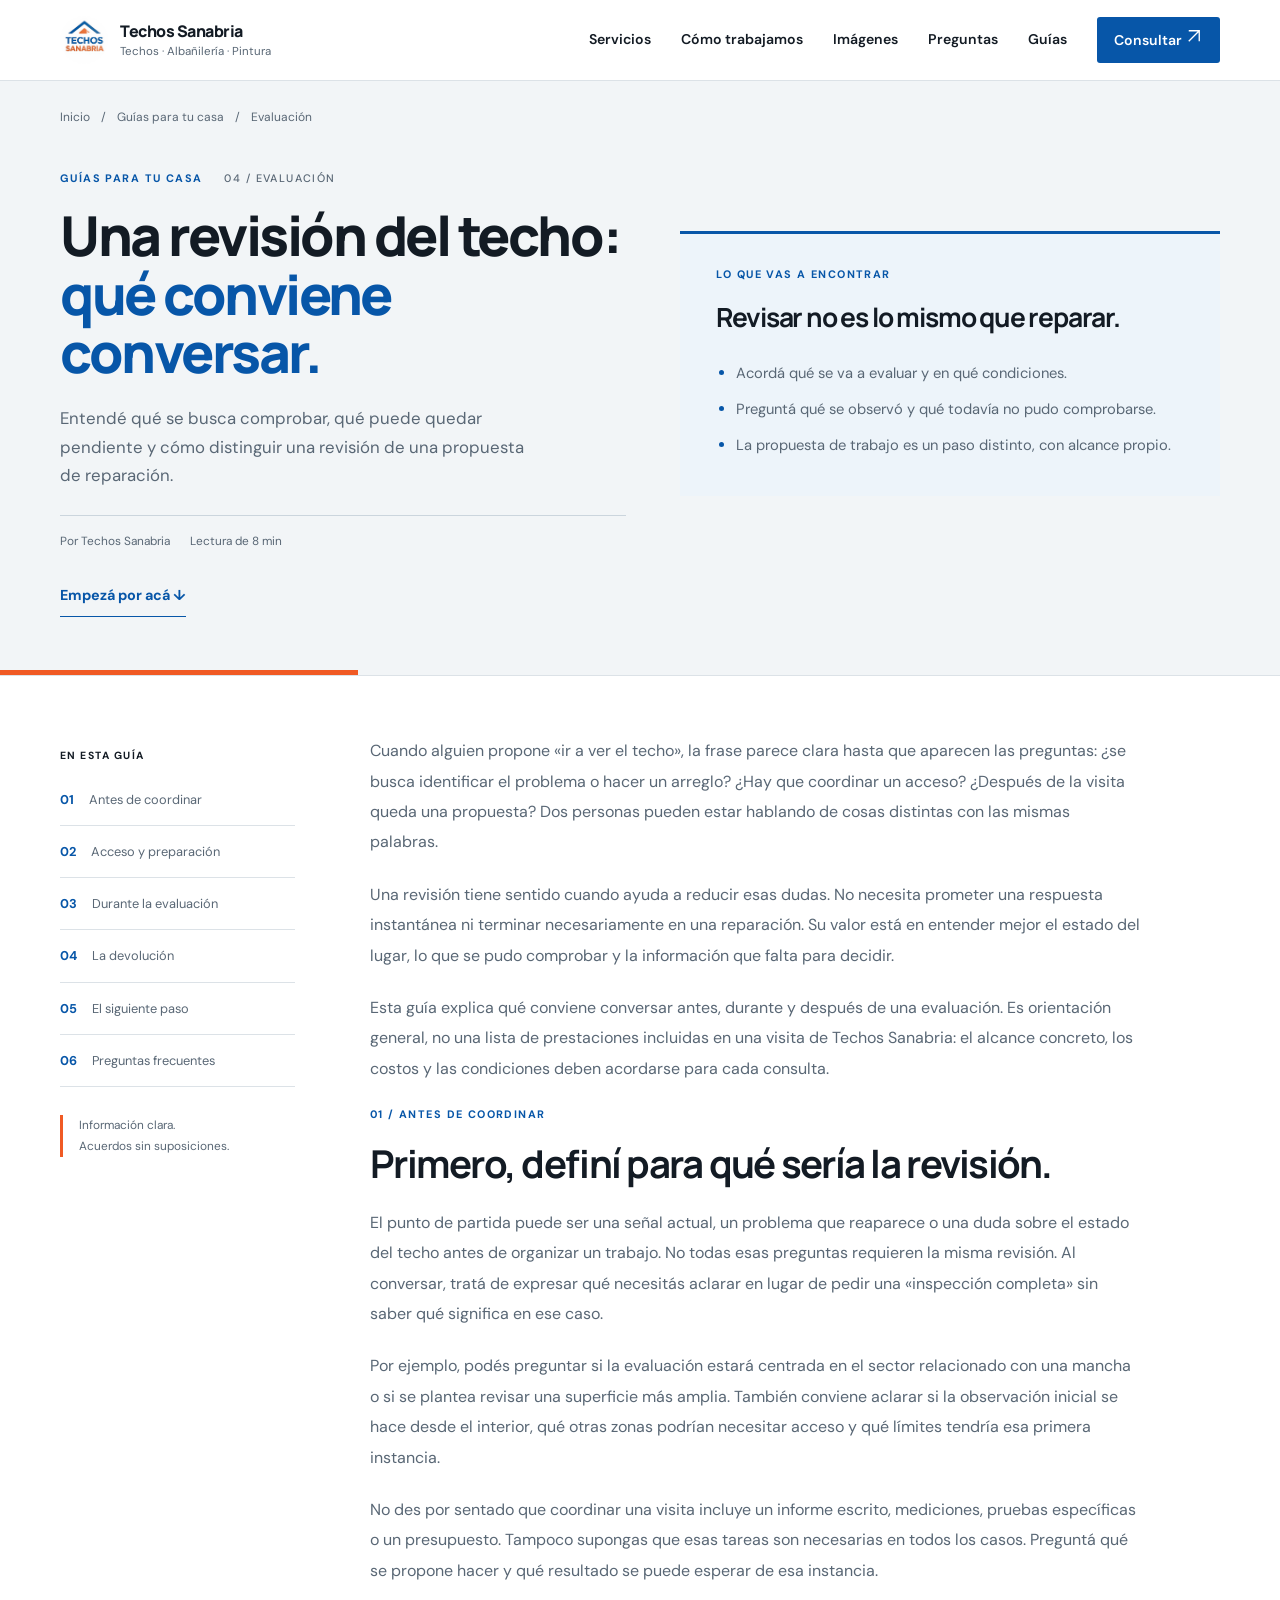
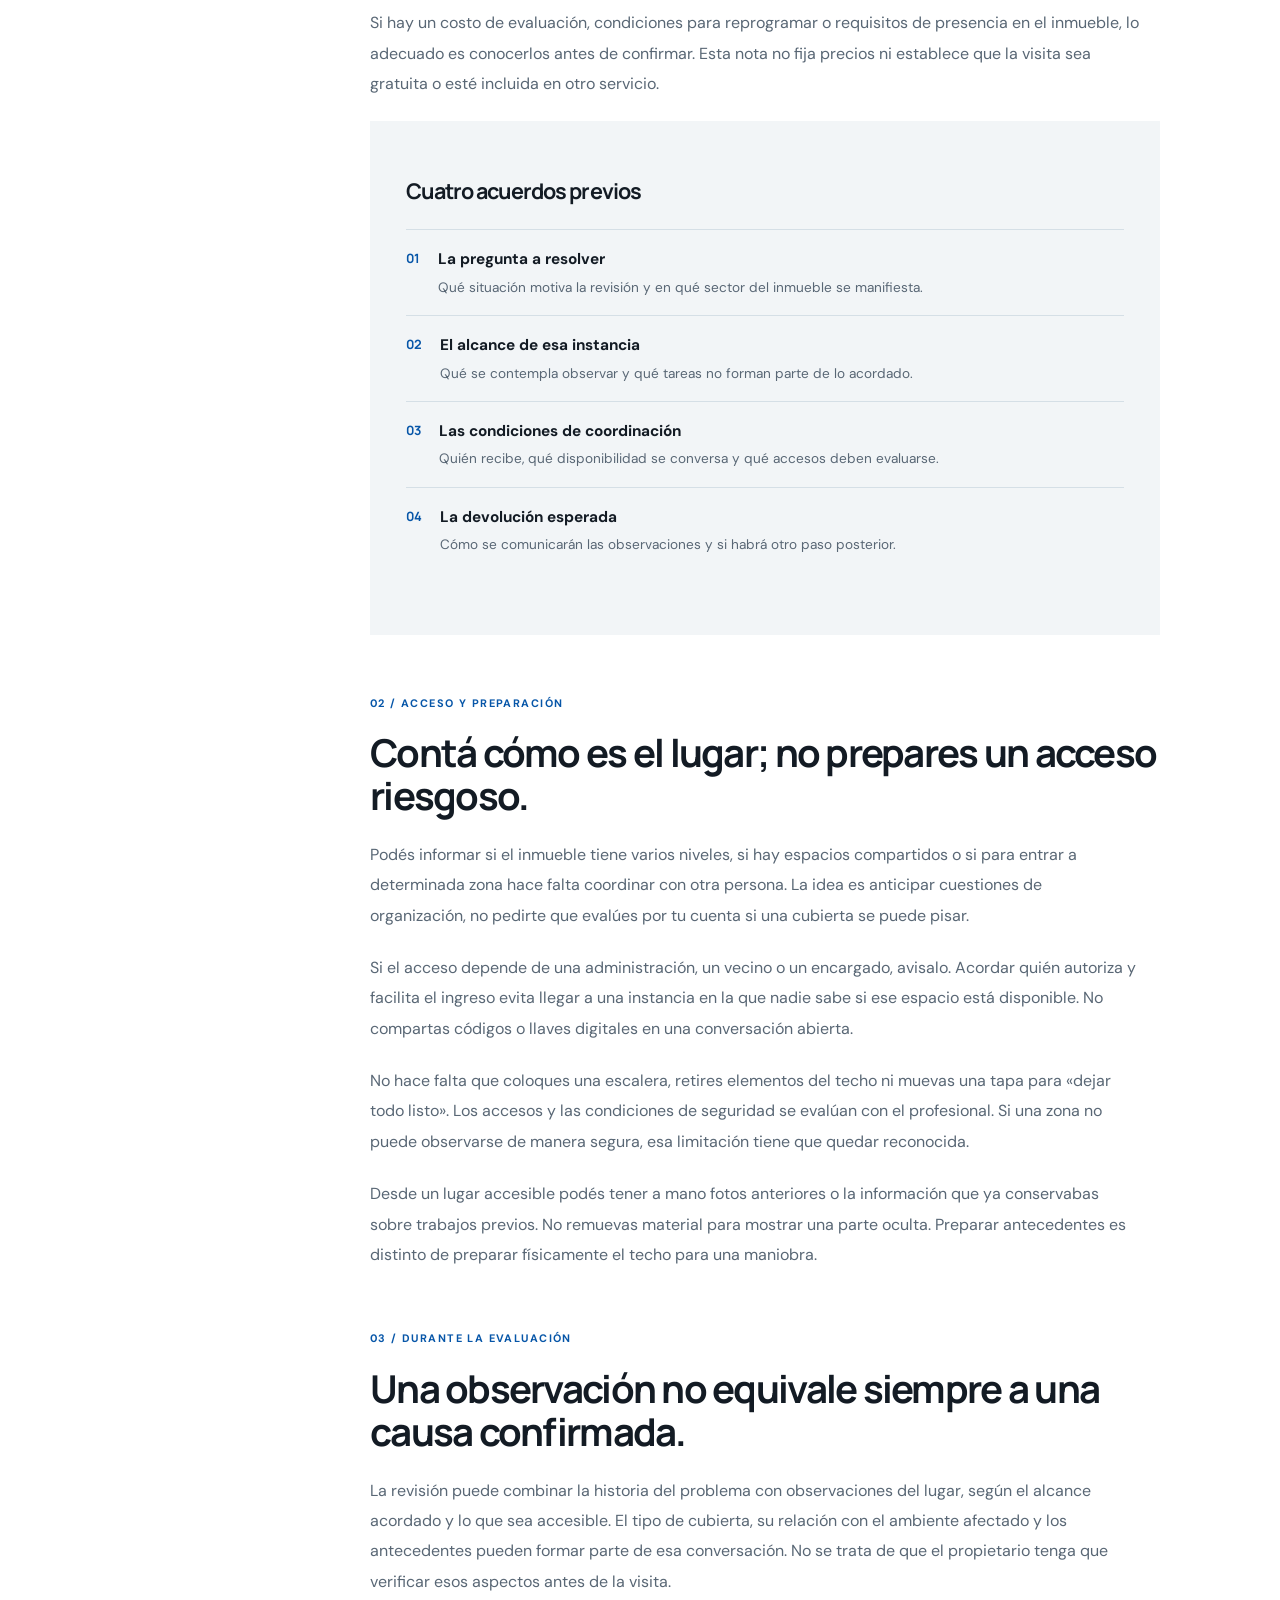
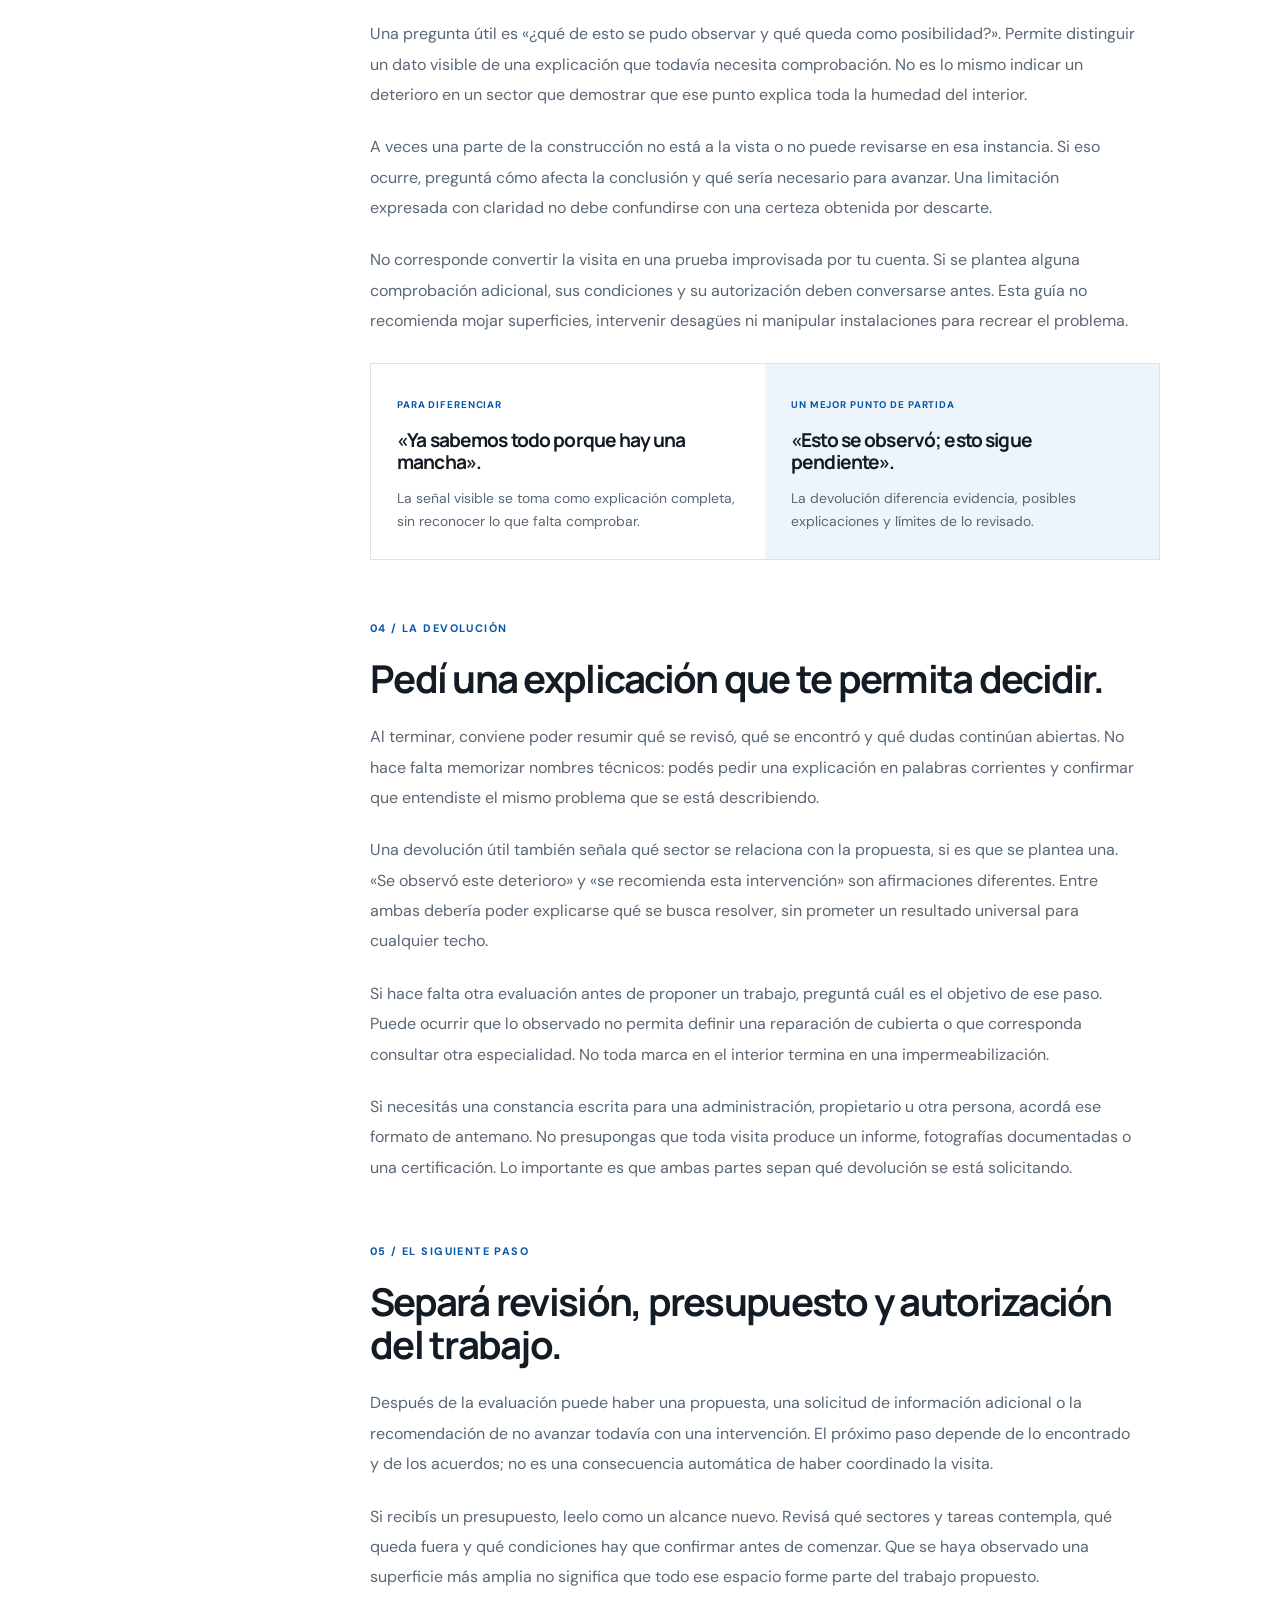
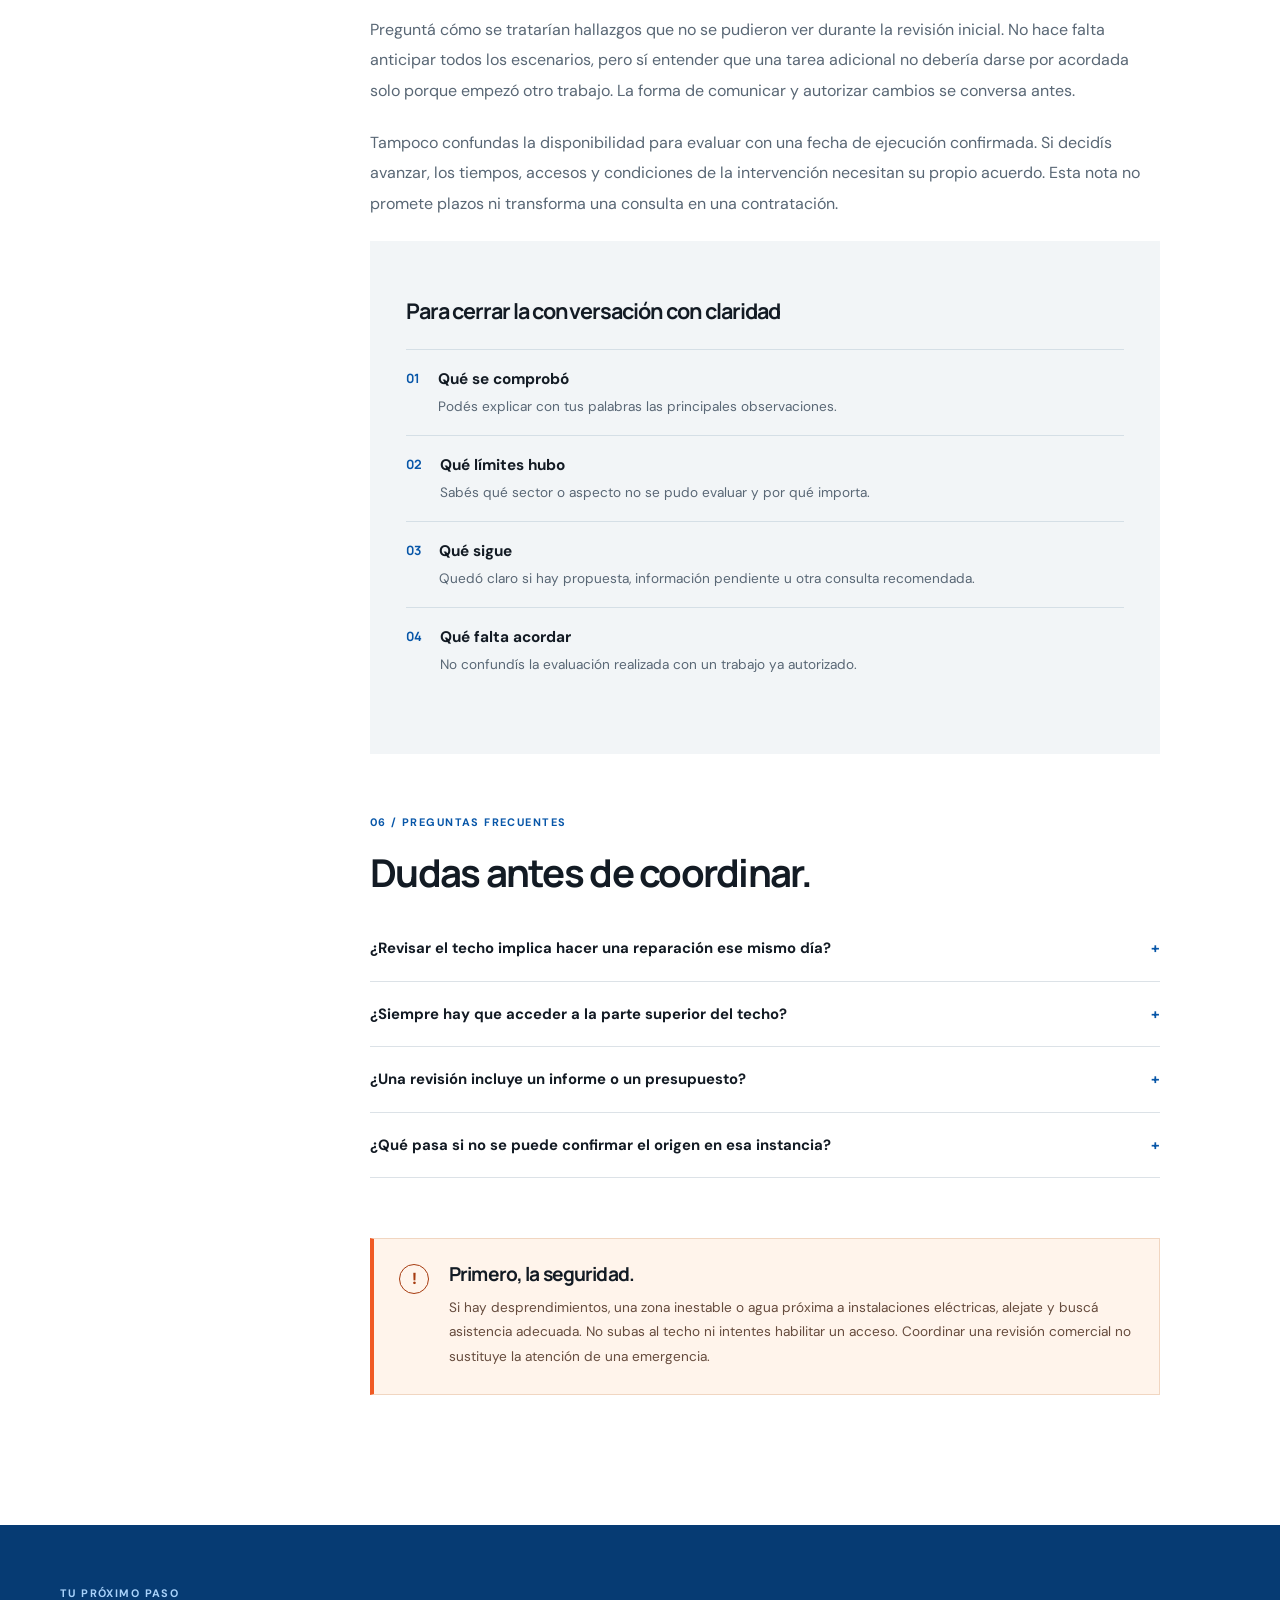
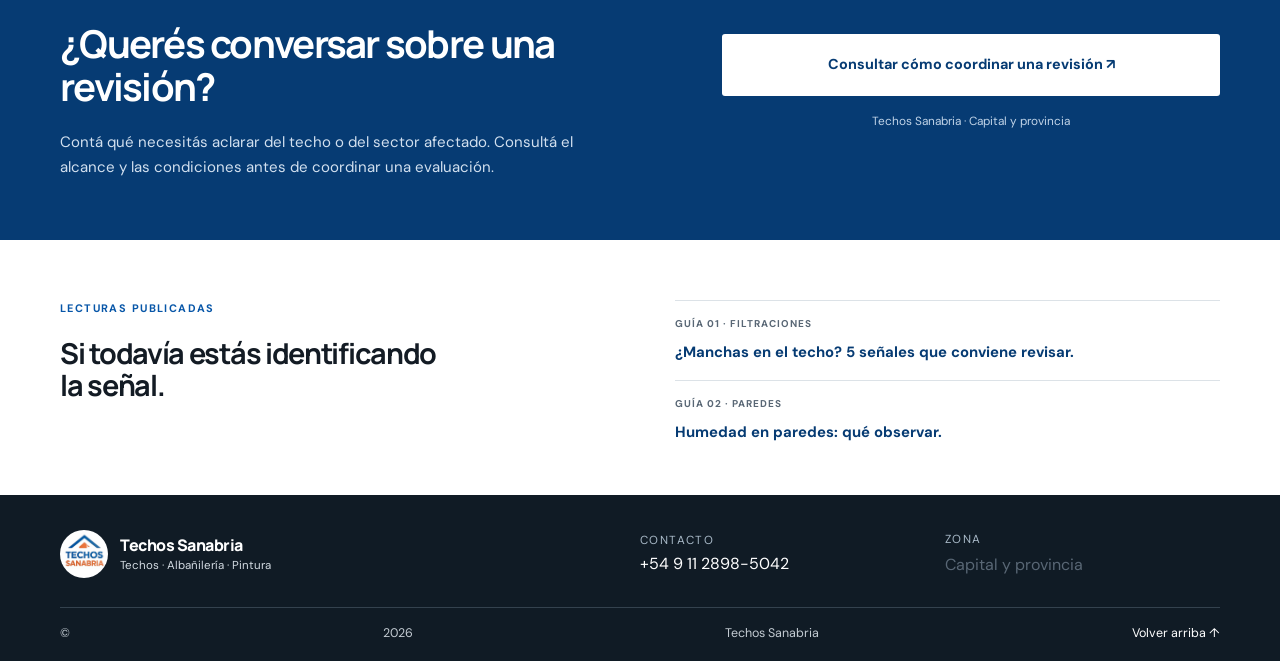
<file: blogs/revision-profesional-del-techo/index.html>
<!doctype html>
<html lang="es-AR">
<head>
<meta charset="utf-8">
<meta name="viewport" content="width=device-width, initial-scale=1">
<title>Qué puede incluir una revisión profesional del techo | Techos Sanabria</title>
<meta name="description" content="Qué preguntar antes, durante y después de una revisión del techo: alcance, accesos, límites de la evaluación y diferencias entre revisar, presupuestar y reparar.">
<link rel="canonical" href="https://techos-sanabria.com/blogs/revision-profesional-del-techo/">
<meta property="og:type" content="article">
<meta property="og:title" content="Qué puede incluir una revisión profesional del techo | Techos Sanabria">
<meta property="og:description" content="Qué preguntar antes, durante y después de una revisión del techo: alcance, accesos, límites de la evaluación y diferencias entre revisar, presupuestar y reparar.">
<meta property="og:url" content="https://techos-sanabria.com/blogs/revision-profesional-del-techo/">
<meta name="twitter:card" content="summary">
<meta name="twitter:title" content="Qué puede incluir una revisión profesional del techo | Techos Sanabria">
<meta name="twitter:description" content="Qué preguntar antes, durante y después de una revisión del techo: alcance, accesos, límites de la evaluación y diferencias entre revisar, presupuestar y reparar.">
<link rel="stylesheet" href="../../style.css">
<link rel="stylesheet" href="../guides.css">
<script type="application/ld+json">{"@context": "https://schema.org", "@type": "Article", "headline": "Qué puede incluir una revisión profesional del techo", "description": "Qué preguntar antes, durante y después de una revisión del techo: alcance, accesos, límites de la evaluación y diferencias entre revisar, presupuestar y reparar.", "author": {"@type": "Organization", "name": "Techos Sanabria"}, "mainEntityOfPage": "https://techos-sanabria.com/blogs/revision-profesional-del-techo/", "inLanguage": "es-AR", "creativeWorkStatus": "Published", "wordCount": 1474}</script>
</head>
<body class="guide-page"><a class="skip-link" href="#contenido">Saltar al contenido</a>
<header class="site-header">
    <div class="shell header-inner">
      <a class="brand" href="../../#inicio" aria-label="Techos Sanabria, inicio"><img src="../../images/logo-techos-sanabria.webp" alt="" width="52" height="52"><span><strong>Techos Sanabria</strong><small>Techos · Albañilería · Pintura</small></span></a>
      <button class="menu-toggle" type="button" aria-expanded="false" aria-controls="site-nav" aria-label="Abrir menú"><span></span><span></span><span></span></button>
      <nav class="site-nav" id="site-nav" aria-label="Navegación principal"><a href="../../#servicios">Servicios</a><a href="../../#metodo">Cómo trabajamos</a><a href="../../#imagenes">Imágenes</a><a href="../../#preguntas">Preguntas</a><a href="../">Guías</a><a class="nav-contact" href="../../#contacto">Consultar <svg aria-hidden="true" width="18" height="18" viewBox="0 0 24 24" fill="none" stroke="currentColor" stroke-width="1.8"><path d="M5 19 19 5M5 5h14v14"/></svg></a></nav>
    </div>
  </header>
<main id="contenido"><article>
<section class="guide-hero"><div class="shell">
<nav class="guide-breadcrumb" aria-label="Ruta de navegación"><a href="../../">Inicio</a><span aria-hidden="true">/</span><a href="../">Guías para tu casa</a><span aria-hidden="true">/</span><span>Evaluación</span></nav>
<div class="guide-hero-grid"><div class="guide-hero-copy"><p class="guide-kicker">GUÍAS PARA TU CASA <span>04 / EVALUACIÓN</span></p><h1>Una revisión del techo: <em>qué conviene conversar.</em></h1><p class="guide-deck">Entendé qué se busca comprobar, qué puede quedar pendiente y cómo distinguir una revisión de una propuesta de reparación.</p><div class="guide-meta"><span>Por Techos Sanabria</span><span>Lectura de 8 min</span></div><a class="guide-text-link" href="#alcance">Empezá por acá ↓</a></div>
<aside class="guide-summary" aria-label="Resumen de la guía"><p class="guide-kicker">LO QUE VAS A ENCONTRAR</p><h2>Revisar no es lo mismo que reparar.</h2><ul><li>Acordá qué se va a evaluar y en qué condiciones.</li><li>Preguntá qué se observó y qué todavía no pudo comprobarse.</li><li>La propuesta de trabajo es un paso distinto, con alcance propio.</li></ul></aside></div>
</div></section>
<div class="shell guide-layout"><aside class="guide-index" aria-label="Índice de la guía"><p>EN ESTA GUÍA</p><a href="#alcance"><span>01</span> Antes de coordinar</a><a href="#accesos"><span>02</span> Acceso y preparación</a><a href="#observaciones"><span>03</span> Durante la evaluación</a><a href="#devolucion"><span>04</span> La devolución</a><a href="#propuesta"><span>05</span> El siguiente paso</a><a href="#preguntas-guia"><span>06</span> Preguntas frecuentes</a><div class="guide-index-note">Información clara.<br>Acuerdos sin suposiciones.</div></aside><div class="guide-content">
<div class="guide-prose"><p>Cuando alguien propone «ir a ver el techo», la frase parece clara hasta que aparecen las preguntas: ¿se busca identificar el problema o hacer un arreglo? ¿Hay que coordinar un acceso? ¿Después de la visita queda una propuesta? Dos personas pueden estar hablando de cosas distintas con las mismas palabras.</p><p>Una revisión tiene sentido cuando ayuda a reducir esas dudas. No necesita prometer una respuesta instantánea ni terminar necesariamente en una reparación. Su valor está en entender mejor el estado del lugar, lo que se pudo comprobar y la información que falta para decidir.</p><p>Esta guía explica qué conviene conversar antes, durante y después de una evaluación. Es orientación general, no una lista de prestaciones incluidas en una visita de Techos Sanabria: el alcance concreto, los costos y las condiciones deben acordarse para cada consulta.</p></div><section id="alcance" class="guide-section"><p class="guide-kicker">01 / ANTES DE COORDINAR</p><h2>Primero, definí para qué sería la revisión.</h2><div class="guide-prose"><p>El punto de partida puede ser una señal actual, un problema que reaparece o una duda sobre el estado del techo antes de organizar un trabajo. No todas esas preguntas requieren la misma revisión. Al conversar, tratá de expresar qué necesitás aclarar en lugar de pedir una «inspección completa» sin saber qué significa en ese caso.</p><p>Por ejemplo, podés preguntar si la evaluación estará centrada en el sector relacionado con una mancha o si se plantea revisar una superficie más amplia. También conviene aclarar si la observación inicial se hace desde el interior, qué otras zonas podrían necesitar acceso y qué límites tendría esa primera instancia.</p><p>No des por sentado que coordinar una visita incluye un informe escrito, mediciones, pruebas específicas o un presupuesto. Tampoco supongas que esas tareas son necesarias en todos los casos. Preguntá qué se propone hacer y qué resultado se puede esperar de esa instancia.</p><p>Si hay un costo de evaluación, condiciones para reprogramar o requisitos de presencia en el inmueble, lo adecuado es conocerlos antes de confirmar. Esta nota no fija precios ni establece que la visita sea gratuita o esté incluida en otro servicio.</p></div><div class="guide-checklist"><h3>Cuatro acuerdos previos</h3><ol><li><span>01</span><div><strong>La pregunta a resolver</strong><p>Qué situación motiva la revisión y en qué sector del inmueble se manifiesta.</p></div></li><li><span>02</span><div><strong>El alcance de esa instancia</strong><p>Qué se contempla observar y qué tareas no forman parte de lo acordado.</p></div></li><li><span>03</span><div><strong>Las condiciones de coordinación</strong><p>Quién recibe, qué disponibilidad se conversa y qué accesos deben evaluarse.</p></div></li><li><span>04</span><div><strong>La devolución esperada</strong><p>Cómo se comunicarán las observaciones y si habrá otro paso posterior.</p></div></li></ol></div></section>
<section id="accesos" class="guide-section"><p class="guide-kicker">02 / ACCESO Y PREPARACIÓN</p><h2>Contá cómo es el lugar; no prepares un acceso riesgoso.</h2><div class="guide-prose"><p>Podés informar si el inmueble tiene varios niveles, si hay espacios compartidos o si para entrar a determinada zona hace falta coordinar con otra persona. La idea es anticipar cuestiones de organización, no pedirte que evalúes por tu cuenta si una cubierta se puede pisar.</p><p>Si el acceso depende de una administración, un vecino o un encargado, avisalo. Acordar quién autoriza y facilita el ingreso evita llegar a una instancia en la que nadie sabe si ese espacio está disponible. No compartas códigos o llaves digitales en una conversación abierta.</p><p>No hace falta que coloques una escalera, retires elementos del techo ni muevas una tapa para «dejar todo listo». Los accesos y las condiciones de seguridad se evalúan con el profesional. Si una zona no puede observarse de manera segura, esa limitación tiene que quedar reconocida.</p><p>Desde un lugar accesible podés tener a mano fotos anteriores o la información que ya conservabas sobre trabajos previos. No remuevas material para mostrar una parte oculta. Preparar antecedentes es distinto de preparar físicamente el techo para una maniobra.</p></div></section>
<section id="observaciones" class="guide-section"><p class="guide-kicker">03 / DURANTE LA EVALUACIÓN</p><h2>Una observación no equivale siempre a una causa confirmada.</h2><div class="guide-prose"><p>La revisión puede combinar la historia del problema con observaciones del lugar, según el alcance acordado y lo que sea accesible. El tipo de cubierta, su relación con el ambiente afectado y los antecedentes pueden formar parte de esa conversación. No se trata de que el propietario tenga que verificar esos aspectos antes de la visita.</p><p>Una pregunta útil es «¿qué de esto se pudo observar y qué queda como posibilidad?». Permite distinguir un dato visible de una explicación que todavía necesita comprobación. No es lo mismo indicar un deterioro en un sector que demostrar que ese punto explica toda la humedad del interior.</p><p>A veces una parte de la construcción no está a la vista o no puede revisarse en esa instancia. Si eso ocurre, preguntá cómo afecta la conclusión y qué sería necesario para avanzar. Una limitación expresada con claridad no debe confundirse con una certeza obtenida por descarte.</p><p>No corresponde convertir la visita en una prueba improvisada por tu cuenta. Si se plantea alguna comprobación adicional, sus condiciones y su autorización deben conversarse antes. Esta guía no recomienda mojar superficies, intervenir desagües ni manipular instalaciones para recrear el problema.</p></div><div class="guide-comparison"><div><span class="guide-small-label">PARA DIFERENCIAR</span><h3>«Ya sabemos todo porque hay una mancha».</h3><p>La señal visible se toma como explicación completa, sin reconocer lo que falta comprobar.</p></div><div><span class="guide-small-label">UN MEJOR PUNTO DE PARTIDA</span><h3>«Esto se observó; esto sigue pendiente».</h3><p>La devolución diferencia evidencia, posibles explicaciones y límites de lo revisado.</p></div></div></section>
<section id="devolucion" class="guide-section"><p class="guide-kicker">04 / LA DEVOLUCIÓN</p><h2>Pedí una explicación que te permita decidir.</h2><div class="guide-prose"><p>Al terminar, conviene poder resumir qué se revisó, qué se encontró y qué dudas continúan abiertas. No hace falta memorizar nombres técnicos: podés pedir una explicación en palabras corrientes y confirmar que entendiste el mismo problema que se está describiendo.</p><p>Una devolución útil también señala qué sector se relaciona con la propuesta, si es que se plantea una. «Se observó este deterioro» y «se recomienda esta intervención» son afirmaciones diferentes. Entre ambas debería poder explicarse qué se busca resolver, sin prometer un resultado universal para cualquier techo.</p><p>Si hace falta otra evaluación antes de proponer un trabajo, preguntá cuál es el objetivo de ese paso. Puede ocurrir que lo observado no permita definir una reparación de cubierta o que corresponda consultar otra especialidad. No toda marca en el interior termina en una impermeabilización.</p><p>Si necesitás una constancia escrita para una administración, propietario u otra persona, acordá ese formato de antemano. No presupongas que toda visita produce un informe, fotografías documentadas o una certificación. Lo importante es que ambas partes sepan qué devolución se está solicitando.</p></div></section>
<section id="propuesta" class="guide-section"><p class="guide-kicker">05 / EL SIGUIENTE PASO</p><h2>Separá revisión, presupuesto y autorización del trabajo.</h2><div class="guide-prose"><p>Después de la evaluación puede haber una propuesta, una solicitud de información adicional o la recomendación de no avanzar todavía con una intervención. El próximo paso depende de lo encontrado y de los acuerdos; no es una consecuencia automática de haber coordinado la visita.</p><p>Si recibís un presupuesto, leelo como un alcance nuevo. Revisá qué sectores y tareas contempla, qué queda fuera y qué condiciones hay que confirmar antes de comenzar. Que se haya observado una superficie más amplia no significa que todo ese espacio forme parte del trabajo propuesto.</p><p>Preguntá cómo se tratarían hallazgos que no se pudieron ver durante la revisión inicial. No hace falta anticipar todos los escenarios, pero sí entender que una tarea adicional no debería darse por acordada solo porque empezó otro trabajo. La forma de comunicar y autorizar cambios se conversa antes.</p><p>Tampoco confundas la disponibilidad para evaluar con una fecha de ejecución confirmada. Si decidís avanzar, los tiempos, accesos y condiciones de la intervención necesitan su propio acuerdo. Esta nota no promete plazos ni transforma una consulta en una contratación.</p></div><div class="guide-checklist"><h3>Para cerrar la conversación con claridad</h3><ol><li><span>01</span><div><strong>Qué se comprobó</strong><p>Podés explicar con tus palabras las principales observaciones.</p></div></li><li><span>02</span><div><strong>Qué límites hubo</strong><p>Sabés qué sector o aspecto no se pudo evaluar y por qué importa.</p></div></li><li><span>03</span><div><strong>Qué sigue</strong><p>Quedó claro si hay propuesta, información pendiente u otra consulta recomendada.</p></div></li><li><span>04</span><div><strong>Qué falta acordar</strong><p>No confundís la evaluación realizada con un trabajo ya autorizado.</p></div></li></ol></div></section>
<section id="preguntas-guia" class="guide-section guide-faq"><p class="guide-kicker">06 / PREGUNTAS FRECUENTES</p><h2>Dudas antes de coordinar.</h2><details><summary>¿Revisar el techo implica hacer una reparación ese mismo día?</summary><p>No. La evaluación y la ejecución son instancias distintas, salvo un acuerdo específico. Consultá el alcance antes de coordinar y no des una tarea por incluida.</p></details><details><summary>¿Siempre hay que acceder a la parte superior del techo?</summary><p>Depende de lo que se necesite comprobar y de las condiciones del lugar. No prepares un acceso por tu cuenta; conversalo y dejá que se evalúe su seguridad.</p></details><details><summary>¿Una revisión incluye un informe o un presupuesto?</summary><p>No necesariamente. El formato de devolución, la elaboración de una propuesta y sus condiciones deben aclararse al coordinar.</p></details><details><summary>¿Qué pasa si no se puede confirmar el origen en esa instancia?</summary><p>Pedí que se explique qué quedó pendiente y qué información o evaluación permitiría avanzar. No hace falta convertir una posibilidad en certeza para cerrar la conversación.</p></details></section>
<aside class="guide-safety"><span class="guide-safety-icon" aria-hidden="true">!</span><div><h2>Primero, la seguridad.</h2><p>Si hay desprendimientos, una zona inestable o agua próxima a instalaciones eléctricas, alejate y buscá asistencia adecuada. No subas al techo ni intentes habilitar un acceso. Coordinar una revisión comercial no sustituye la atención de una emergencia.</p></div></aside></div></div>
<section class="guide-contact"><div class="shell guide-contact-grid"><div><p class="guide-kicker">TU PRÓXIMO PASO</p><h2>¿Querés conversar sobre una revisión?</h2><p>Contá qué necesitás aclarar del techo o del sector afectado. Consultá el alcance y las condiciones antes de coordinar una evaluación.</p></div><div><a class="button" href="https://wa.me/5491128985042?text=Hola%2C%20le%C3%AD%20la%20gu%C3%ADa%20sobre%20una%20revisi%C3%B3n%20profesional%20del%20techo.%20Quisiera%20conversar%20sobre%20qu%C3%A9%20evaluaci%C3%B3n%20corresponde%20y%20conocer%20su%20alcance%20y%20condiciones%20antes%20de%20coordinar.%20La%20situaci%C3%B3n%20es%3A%20">Consultar cómo coordinar una revisión ↗</a><span class="guide-contact-caption">Techos Sanabria · Capital y provincia</span></div></div></section>
<section class="shell guide-related"><div><p class="guide-kicker">LECTURAS PUBLICADAS</p><h2>Si todavía estás identificando la señal.</h2></div><div class="guide-related-links"><a href="../senales-de-filtracion-en-el-techo/"><span>Guía 01 · Filtraciones</span>¿Manchas en el techo? 5 señales que conviene revisar.</a><a href="../humedad-en-paredes-que-observar/"><span>Guía 02 · Paredes</span>Humedad en paredes: qué observar.</a></div></section></article></main>
<footer class="site-footer">
      <div class="shell footer-inner"><a class="brand footer-brand" href="../../#inicio"><img src="../../images/logo-techos-sanabria.webp" alt="" width="44" height="44" loading="lazy" decoding="async"><span><strong>Techos Sanabria</strong><small>Techos · Albañilería · Pintura</small></span></a><div><span>Contacto</span><a href="tel:+5491128985042">+54 9 11 2898-5042</a></div><div><span>Zona</span><p>Capital y provincia</p></div></div>
      <div class="shell footer-bottom">© <span id="currentYear">2026</span> Techos Sanabria <a href="../../#inicio">Volver arriba ↑</a></div>
    </footer><script>
const toggle=document.querySelector('.menu-toggle');
const nav=document.querySelector('.site-nav');
function closeMenu(){toggle.setAttribute('aria-expanded','false');nav.classList.remove('is-open');}
toggle.addEventListener('click',()=>{const open=toggle.getAttribute('aria-expanded')!=='true';toggle.setAttribute('aria-expanded',String(open));nav.classList.toggle('is-open',open);});
nav.querySelectorAll('a').forEach(link=>link.addEventListener('click',closeMenu));
document.addEventListener('keydown',event=>{if(event.key==='Escape')closeMenu();});
</script>
</body></html>
</file>
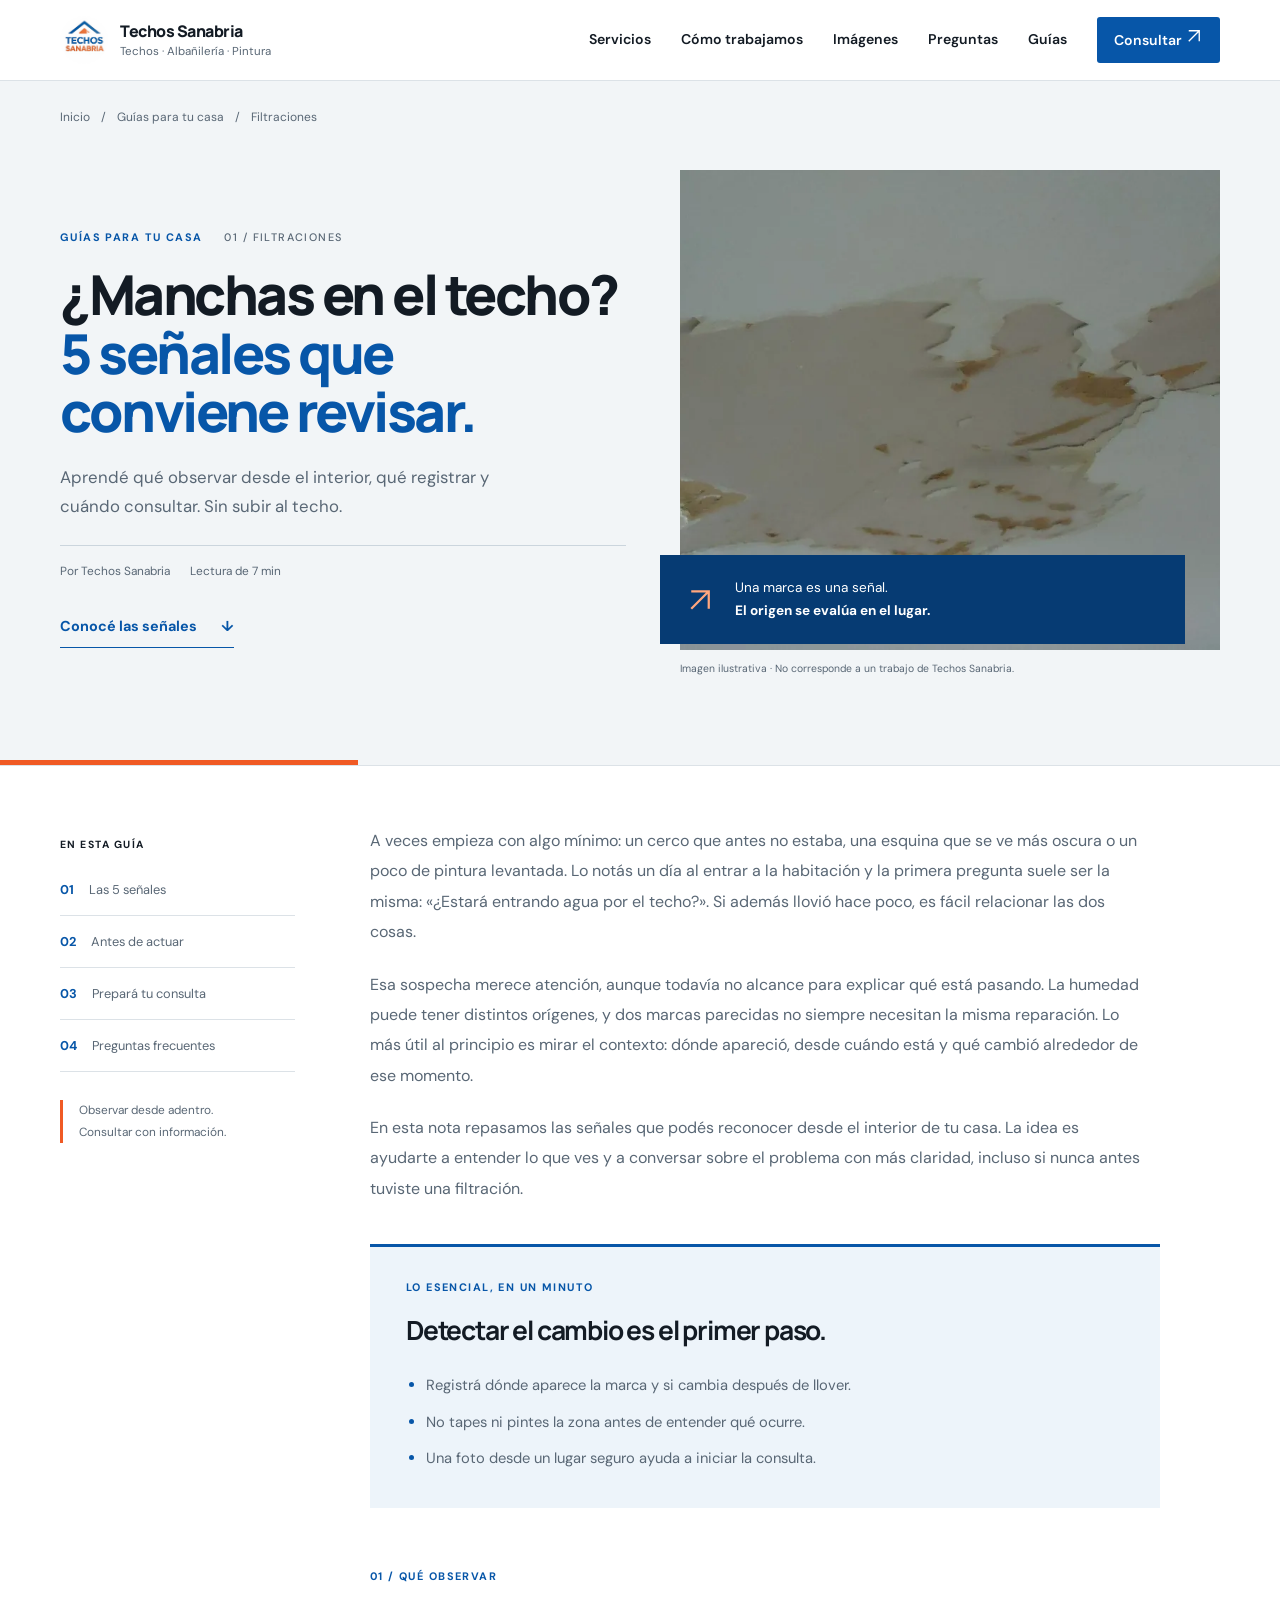
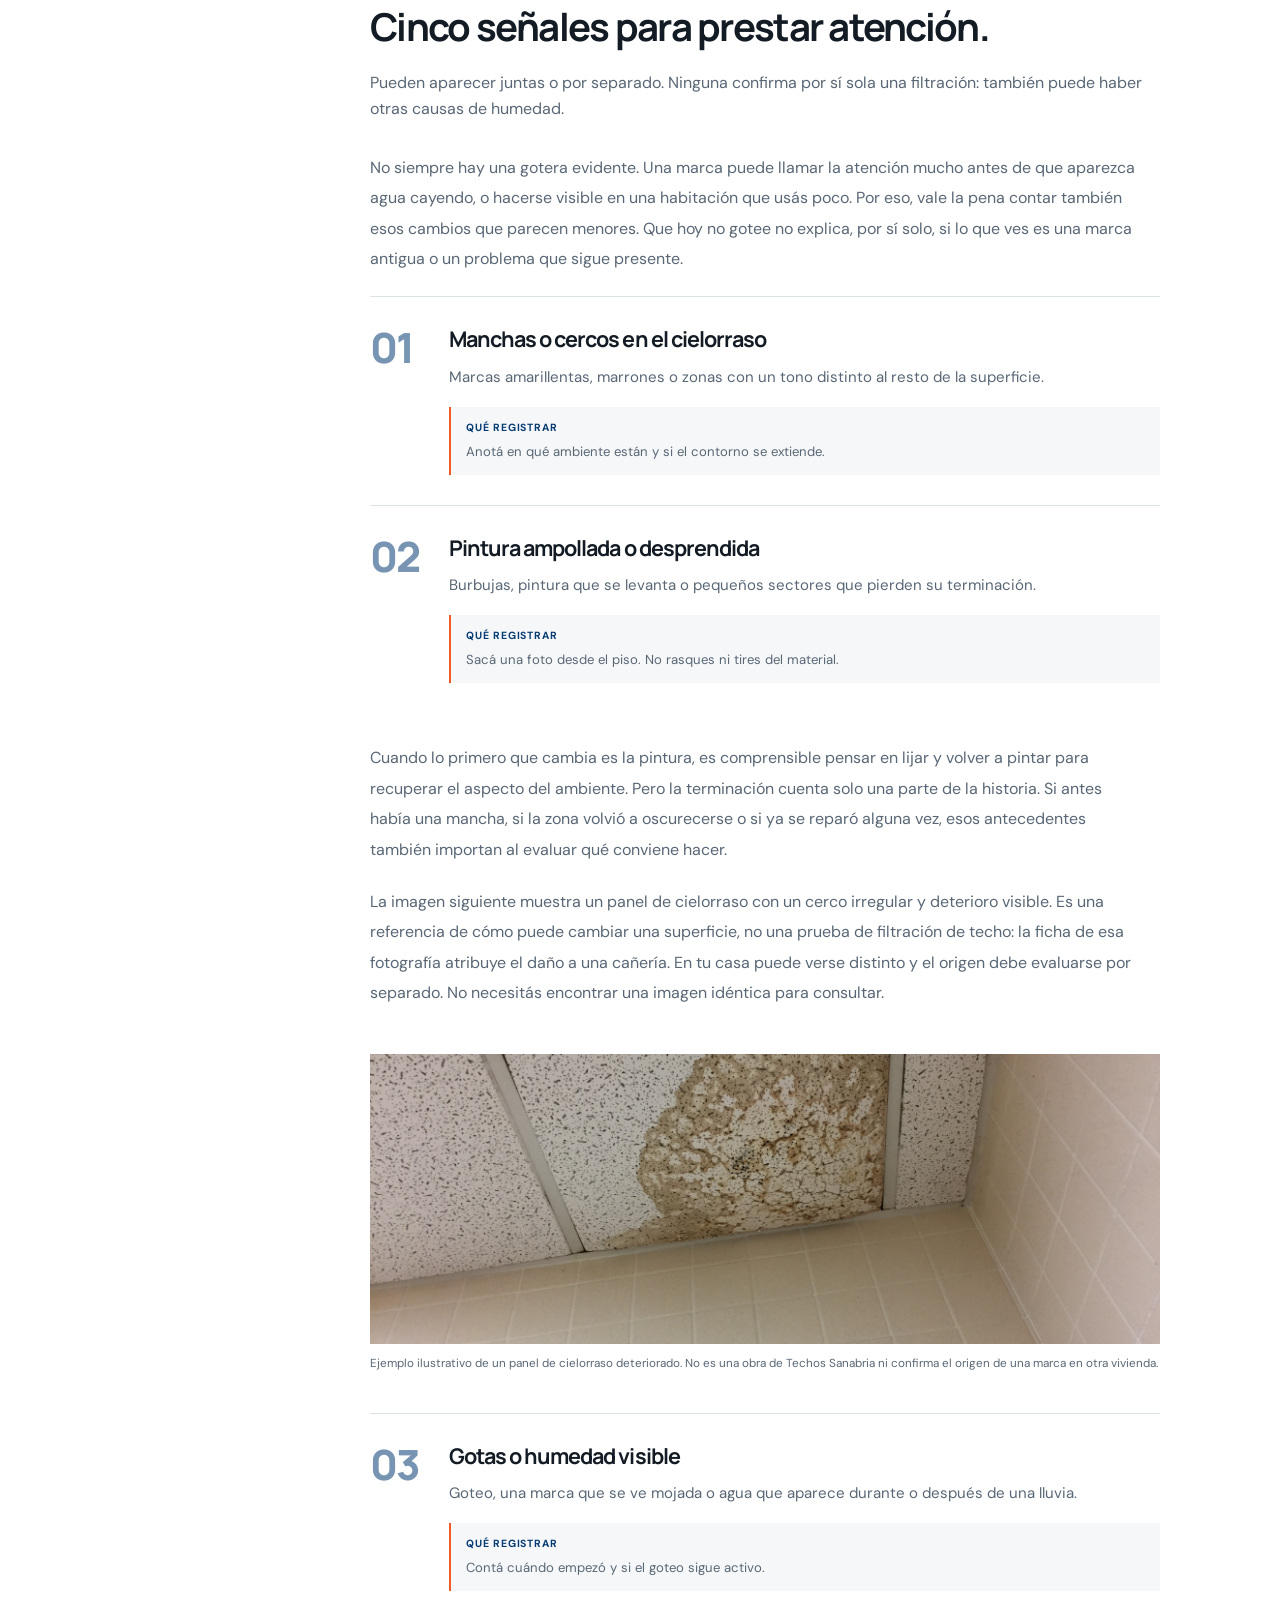
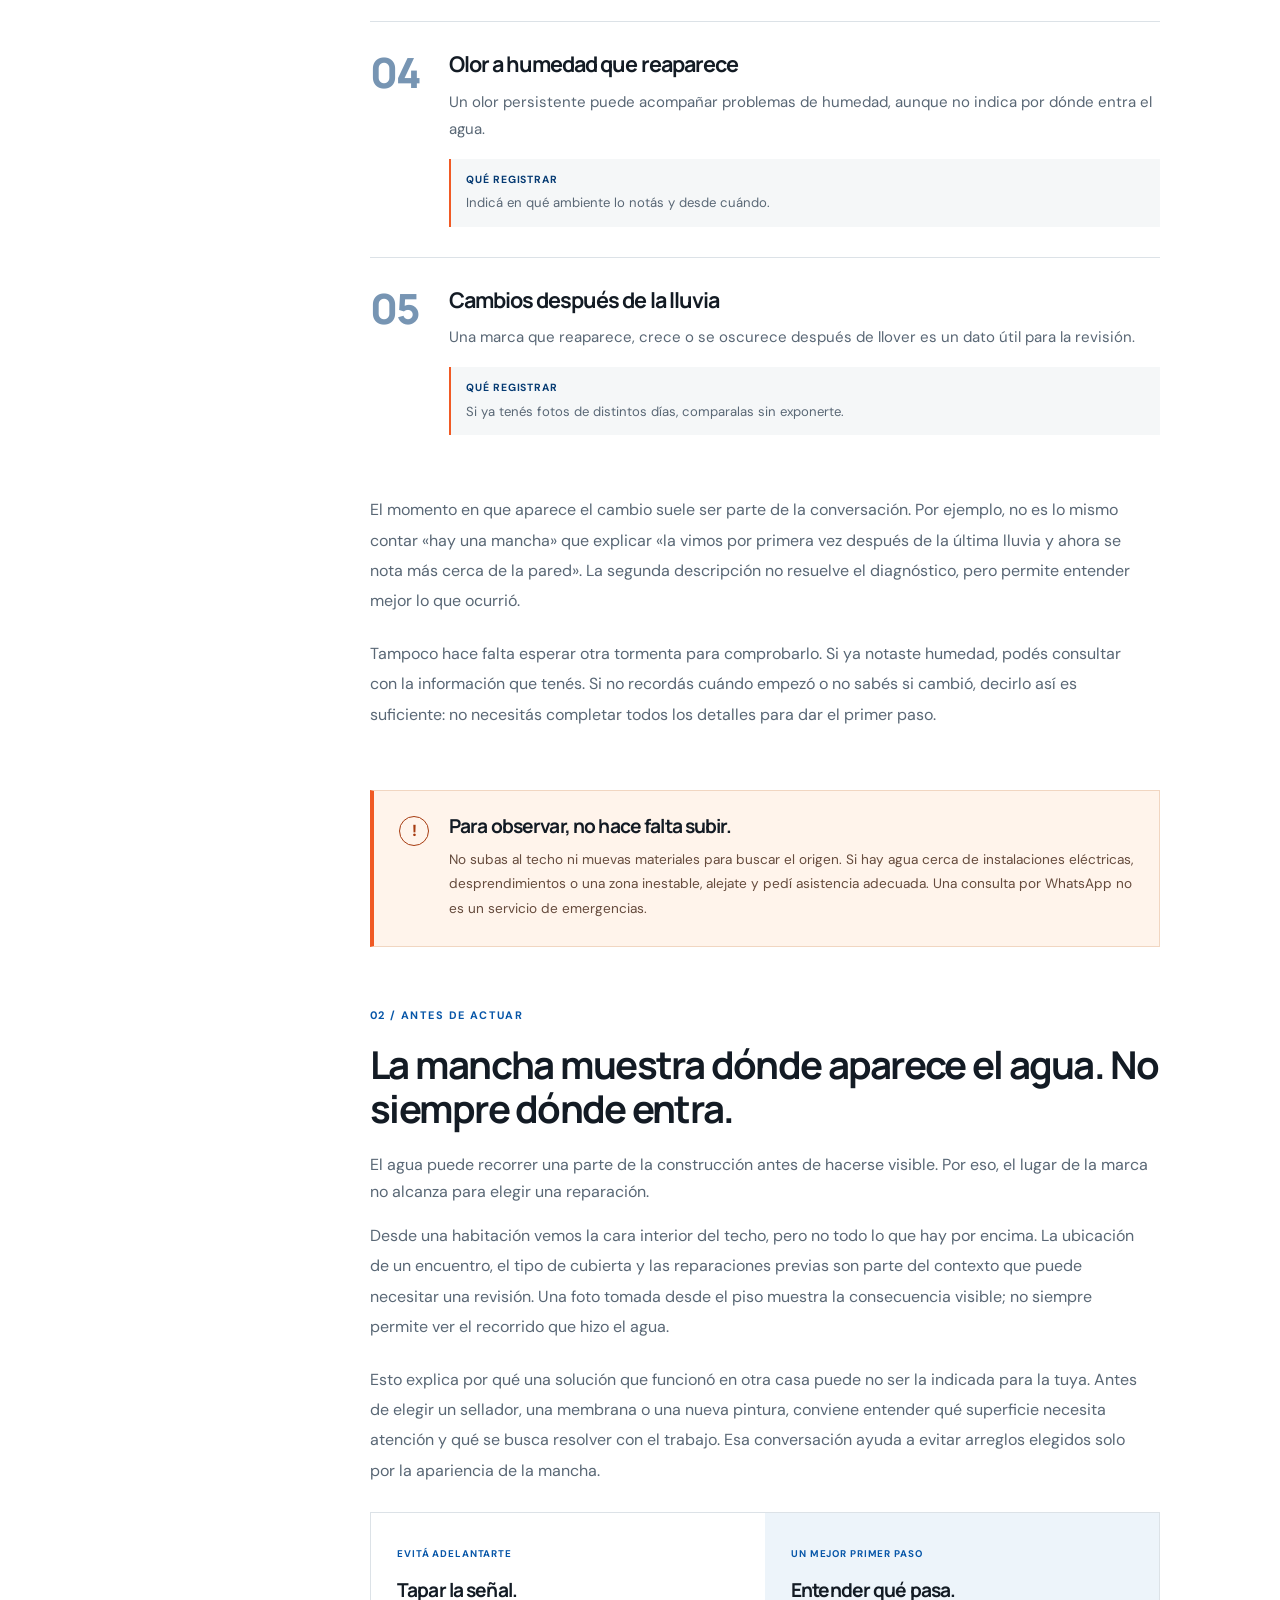
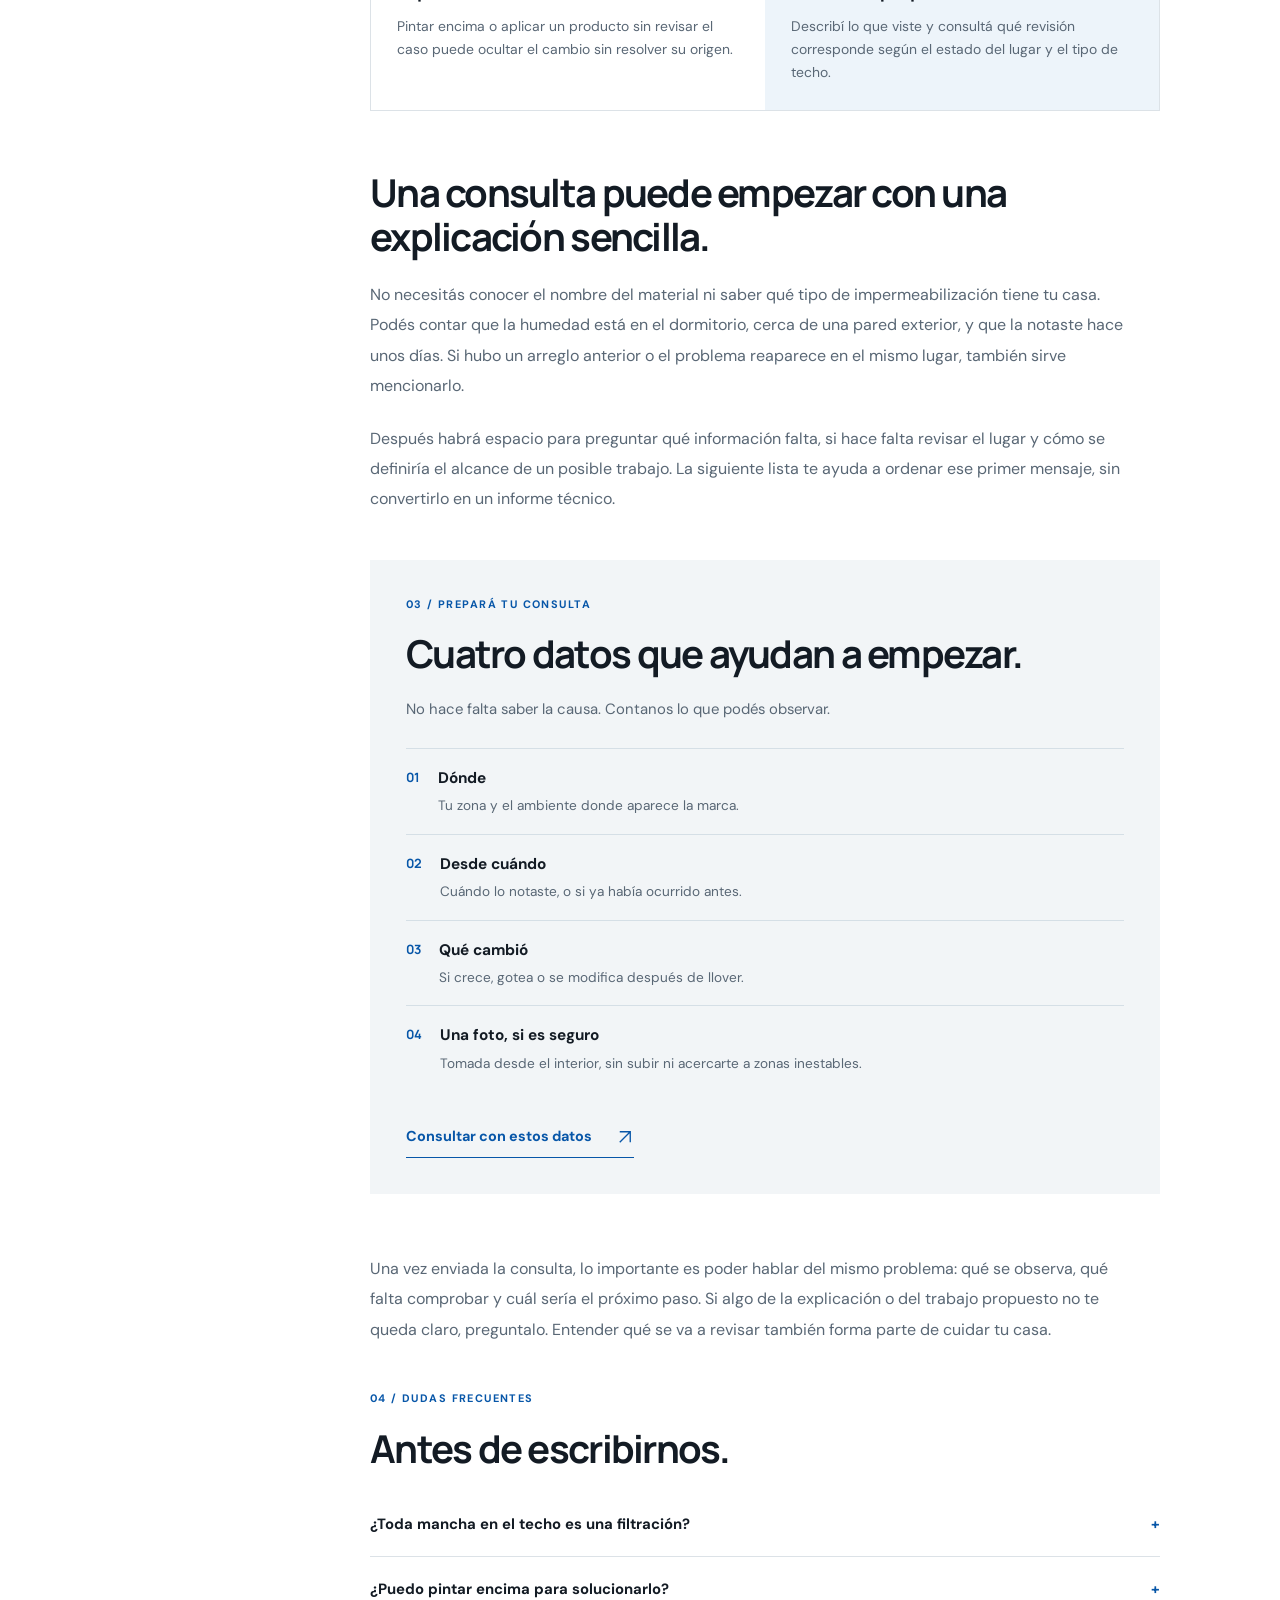
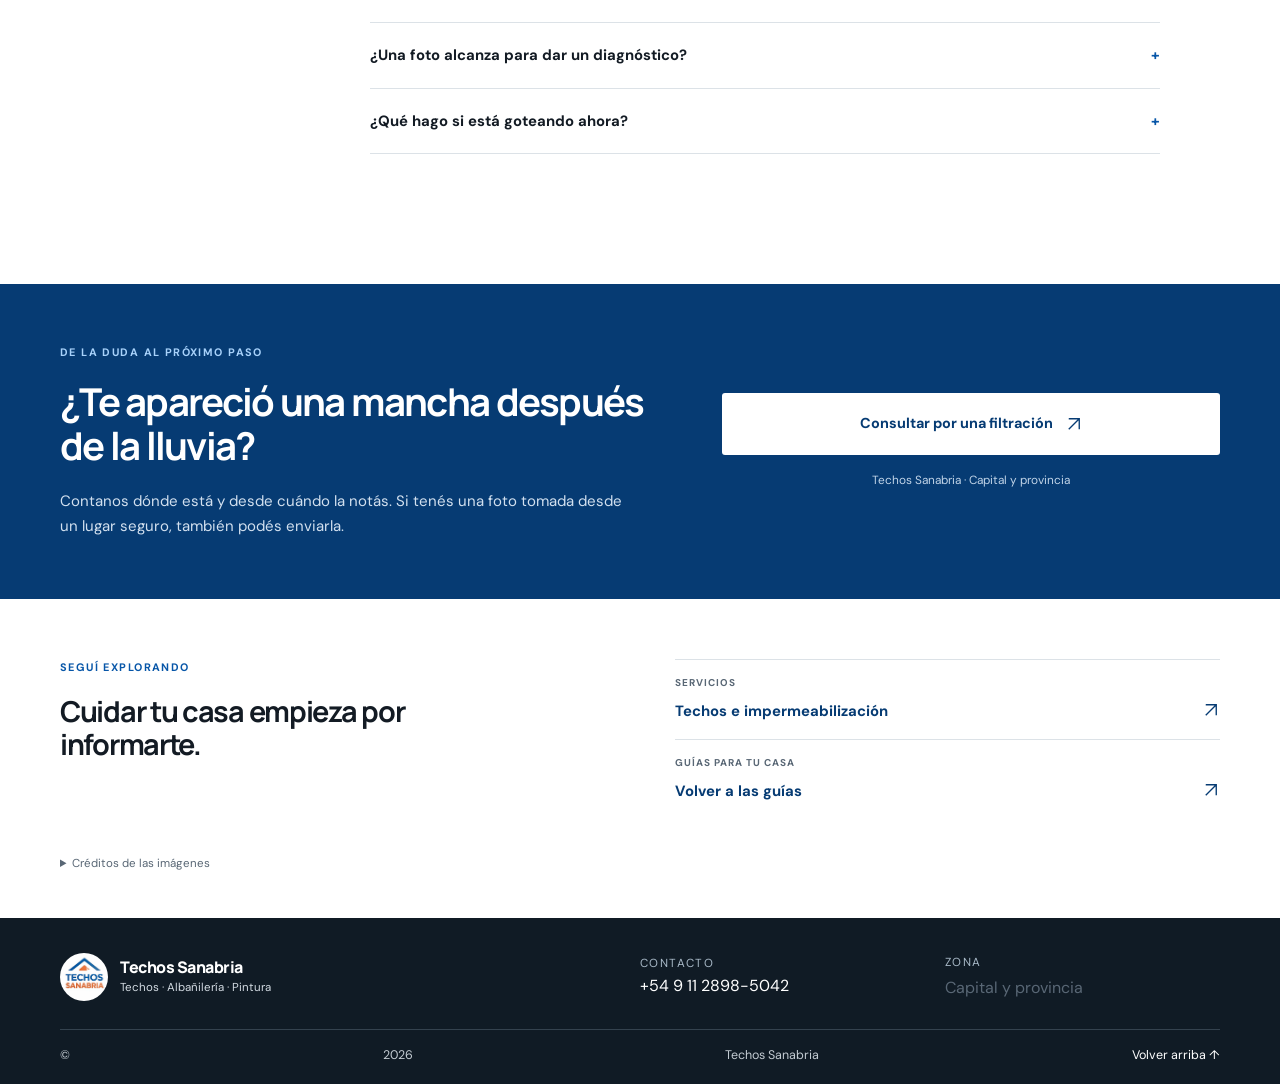
<file: blogs/senales-de-filtracion-en-el-techo/index.html>
<!doctype html>
<html lang="es-AR">
  <head>
<meta name="referrer" content="no-referrer">
<meta http-equiv="Content-Security-Policy" content="base-uri 'self'; object-src 'none'; form-action 'none'">

    <meta charset="utf-8">
    <meta name="viewport" content="width=device-width, initial-scale=1">
    <meta name="theme-color" content="#ffffff">
    <title>5 señales de filtración en el techo: qué observar | Techos Sanabria</title>
    <meta name="description" content="Una mancha o un goteo pueden ser señales para consultar, pero no confirman el origen. Qué observar desde un lugar seguro y qué información reunir.">
    <link rel="canonical" href="https://techos-sanabria.com/blogs/senales-de-filtracion-en-el-techo/">
    <meta property="og:type" content="article">
    <meta property="og:locale" content="es_AR">
    <meta property="og:site_name" content="Techos Sanabria">
    <meta property="og:title" content="5 señales de filtración en el techo: qué observar">
    <meta property="og:description" content="Una mancha o un goteo pueden ser señales para consultar, pero no confirman el origen. Qué observar desde un lugar seguro y qué información reunir.">
    <meta property="og:url" content="https://techos-sanabria.com/blogs/senales-de-filtracion-en-el-techo/">
    <link rel="stylesheet" href="../../style.css">
    <link rel="stylesheet" href="../guides.css">
  <meta property="og:image" content="https://techos-sanabria.com/images/blog/peeling.webp">
    <meta name="twitter:card" content="summary_large_image">
    <meta name="twitter:image" content="https://techos-sanabria.com/images/blog/peeling.webp">
<script type="application/ld+json">{"@context": "https://schema.org", "@type": "BlogPosting", "headline": "¿Manchas en el techo? 5 señales que conviene revisar", "description": "Qué observar desde el interior, qué registrar y cuándo consultar por una posible filtración.", "image": "https://techos-sanabria.com/images/blog/peeling.webp", "author": {"@type": "Organization", "name": "Techos Sanabria"}, "publisher": {"@type": "Organization", "name": "Techos Sanabria"}, "mainEntityOfPage": "https://techos-sanabria.com/blogs/senales-de-filtracion-en-el-techo/", "inLanguage": "es-AR"}</script>
<script>
!function(t,e){var o,n,p,r;e.__SV||(window.posthog && window.posthog.__loaded)||(window.posthog=e,e._i=[],e.init=function(i,s,a){function g(t,e){var o=e.split(".");2==o.length&&(t=t[o[0]],e=o[1]),t[e]=function(){t.push([e].concat(Array.prototype.slice.call(arguments,0)))}}p||((p=t.createElement("script")).type="text/javascript",p.crossOrigin="anonymous",p.async=!0,p.src=s.api_host.replace(".i.posthog.com","-assets.i.posthog.com")+"/static/array.js",p.onerror=function(){p=null},(r=t.getElementsByTagName("script")[0]).parentNode.insertBefore(p,r));var u=e;for(void 0!==a?u=e[a]=[]:a="posthog",u.people=u.people||[],Object.defineProperty(u,"toString",{configurable:!0,enumerable:!0,writable:!0,value:function(t){var e="posthog";return"posthog"!==a&&(e+="."+a),t||(e+=" (stub)"),e}}),Object.defineProperty(u.people,"toString",{configurable:!0,enumerable:!0,writable:!0,value:function(){return u.toString(1)+".people (stub)"}}),o="vu pu gu mu init Gu Qu Hu Wu Xu il Vu Yu ju oc ac lc uc cc hc capture getExtension Zu hu gc calculateEventProperties vc register register_once register_for_session unregister unregister_for_session zu mc getFeatureFlag getFeatureFlagPayload getFeatureFlagResult getAllFeatureFlags isFeatureEnabled reloadFeatureFlags updateFlags updateEarlyAccessFeatureEnrollment getEarlyAccessFeatures on onFeatureFlags onSurveysLoaded onSessionId getSurveys getActiveMatchingSurveys onActiveMatchingSurveysChanged renderSurvey displaySurvey cancelPendingSurvey canRenderSurvey canRenderSurveyAsync wc identify setPersonProperties unsetPersonProperties group resetGroups setPersonPropertiesForFlags resetPersonPropertiesForFlags setGroupPropertiesForFlags resetGroupPropertiesForFlags reset kc shutdown setIdentity clearIdentity get_distinct_id getGroups get_session_id get_session_replay_url alias set_config startSessionRecording stopSessionRecording sessionRecordingStarted captureException addExceptionStep captureLog startExceptionAutocapture stopExceptionAutocapture loadToolbar get_property getSessionProperty yc nc createPersonProfile setInternalOrTestUser bc xu ku opt_in_capturing opt_out_capturing Su has_opted_in_capturing has_opted_out_capturing get_explicit_consent_status is_capturing clear_opt_in_out_capturing tc debug nl Os getPageViewId captureTraceFeedback captureTraceMetric Du".split(" "),n=0;n<o.length;n++)g(u,o[n]);e._i.push([i,s,a])},e.__SV=1)}(document,window.posthog||[]);
posthog.init('phc_zRJZ5SvArTjrYcxxgLg35xTBeTofkA6DnmJoE6SXfPQV', {
        before_send: (event) => {
  if (!event || !event.properties) return event;
  const privateKeys = /^(n|t|e|name|nombre|phone|telefono|tel|email|message|mensaje)$/i;
  for (const key of ['$current_url', '$initial_current_url', '$referrer', '$initial_referrer']) {
    const value = event.properties[key];
    if (typeof value !== 'string') continue;
    try {
      const url = new URL(value);
      for (const name of [...url.searchParams.keys()]) if (privateKeys.test(name)) url.searchParams.delete(name);
      event.properties[key] = url.href;
    } catch { /* Non-URL values such as $direct are preserved. */ }
  }
  for (const key of Object.keys(event.properties)) if (privateKeys.test(key)) delete event.properties[key];
  return event;
},
        session_recording: { maskAllInputs: true },
    api_host: 'https://us.i.posthog.com',
    defaults: '2026-05-30',
    person_profiles: 'identified_only', // or 'always' to create profiles for anonymous users as well
});
</script>
</head>
<body class="guide-page"><a class="skip-link" href="#contenido">Saltar al contenido</a>
<header class="site-header">
    <div class="shell header-inner">
      <a class="brand" href="../../#inicio" aria-label="Techos Sanabria, inicio"><img src="../../images/logo-techos-sanabria.webp" alt="" width="52" height="52"><span><strong>Techos Sanabria</strong><small>Techos · Albañilería · Pintura</small></span></a>
      <button class="menu-toggle" type="button" aria-expanded="false" aria-controls="site-nav" aria-label="Abrir menú"><span></span><span></span><span></span></button>
      <nav class="site-nav" id="site-nav" aria-label="Navegación principal"><a href="../../#servicios">Servicios</a><a href="../../#metodo">Cómo trabajamos</a><a href="../../#imagenes">Imágenes</a><a href="../../#preguntas">Preguntas</a><a href="../">Guías</a><a class="nav-contact" href="../../#contacto">Consultar <svg aria-hidden="true" width="18" height="18" viewBox="0 0 24 24" fill="none" stroke="currentColor" stroke-width="1.8"><path d="M5 19 19 5M5 5h14v14"/></svg></a></nav>
    </div>
  </header>
<main id="contenido"><article>
<section class="guide-hero"><div class="shell">
<nav class="guide-breadcrumb" aria-label="Ruta de navegación"><a href="../../">Inicio</a><span aria-hidden="true">/</span><a href="../">Guías para tu casa</a><span aria-hidden="true">/</span><span>Filtraciones</span></nav>
<div class="guide-hero-grid"><div class="guide-hero-copy"><p class="guide-kicker">GUÍAS PARA TU CASA <span>01 / FILTRACIONES</span></p><h1>¿Manchas en el techo? <em>5 señales que conviene revisar.</em></h1><p class="guide-deck">Aprendé qué observar desde el interior, qué registrar y cuándo consultar. Sin subir al techo.</p><div class="guide-meta"><span>Por Techos Sanabria</span><span>Lectura de 7 min</span></div><a class="guide-text-link" href="#senales">Conocé las señales <span aria-hidden="true">↓</span></a></div>
<figure class="guide-cover"><img src="../../images/blog/peeling.webp" width="931" height="678" alt="Pintura desprendida y marcas en un cielorraso, como ejemplo de deterioro visible" fetchpriority="high" decoding="async"><div class="guide-cover-label"><svg aria-hidden="true" width="18" height="18" viewBox="0 0 24 24" fill="none" stroke="currentColor" stroke-width="1.8"><path d="M5 19 19 5M5 5h14v14"/></svg><span>Una marca es una señal.<br><strong>El origen se evalúa en el lugar.</strong></span></div><figcaption>Imagen ilustrativa · No corresponde a un trabajo de Techos Sanabria.</figcaption></figure></div>
</div></section>
<div class="shell guide-layout">
<aside class="guide-index" aria-label="Índice de la guía"><p>EN ESTA GUÍA</p><a href="#senales"><span>01</span> Las 5 señales</a><a href="#antes-de-actuar"><span>02</span> Antes de actuar</a><a href="#checklist"><span>03</span> Prepará tu consulta</a><a href="#preguntas-guia"><span>04</span> Preguntas frecuentes</a><div class="guide-index-note">Observar desde adentro.<br>Consultar con información.</div></aside>
<div class="guide-content">
<div class="guide-prose guide-opening">
<p>A veces empieza con algo mínimo: un cerco que antes no estaba, una esquina que se ve más oscura o un poco de pintura levantada. Lo notás un día al entrar a la habitación y la primera pregunta suele ser la misma: «¿Estará entrando agua por el techo?». Si además llovió hace poco, es fácil relacionar las dos cosas.</p>
<p>Esa sospecha merece atención, aunque todavía no alcance para explicar qué está pasando. La humedad puede tener distintos orígenes, y dos marcas parecidas no siempre necesitan la misma reparación. Lo más útil al principio es mirar el contexto: dónde apareció, desde cuándo está y qué cambió alrededor de ese momento.</p>
<p>En esta nota repasamos las señales que podés reconocer desde el interior de tu casa. La idea es ayudarte a entender lo que ves y a conversar sobre el problema con más claridad, incluso si nunca antes tuviste una filtración.</p>
</div>
<div class="guide-summary"><p class="guide-kicker">LO ESENCIAL, EN UN MINUTO</p><h2>Detectar el cambio es el primer paso.</h2><ul><li>Registrá dónde aparece la marca y si cambia después de llover.</li><li>No tapes ni pintes la zona antes de entender qué ocurre.</li><li>Una foto desde un lugar seguro ayuda a iniciar la consulta.</li></ul></div>
<section id="senales" class="guide-section"><p class="guide-kicker">01 / QUÉ OBSERVAR</p><h2>Cinco señales para prestar atención.</h2><p class="guide-intro">Pueden aparecer juntas o por separado. Ninguna confirma por sí sola una filtración: también puede haber otras causas de humedad.</p>
<div class="guide-prose"><p>No siempre hay una gotera evidente. Una marca puede llamar la atención mucho antes de que aparezca agua cayendo, o hacerse visible en una habitación que usás poco. Por eso, vale la pena contar también esos cambios que parecen menores. Que hoy no gotee no explica, por sí solo, si lo que ves es una marca antigua o un problema que sigue presente.</p></div>
<div class="guide-signs">
<section class="guide-sign"><span class="guide-sign-number">01</span><div><h3>Manchas o cercos en el cielorraso</h3><p>Marcas amarillentas, marrones o zonas con un tono distinto al resto de la superficie.</p><p class="guide-observe"><strong>Qué registrar</strong> Anotá en qué ambiente están y si el contorno se extiende.</p></div></section>
<section class="guide-sign"><span class="guide-sign-number">02</span><div><h3>Pintura ampollada o desprendida</h3><p>Burbujas, pintura que se levanta o pequeños sectores que pierden su terminación.</p><p class="guide-observe"><strong>Qué registrar</strong> Sacá una foto desde el piso. No rasques ni tires del material.</p></div></section>
<div class="guide-prose guide-interlude"><p>Cuando lo primero que cambia es la pintura, es comprensible pensar en lijar y volver a pintar para recuperar el aspecto del ambiente. Pero la terminación cuenta solo una parte de la historia. Si antes había una mancha, si la zona volvió a oscurecerse o si ya se reparó alguna vez, esos antecedentes también importan al evaluar qué conviene hacer.</p><p>La imagen siguiente muestra un panel de cielorraso con un cerco irregular y deterioro visible. Es una referencia de cómo puede cambiar una superficie, no una prueba de filtración de techo: la ficha de esa fotografía atribuye el daño a una cañería. En tu casa puede verse distinto y el origen debe evaluarse por separado. No necesitás encontrar una imagen idéntica para consultar.</p></div>
<figure class="guide-detail-photo"><img src="../../images/blog/deterioro-cielorraso.jpg" width="3264" height="2448" alt="Panel de cielorraso con un cerco irregular y deterioro visible, como referencia ilustrativa" loading="lazy" decoding="async"><figcaption>Ejemplo ilustrativo de un panel de cielorraso deteriorado. No es una obra de Techos Sanabria ni confirma el origen de una marca en otra vivienda.</figcaption></figure><section class="guide-sign"><span class="guide-sign-number">03</span><div><h3>Gotas o humedad visible</h3><p>Goteo, una marca que se ve mojada o agua que aparece durante o después de una lluvia.</p><p class="guide-observe"><strong>Qué registrar</strong> Contá cuándo empezó y si el goteo sigue activo.</p></div></section>
<section class="guide-sign"><span class="guide-sign-number">04</span><div><h3>Olor a humedad que reaparece</h3><p>Un olor persistente puede acompañar problemas de humedad, aunque no indica por dónde entra el agua.</p><p class="guide-observe"><strong>Qué registrar</strong> Indicá en qué ambiente lo notás y desde cuándo.</p></div></section>
<section class="guide-sign"><span class="guide-sign-number">05</span><div><h3>Cambios después de la lluvia</h3><p>Una marca que reaparece, crece o se oscurece después de llover es un dato útil para la revisión.</p><p class="guide-observe"><strong>Qué registrar</strong> Si ya tenés fotos de distintos días, comparalas sin exponerte.</p></div></section>
</div>
<div class="guide-prose guide-interlude"><p>El momento en que aparece el cambio suele ser parte de la conversación. Por ejemplo, no es lo mismo contar «hay una mancha» que explicar «la vimos por primera vez después de la última lluvia y ahora se nota más cerca de la pared». La segunda descripción no resuelve el diagnóstico, pero permite entender mejor lo que ocurrió.</p><p>Tampoco hace falta esperar otra tormenta para comprobarlo. Si ya notaste humedad, podés consultar con la información que tenés. Si no recordás cuándo empezó o no sabés si cambió, decirlo así es suficiente: no necesitás completar todos los detalles para dar el primer paso.</p></div></section>
<aside class="guide-safety"><span class="guide-safety-icon" aria-hidden="true">!</span><div><h2>Para observar, no hace falta subir.</h2><p>No subas al techo ni muevas materiales para buscar el origen. Si hay agua cerca de instalaciones eléctricas, desprendimientos o una zona inestable, alejate y pedí asistencia adecuada. Una consulta por WhatsApp no es un servicio de emergencias.</p></div></aside>
<section id="antes-de-actuar" class="guide-section"><p class="guide-kicker">02 / ANTES DE ACTUAR</p><h2>La mancha muestra dónde aparece el agua. No siempre dónde entra.</h2><p>El agua puede recorrer una parte de la construcción antes de hacerse visible. Por eso, el lugar de la marca no alcanza para elegir una reparación.</p><div class="guide-prose"><p>Desde una habitación vemos la cara interior del techo, pero no todo lo que hay por encima. La ubicación de un encuentro, el tipo de cubierta y las reparaciones previas son parte del contexto que puede necesitar una revisión. Una foto tomada desde el piso muestra la consecuencia visible; no siempre permite ver el recorrido que hizo el agua.</p><p>Esto explica por qué una solución que funcionó en otra casa puede no ser la indicada para la tuya. Antes de elegir un sellador, una membrana o una nueva pintura, conviene entender qué superficie necesita atención y qué se busca resolver con el trabajo. Esa conversación ayuda a evitar arreglos elegidos solo por la apariencia de la mancha.</p></div>
<div class="guide-comparison"><div><span class="guide-small-label">EVITÁ ADELANTARTE</span><h3>Tapar la señal.</h3><p>Pintar encima o aplicar un producto sin revisar el caso puede ocultar el cambio sin resolver su origen.</p></div><div><span class="guide-small-label">UN MEJOR PRIMER PASO</span><h3>Entender qué pasa.</h3><p>Describí lo que viste y consultá qué revisión corresponde según el estado del lugar y el tipo de techo.</p></div></div></section>
<div class="guide-prose guide-interlude"><h2>Una consulta puede empezar con una explicación sencilla.</h2><p>No necesitás conocer el nombre del material ni saber qué tipo de impermeabilización tiene tu casa. Podés contar que la humedad está en el dormitorio, cerca de una pared exterior, y que la notaste hace unos días. Si hubo un arreglo anterior o el problema reaparece en el mismo lugar, también sirve mencionarlo.</p><p>Después habrá espacio para preguntar qué información falta, si hace falta revisar el lugar y cómo se definiría el alcance de un posible trabajo. La siguiente lista te ayuda a ordenar ese primer mensaje, sin convertirlo en un informe técnico.</p></div>
<section id="checklist" class="guide-checklist guide-section"><p class="guide-kicker">03 / PREPARÁ TU CONSULTA</p><h2>Cuatro datos que ayudan a empezar.</h2><p>No hace falta saber la causa. Contanos lo que podés observar.</p><ol><li><span>01</span><div><strong>Dónde</strong><p>Tu zona y el ambiente donde aparece la marca.</p></div></li><li><span>02</span><div><strong>Desde cuándo</strong><p>Cuándo lo notaste, o si ya había ocurrido antes.</p></div></li><li><span>03</span><div><strong>Qué cambió</strong><p>Si crece, gotea o se modifica después de llover.</p></div></li><li><span>04</span><div><strong>Una foto, si es seguro</strong><p>Tomada desde el interior, sin subir ni acercarte a zonas inestables.</p></div></li></ol><a class="guide-text-link" href="https://wa.me/5491128985042?text=Hola%2C%20le%C3%AD%20la%20gu%C3%ADa%20sobre%20se%C3%B1ales%20de%20filtraci%C3%B3n.%20Quiero%20consultar%20por%20una%20mancha%20o%20humedad%20en%20mi%20casa.%20Mi%20zona%20es%3A%20">Consultar con estos datos <svg aria-hidden="true" width="18" height="18" viewBox="0 0 24 24" fill="none" stroke="currentColor" stroke-width="1.8"><path d="M5 19 19 5M5 5h14v14"/></svg></a></section>
<div class="guide-prose guide-interlude"><p>Una vez enviada la consulta, lo importante es poder hablar del mismo problema: qué se observa, qué falta comprobar y cuál sería el próximo paso. Si algo de la explicación o del trabajo propuesto no te queda claro, preguntalo. Entender qué se va a revisar también forma parte de cuidar tu casa.</p></div>
<section id="preguntas-guia" class="guide-section guide-faq"><p class="guide-kicker">04 / DUDAS FRECUENTES</p><h2>Antes de escribirnos.</h2><details><summary>¿Toda mancha en el techo es una filtración?</summary><p>No. Distintos problemas de humedad pueden producir marcas parecidas. La señal orienta qué revisar, pero no confirma el origen.</p></details><details><summary>¿Puedo pintar encima para solucionarlo?</summary><p>Pintar cambia la terminación, pero no resuelve necesariamente la causa de la humedad. Conviene revisar el origen antes de elegir la reparación y la pintura.</p></details><details><summary>¿Una foto alcanza para dar un diagnóstico?</summary><p>Ayuda a explicar lo que viste y a ordenar una primera conversación. La evaluación y el alcance de un trabajo dependen del caso y pueden requerir revisar el lugar.</p></details><details><summary>¿Qué hago si está goteando ahora?</summary><p>Indicá que el goteo está activo al consultar. Mantenete lejos de elementos eléctricos y de zonas con desprendimientos. Si hay peligro inmediato, alejate del área y pedí asistencia adecuada.</p></details></section>
</div></div>
<section class="guide-contact"><div class="shell guide-contact-grid"><div><p class="guide-kicker">DE LA DUDA AL PRÓXIMO PASO</p><h2>¿Te apareció una mancha después de la lluvia?</h2><p>Contanos dónde está y desde cuándo la notás. Si tenés una foto tomada desde un lugar seguro, también podés enviarla.</p></div><div><a class="button" href="https://wa.me/5491128985042?text=Hola%2C%20le%C3%AD%20la%20gu%C3%ADa%20sobre%20se%C3%B1ales%20de%20filtraci%C3%B3n.%20Quiero%20consultar%20por%20una%20mancha%20o%20humedad%20en%20mi%20casa.%20Mi%20zona%20es%3A%20">Consultar por una filtración <svg aria-hidden="true" width="18" height="18" viewBox="0 0 24 24" fill="none" stroke="currentColor" stroke-width="1.8"><path d="M5 19 19 5M5 5h14v14"/></svg></a><span class="guide-contact-caption">Techos Sanabria · Capital y provincia</span></div></div></section>
<section class="shell guide-related"><div><p class="guide-kicker">SEGUÍ EXPLORANDO</p><h2>Cuidar tu casa empieza por informarte.</h2></div><div class="guide-related-links"><a href="../../#servicios"><span>Servicios</span>Techos e impermeabilización <svg aria-hidden="true" width="18" height="18" viewBox="0 0 24 24" fill="none" stroke="currentColor" stroke-width="1.8"><path d="M5 19 19 5M5 5h14v14"/></svg></a><a href="../"><span>Guías para tu casa</span>Volver a las guías <svg aria-hidden="true" width="18" height="18" viewBox="0 0 24 24" fill="none" stroke="currentColor" stroke-width="1.8"><path d="M5 19 19 5M5 5h14v14"/></svg></a></div></section>
<div class="shell guide-credits"><details><summary>Créditos de las imágenes</summary><p>Fotografías ilustrativas de Wikimedia Commons; no representan trabajos de Techos Sanabria. Portada: <a href="https://commons.wikimedia.org/wiki/File:Ceiling_sheetrock_damaged_by_water_so_paint_was_peeling.jpg">Tomwsulcer</a>, <a href="https://creativecommons.org/publicdomain/zero/1.0/">CC0</a>. Detalle: <a href="https://commons.wikimedia.org/wiki/File:Ceiling_water_damage.jpg">Atomicdragon136</a>, <a href="https://creativecommons.org/licenses/by/3.0/">CC BY 3.0</a>. Portada convertida a WebP; detalle en JPEG original sin modificaciones, 3264 × 2448 px. El encuadre de presentación se adapta mediante CSS.</p></details></div>
</article></main>
<footer class="site-footer">
      <div class="shell footer-inner"><a class="brand footer-brand" href="../../#inicio"><img src="../../images/logo-techos-sanabria.webp" alt="" width="44" height="44" loading="lazy" decoding="async"><span><strong>Techos Sanabria</strong><small>Techos · Albañilería · Pintura</small></span></a><div><span>Contacto</span><a href="tel:+5491128985042">+54 9 11 2898-5042</a></div><div><span>Zona</span><p>Capital y provincia</p></div></div>
      <div class="shell footer-bottom">© <span id="currentYear">2026</span> Techos Sanabria <a href="../../#inicio">Volver arriba ↑</a></div>
    </footer>
<script src="../../script.js" defer></script>
</body></html>
</file>
<file: style.css>
@import url('https://fonts.googleapis.com/css2?family=DM+Sans:wght@400;500;600;700&family=Manrope:wght@400;500;600;700;800&display=swap');
.contact .eyebrow{color:#131b24}.steps li>span{color:#0756a8}.gallery-grid{grid-template-columns:repeat(3,minmax(0,1fr));grid-auto-rows:auto}.gallery-card{margin:0;min-width:0;background:#063b73;display:flex;flex-direction:column;overflow:hidden}.gallery-card img{width:100%;height:260px;object-fit:contain;background:#101b25}.gallery-card figcaption{background:#063b73;color:#fff;padding:14px 16px;display:flex;flex-direction:column;gap:5px}.gallery-card figcaption b{font:700 1rem var(--display)}.gallery-card figcaption span{font-size:.8rem;color:#fff}.gallery-feature{grid-column:span 2;grid-row:span 2}.gallery-feature img{height:420px}.direct-whatsapp{display:block;color:#131b24;font-weight:700;text-decoration:underline;text-underline-offset:3px;margin-top:10px}.no-js-note{font-size:.84rem;font-weight:600;color:#131b24}.gallery-tile,.gallery-feature:not(.gallery-card){display:none}
@media(max-width:800px){.gallery-grid{grid-template-columns:repeat(2,minmax(0,1fr))}.gallery-card img{height:220px}.gallery-feature{grid-column:span 2;grid-row:span 1}.gallery-feature img{height:300px}}
@media(max-width:480px){.gallery-grid{grid-template-columns:1fr}.gallery-feature{grid-column:auto}.gallery-card img,.gallery-feature img{height:260px}}
.hero-photo{min-height:475px;background:var(--white);display:grid;place-items:center;padding:36px;border:1px solid var(--line);border-radius:3px}.gallery-tile{position:relative;overflow:hidden;background:var(--blue-dark);color:white;padding:26px;display:flex;flex-direction:column;justify-content:flex-end}.gallery-tile:before,.gallery-tile:after{content:"";position:absolute;width:220px;height:220px;border:1px solid #ffffff40;border-radius:50%;right:-70px;top:-80px}.gallery-tile:after{width:150px;height:150px;right:-35px;top:-45px}.gallery-tile:nth-child(2){background:var(--orange)}.gallery-tile:nth-child(3){background:#334958}.gallery-tile>span{position:absolute;top:20px;left:24px;font-size:.74rem;letter-spacing:.1em}.gallery-tile b{font:700 1.5rem var(--display)}.gallery-tile small{font-size:.85rem;color:#e4edf6}
:root{--blue:#0756a8;--blue-dark:#063b73;--orange:#f05a24;--ink:#131b24;--muted:#596775;--paper:#f4f6f7;--line:#dce2e7;--white:#fff;--shell:1160px;--sans:'DM Sans',Arial,sans-serif;--display:'Manrope',Arial,sans-serif}*{box-sizing:border-box}html{scroll-behavior:smooth;scroll-padding-top:88px}body{margin:0;color:var(--ink);font-family:var(--sans);font-size:16px;line-height:1.65}img{display:block;max-width:100%}a{color:inherit;text-decoration:none}button,input,textarea{font:inherit}.shell{width:min(var(--shell),calc(100% - 48px));margin-inline:auto}.skip-link{position:absolute;left:12px;top:-60px;background:var(--white);color:var(--blue-dark);padding:10px;z-index:20}.skip-link:focus{top:10px}.site-header{position:sticky;top:0;z-index:10;background:rgba(255,255,255,.97);border-bottom:1px solid var(--line)}.header-inner{min-height:80px;display:flex;align-items:center;justify-content:space-between}.brand{display:flex;align-items:center;gap:12px}.brand img{width:48px;height:48px;object-fit:cover;border-radius:50%}.brand strong,.brand small{display:block}.brand strong{font:800 1rem var(--display);letter-spacing:-.03em}.brand small{font-size:.72rem;color:var(--muted)}.site-nav{display:flex;align-items:center;gap:30px;font-size:.88rem;font-weight:600}.site-nav>a:not(.nav-contact):hover,.phone-link:hover{color:var(--blue)}.nav-contact{background:var(--blue);color:white;padding:10px 17px;border-radius:3px}.nav-contact:hover,.button-primary:hover{background:var(--blue-dark)}.menu-toggle{display:none}.hero{position:relative;overflow:hidden;background:var(--paper);padding:76px 0 70px}.hero-grid{display:grid;grid-template-columns:1.03fr .97fr;align-items:center;gap:58px}.eyebrow{text-transform:uppercase;letter-spacing:.14em;font-size:.72rem;font-weight:700;color:var(--blue);margin:0 0 17px}.eyebrow span{display:inline-block;width:25px;height:2px;background:var(--orange);vertical-align:middle;margin-right:7px}.hero h1,.section h2,.intro h2{font:800 clamp(2.45rem,5vw,4.6rem)/1.06 var(--display);letter-spacing:-.055em;margin:0 0 23px}.hero h1 em,.method h2 em{color:var(--blue);font-style:normal}.lede{font-size:1.08rem;color:var(--muted);max-width:520px}.hero-actions{display:flex;flex-direction:column;align-items:flex-start;gap:16px;margin-top:28px}.button{display:inline-flex;justify-content:center;align-items:center;gap:12px;padding:14px 20px;border:0;border-radius:3px;font-weight:700;cursor:pointer}.button-primary{background:var(--blue);color:white}.phone-link{font-weight:700;color:var(--blue-dark)}.hero-meta{display:flex;gap:25px;border-top:1px solid var(--line);margin-top:34px;padding-top:15px;color:var(--muted);font-size:.83rem}.hero-photo{margin:0;position:relative}.hero-photo>img{width:auto;height:auto;max-width:100%;max-height:470px;object-fit:contain}.hero-photo figcaption{font-size:.7rem;color:var(--muted);padding-top:8px}.hero-stripe{height:8px;background:var(--blue);position:absolute;bottom:0;left:0;right:0}.intro{padding-block:90px 76px;display:grid;grid-template-columns:.7fr 1.3fr;column-gap:40px;align-items:start}.intro .eyebrow{grid-column:1/-1}.intro h2{font-size:clamp(2rem,3.5vw,3.2rem);max-width:480px}.intro-copy{color:var(--muted);max-width:570px;margin:0;font-size:1.05rem}.section{padding-block:88px}.services{background:var(--blue-dark);color:white}.section-heading{max-width:700px;margin-bottom:38px}.section-heading .eyebrow{color:#c4dcf7}.section-heading h2,.faq h2,.contact h2{font-size:clamp(2.15rem,4vw,3.5rem)}.section-heading>p:last-child{color:#e4edf6;max-width:650px}.service-grid{display:grid;grid-template-columns:repeat(3,1fr);gap:16px}.service-card{min-height:315px;background:white;color:var(--ink);padding:30px;display:flex;flex-direction:column;border-top:4px solid var(--orange)}.service-masonry{border-color:var(--blue)}.service-paint{border-color:#f2a324}.service-no{font-size:.68rem;color:var(--blue);font-weight:700;letter-spacing:.12em}.service-card h3{font:700 1.6rem var(--display);margin:50px 0 5px;letter-spacing:-.035em}.service-card p{color:var(--muted);font-size:.92rem;margin:8px 0 20px}.service-card>a{color:var(--blue);font-size:.85rem;font-weight:700;margin-top:auto}.method{background:#fff}.method-grid{display:grid;grid-template-columns:.9fr 1.1fr;gap:95px;align-items:center}.method h2{font-size:clamp(2.4rem,4vw,3.7rem)}.method-grid>div>p:last-child{color:var(--muted);max-width:430px}.steps{list-style:none;padding:0;margin:0}.steps li{display:flex;gap:24px;border-bottom:1px solid var(--line);padding:22px 0}.steps li>span{font:700 1rem var(--display);color:var(--orange)}.steps h3{font:700 1.1rem var(--display);margin:0}.steps p{color:var(--muted);margin:4px 0 0;font-size:.9rem}.gallery{background:var(--paper)}.gallery .section-heading>p:last-child{color:var(--muted)}.gallery-grid{display:grid;grid-template-columns:1.4fr 1fr 1fr;grid-auto-rows:240px;gap:14px}.gallery-grid figure{margin:0;position:relative;overflow:hidden;background:#d5dce2}.gallery-grid figure img{width:100%;height:100%;object-fit:cover}.gallery-feature{grid-row:span 2}.gallery-grid figcaption{position:absolute;inset:auto 0 0;padding:35px 18px 15px;color:white;background:linear-gradient(transparent,rgba(9,19,29,.83));display:flex;flex-direction:column}.gallery-grid figcaption b{font:700 1rem var(--display)}.gallery-grid figcaption span{font-size:.78rem}.details{background:#fff}.details-grid{display:grid;grid-template-columns:1fr .8fr;gap:90px;align-items:center}.details-grid h2{font-size:clamp(2.2rem,4vw,3.4rem)}.details-grid>div>p:last-child{color:var(--muted);max-width:480px}.details-card{padding:30px;background:var(--paper);border-top:4px solid var(--orange)}.details-card h3{font:700 1.25rem var(--display);margin:0 0 16px}.details-card dl{margin:0 0 18px}.details-card dl div{display:flex;justify-content:space-between;gap:12px;border-bottom:1px solid var(--line);padding:9px 0;font-size:.9rem}.details-card dd{font-weight:700;margin:0}.details-card>a{color:var(--blue);font-weight:700;font-size:.88rem}.faq{background:var(--paper)}.faq-grid{display:grid;grid-template-columns:.8fr 1.2fr;gap:85px}.faq-grid>div:first-child>p:last-child{color:var(--muted)}.faq-list details{border-bottom:1px solid #cbd3da;padding:19px 0}.faq-list summary{font-weight:700;cursor:pointer;list-style:none;display:flex;justify-content:space-between;gap:18px}.faq-list summary::-webkit-details-marker{display:none}.faq-list summary:after{content:'+';color:var(--orange);font-size:1.2rem}.faq-list details[open] summary:after{content:'−'}.faq-list details p{color:var(--muted);margin:12px 28px 0 0;font-size:.92rem}.contact{background:var(--orange);color:#1f170f}.contact .eyebrow{color:#3c251a}.contact-grid{display:grid;grid-template-columns:1fr .85fr;gap:90px;align-items:center}.contact-grid>div>p:not(.eyebrow){max-width:510px}.contact h2{max-width:580px}.contact-phone{display:block;font:800 1.3rem var(--display);margin-top:25px}.address{font-size:.9rem}.contact form{background:white;padding:28px;display:grid;gap:9px}.contact label{font-weight:700;font-size:.82rem}.contact label small{font-weight:400;color:var(--muted)}.contact input,.contact textarea{border:1px solid #cbd3da;padding:12px;width:100%;border-radius:2px;color:var(--ink)}.contact input:focus,.contact textarea:focus{outline:3px solid #8ab6e4;border-color:var(--blue)}.button-dark{background:var(--blue-dark);color:white;margin-top:8px}.button-dark:hover{background:var(--blue)}.form-note{font-size:.8rem;color:var(--muted);margin:0}.site-footer{background:#101b25;color:white;padding:35px 0 18px}.footer-inner{display:grid;grid-template-columns:2fr 1fr 1fr;gap:30px;align-items:center}.footer-brand small{color:#d3dbe2}.footer-inner>div>span{display:block;color:#a9bac8;font-size:.73rem;text-transform:uppercase;letter-spacing:.12em}.footer-inner>div>a,.footer-inner>div>p{margin:3px 0 0}.footer-bottom{border-top:1px solid #34424e;margin-top:28px;padding-top:15px;display:flex;justify-content:space-between;color:#c4ccd3;font-size:.78rem}.footer-bottom a{color:white}:focus-visible{outline:3px solid var(--orange);outline-offset:3px}::selection{background:var(--orange);color:#fff}@media(max-width:800px){.shell{width:min(var(--shell),calc(100% - 36px))}.header-inner{min-height:72px}.menu-toggle{display:flex;width:44px;height:44px;border:1px solid var(--line);background:white;flex-direction:column;align-items:center;justify-content:center;gap:5px}.menu-toggle span{width:19px;height:2px;background:var(--ink)}.site-nav{display:none;position:absolute;top:71px;left:0;right:0;background:white;padding:20px 24px 25px;box-shadow:0 10px 15px #13283a1a;align-items:stretch;gap:5px}.site-nav.is-open{display:flex;flex-direction:column}.site-nav>a{padding:10px}.nav-contact{text-align:center}.hero{padding:48px 0}.hero-grid{grid-template-columns:1fr;gap:34px}.hero-photo{min-height:0;padding:24px}.hero-photo>img{max-height:min(70vw,440px)}.intro{padding-block:64px;grid-template-columns:1fr;gap:10px}.intro .eyebrow{grid-column:auto}.section{padding-block:65px}.service-grid{grid-template-columns:1fr}.service-card{min-height:260px}.service-card h3{margin-top:30px}.method-grid,.details-grid,.faq-grid,.contact-grid{grid-template-columns:1fr;gap:34px}.gallery-grid{grid-template-columns:1fr 1fr;grid-auto-rows:200px}.gallery-feature{grid-column:span 2;grid-row:span 1}.footer-inner{grid-template-columns:1fr 1fr}.footer-brand{grid-column:1/-1}}@media(max-width:480px){.hero h1{font-size:2.5rem}.hero-meta{gap:12px;flex-direction:column}.gallery-grid{grid-auto-rows:160px;gap:9px}.gallery-feature{grid-column:span 2}.gallery-grid figcaption{padding:27px 12px 10px}.contact form{padding:20px}.footer-inner{grid-template-columns:1fr}.footer-brand{grid-column:auto}.footer-bottom{gap:10px}.brand small{font-size:.65rem}}@media(prefers-reduced-motion:reduce){*,*::before,*::after{scroll-behavior:auto!important;transition:none!important;animation:none!important}}
</file>
<file: blogs/guides-preview.css>
/* Landing guide feature. Reuse guide-feature in a grid as more articles go live. */
.guide-preview{background:#f1f5f8}.guide-preview-heading{display:grid;grid-template-columns:1.4fr 1fr;gap:75px;align-items:end;margin-bottom:36px}.guide-preview-heading h2{font:800 clamp(2.3rem,4vw,3.5rem)/1.1 var(--display);letter-spacing:-.05em;margin:0}.guide-preview-heading h2 em{font-style:normal;color:var(--blue)}.guide-preview-heading>p{color:var(--muted);font-size:1rem;max-width:380px;margin:0 0 4px}.guide-feature{display:grid;grid-template-columns:1.05fr 1fr;background:white;border:1px solid #dbe3e9}.guide-feature-image{position:relative;display:block;overflow:hidden;min-height:390px}.guide-feature-image img{width:100%;height:100%;position:absolute;inset:0;object-fit:cover;transition:transform .35s}.guide-feature:hover .guide-feature-image img{transform:scale(1.025)}.guide-feature-image>span{position:absolute;left:24px;top:24px;padding:8px 14px;background:white;color:var(--blue-dark);font-size:.68rem;letter-spacing:.1em;font-weight:700}.guide-feature-copy{padding:42px;display:flex;flex-direction:column;align-items:start}.guide-feature-meta{font-size:.65rem;letter-spacing:.1em;font-weight:700;color:var(--blue);display:flex;flex-wrap:wrap;gap:20px;margin:0 0 22px}.guide-feature-meta span{font-weight:400;letter-spacing:0;color:var(--muted)}.guide-feature h3{font:800 clamp(1.75rem,2.7vw,2.5rem)/1.16 var(--display);letter-spacing:-.045em;margin:0 0 18px}.guide-feature h3 a:hover{color:var(--blue)}.guide-feature-copy>p:not(.guide-feature-meta){font-size:.91rem;color:var(--muted);margin:0 0 30px;max-width:460px}.guide-feature-cta{display:flex;justify-content:space-between;align-items:center;gap:35px;width:100%;padding:18px 0 4px;border-top:1px solid var(--line);margin-top:auto;color:var(--blue);font-weight:700;font-size:.85rem}.guide-feature-cta span{font-size:1.3rem}.guide-preview-bottom{display:grid;grid-template-columns:1fr 3fr;gap:20px;padding-top:30px;margin-top:30px;border-top:1px solid #cdd7e0}.guide-preview-bottom>p{font-size:.65rem;font-weight:700;letter-spacing:.1em;color:var(--muted);margin:0}.guide-preview-bottom ul{display:grid;grid-template-columns:1fr 1fr;gap:30px;list-style:none;padding:0;margin:0}.guide-preview-bottom li{font-size:.85rem;color:#4b5d6d}.guide-preview-bottom li span{display:block;font-size:.6rem;letter-spacing:.09em;color:var(--blue);font-weight:700;margin-bottom:7px}.guide-preview-credit{font-size:.63rem;color:var(--muted);margin:24px 0 0}.guide-preview-credit a{text-decoration:underline}
@media(max-width:800px){.guide-preview-heading{grid-template-columns:1fr;gap:20px;margin-bottom:25px}.guide-preview-heading>p{max-width:520px;font-size:.95rem}.guide-feature{grid-template-columns:1fr}.guide-feature-image{min-height:260px}.guide-feature-copy{padding:26px}.guide-feature-meta{margin-bottom:16px}.guide-preview-bottom{grid-template-columns:1fr;gap:16px;margin-top:24px;padding-top:22px}.guide-preview-bottom ul{gap:20px}.guide-preview-bottom li{font-size:.8rem}}
@media(prefers-reduced-motion:reduce){.guide-feature-image img{transition:none}.guide-feature:hover .guide-feature-image img{transform:none}}
.guide-feature-cta svg{flex:none}

/* Shared spacing for the home collection and the guide index. */
.guide-collection{display:grid;gap:32px}.guide-preview-bottom a{color:var(--blue);font-weight:700;text-decoration:underline;text-underline-offset:4px}.guide-preview-credit summary{cursor:pointer}.guide-preview-credit p{max-width:75ch}
.guide-preview-heading h1{font:800 clamp(2.3rem,4vw,3.5rem)/1.1 var(--display);letter-spacing:-.05em;margin:0}
</file>
<file: blogs/guides.css>
/* Shared editorial components for Techos Sanabria guides. */
.guide-page{background:#fff}.guide-page main{overflow:clip}.guide-page h1,.guide-page h2,.guide-page h3{font-family:var(--display);letter-spacing:-.045em;line-height:1.13}.guide-page h2{font-size:clamp(1.8rem,3vw,2.6rem);margin:0 0 22px}.guide-page h3{font-size:1.35rem}.guide-page p{color:var(--muted)}.guide-page a{transition:color .2s}.guide-page section[id]{scroll-margin-top:110px}.guide-hero{background:#f2f5f7;padding:27px 0 58px;border-bottom:1px solid var(--line);position:relative}.guide-hero:after{content:'';height:5px;width:28%;position:absolute;bottom:0;background:var(--orange)}.guide-breadcrumb{display:flex;flex-wrap:wrap;gap:11px;font-size:.75rem;color:var(--muted);margin-bottom:42px}.guide-breadcrumb a:hover{color:var(--blue)}.guide-hero-grid{display:grid;grid-template-columns:1.05fr 1fr;gap:54px;align-items:center}.guide-kicker{font-size:.68rem;letter-spacing:.13em;font-weight:700;color:var(--blue)!important;margin:0 0 19px;line-height:1.6}.guide-hero .guide-kicker{display:flex;flex-wrap:wrap;gap:10px 22px}.guide-kicker>span{color:var(--muted);font-weight:500}.guide-hero h1{font-size:clamp(2.8rem,4.3vw,4.25rem);font-weight:800;line-height:1.06;margin:0 0 23px}.guide-hero h1 em{font-style:normal;color:var(--blue);display:block}.guide-deck{font-size:1.05rem;line-height:1.7;max-width:470px}.guide-meta{display:flex;gap:20px;flex-wrap:wrap;font-size:.74rem;border-top:1px solid #cbd5dd;padding-top:16px;margin:25px 0;color:var(--muted)}.guide-text-link{display:inline-flex;gap:24px;align-items:center;font-weight:700;color:var(--blue);font-size:.9rem;padding:8px 0;border-bottom:1px solid var(--blue)}.guide-cover{margin:0;position:relative;padding-bottom:30px}.guide-cover>img{width:100%;height:480px;object-fit:cover}.guide-cover-label{position:absolute;bottom:63px;left:-20px;right:35px;background:var(--blue-dark);color:#fff;display:flex;align-items:center;gap:20px;padding:22px 25px;font-size:.85rem}.guide-cover-label>span:first-child{font-size:2rem;color:#ffa77e}.guide-cover figcaption{font-size:.65rem;color:var(--muted);padding-top:10px}.guide-layout{display:grid;grid-template-columns:235px minmax(0,1fr);gap:75px;align-items:start;padding-top:60px;padding-bottom:70px}.guide-index{position:sticky;top:115px}.guide-index>p{font-size:.65rem;letter-spacing:.14em;font-weight:700;color:var(--ink)}.guide-index>a{display:flex;gap:15px;border-bottom:1px solid var(--line);font-size:.8rem;padding:15px 0;color:var(--muted)}.guide-index>a:hover{color:var(--blue)}.guide-index>a span{color:var(--blue);font-weight:700}.guide-index-note{font-size:.74rem;line-height:1.8;margin-top:28px;border-left:3px solid var(--orange);padding-left:16px;color:var(--muted)}.guide-content{max-width:790px;min-width:0}.guide-summary{background:#edf4fa;border-top:3px solid var(--blue);padding:32px 36px;margin-bottom:60px}.guide-summary h2{font-size:1.65rem}.guide-summary ul{padding-left:20px;margin:0;color:var(--muted);font-size:.92rem}.guide-summary li{padding:6px 0}.guide-summary li::marker{color:var(--blue)}.guide-section{margin:0 0 60px}.guide-intro{font-size:1rem;margin-bottom:30px}.guide-sign{display:grid;grid-template-columns:65px minmax(0,1fr);gap:14px;border-top:1px solid var(--line);padding:30px 0}.guide-sign-number{font:800 2.6rem var(--display);letter-spacing:-.06em;color:#7795b3;line-height:1}.guide-sign h3{margin:0 0 12px}.guide-sign p{font-size:.94rem;margin:0 0 16px;line-height:1.8}.guide-sign .guide-observe{background:#f5f7f8;padding:12px 15px;margin:0;font-size:.82rem;line-height:1.7;border-left:2px solid var(--orange)}.guide-observe strong{display:block;color:var(--blue-dark);font-size:.65rem;text-transform:uppercase;letter-spacing:.09em;margin-bottom:4px}.guide-detail-photo{margin:10px 0 30px}.guide-detail-photo img{width:100%;height:290px;object-fit:cover;object-position:center 43%}.guide-detail-photo figcaption{font-size:.73rem;color:var(--muted);padding:10px 0}.guide-safety{display:flex;gap:20px;background:#fff4eb;border:1px solid #f1d6c1;border-left:4px solid var(--orange);padding:25px;margin:0 0 60px}.guide-safety-icon{flex:none;width:30px;height:30px;border:1px solid #a63b10;border-radius:50%;text-align:center;color:#a63b10;font-weight:700;line-height:28px}.guide-safety h2{font-size:1.2rem;margin:0 0 10px}.guide-safety p{font-size:.85rem;line-height:1.8;margin:0;color:#654b3d}.guide-comparison{display:grid;grid-template-columns:1fr 1fr;border:1px solid var(--line);margin-top:26px}.guide-comparison>div{padding:26px}.guide-comparison>div+div{background:#edf4fa}.guide-small-label{font-size:.61rem;letter-spacing:.09em;color:var(--blue);font-weight:700}.guide-comparison h3{font-size:1.2rem;margin:14px 0}.guide-comparison p{font-size:.87rem;margin:0}.guide-checklist{padding:36px;background:#f2f5f7}.guide-checklist>p:not(.guide-kicker){font-size:.93rem}.guide-checklist ol{list-style:none;padding:0;margin:26px 0}.guide-checklist li{display:flex;gap:18px;padding:16px 0;border-top:1px solid #d5dfe6}.guide-checklist li>span{font:700 .8rem var(--display);color:var(--blue);padding-top:3px}.guide-checklist strong{font-size:.96rem}.guide-checklist li p{margin:4px 0 0;font-size:.85rem}.guide-faq details{border-bottom:1px solid var(--line)}.guide-faq summary{cursor:pointer;display:flex;justify-content:space-between;gap:20px;padding:20px 0;list-style:none;font-size:.93rem;font-weight:700}.guide-faq summary::-webkit-details-marker{display:none}.guide-faq summary:after{content:'+';color:var(--blue)}.guide-faq details[open] summary:after{content:'−'}.guide-faq details p{margin:0 0 20px;font-size:.9rem}.guide-contact{background:var(--blue-dark);color:white;padding:60px 0}.guide-contact-grid{display:grid;grid-template-columns:1.2fr 1fr;gap:65px;align-items:center}.guide-contact .guide-kicker{color:#a8d2fb!important}.guide-contact h2{font-size:clamp(2rem,3vw,2.9rem);max-width:620px}.guide-contact p:not(.guide-kicker){color:#d2e0ef;font-size:.94rem;max-width:570px;margin-bottom:0}.guide-contact .button{background:white;color:var(--blue-dark);width:100%;font-size:.9rem;padding:19px 22px}.guide-contact .button:hover{background:#e6f0fa}.guide-contact-caption{display:block;text-align:center;margin-top:16px;font-size:.74rem;color:#c1d4e8}.guide-related{padding-top:60px;padding-bottom:35px;display:grid;grid-template-columns:1fr 1fr;gap:70px}.guide-related h2{font-size:1.8rem;max-width:380px}.guide-related-links a{display:block;border-top:1px solid var(--line);padding:15px 0;color:var(--blue-dark);font-weight:700;font-size:.93rem}.guide-related-links span{display:block;text-transform:uppercase;font-size:.62rem;letter-spacing:.1em;color:var(--muted);margin-bottom:8px}.guide-related-links b{float:right}.guide-credits{padding-bottom:45px;color:var(--muted);font-size:.72rem}.guide-credits summary{cursor:pointer}.guide-credits p{max-width:800px}.guide-credits a{text-decoration:underline}.guide-page .footer-bottom{gap:12px;flex-wrap:wrap}
@media(max-width:1000px){.guide-hero-grid{gap:30px}.guide-cover>img{height:420px}.guide-layout{grid-template-columns:190px minmax(0,1fr);gap:35px}.guide-contact-grid{gap:35px}.guide-hero h1{font-size:3rem}}
@media(max-width:800px){.guide-hero{padding:22px 0 35px}.guide-breadcrumb{font-size:.67rem;margin-bottom:30px}.guide-hero-grid{grid-template-columns:1fr;gap:28px}.guide-hero h1{font-size:clamp(2.4rem,8vw,3.8rem);max-width:640px}.guide-deck{max-width:none;font-size:1rem}.guide-meta{margin:20px 0}.guide-cover>img{height:330px}.guide-cover-label{left:0;right:22px;bottom:56px;padding:16px 20px}.guide-cover figcaption{font-size:.63rem}.guide-layout{grid-template-columns:1fr;gap:30px;padding-top:30px;padding-bottom:30px}.guide-index{position:static;border-bottom:1px solid var(--line);padding-bottom:18px}.guide-index>p{margin:0 0 9px}.guide-index>a{display:inline-flex;border:0;margin-right:20px;padding:5px 0;font-size:.74rem}.guide-index-note{display:none}.guide-summary{padding:25px;margin-bottom:40px}.guide-section{margin-bottom:40px}.guide-contact-grid{grid-template-columns:1fr;gap:25px}.guide-contact{padding:40px 0}.guide-related{grid-template-columns:1fr;gap:15px;padding-top:40px}.guide-checklist{padding:25px}.guide-safety{padding:20px;gap:13px;margin-bottom:40px}.guide-sign{grid-template-columns:43px minmax(0,1fr);gap:12px;padding:25px 0}.guide-sign-number{font-size:2.1rem}.guide-sign h3{font-size:1.25rem}.guide-comparison{grid-template-columns:1fr}.guide-comparison>div{padding:22px}.guide-detail-photo img{height:230px}}
@media(max-width:380px){.guide-cover>img{height:280px}.guide-cover-label{font-size:.75rem;gap:12px}.guide-kicker{font-size:.61rem}.guide-index>a{margin-right:13px}}
.guide-related-links a{position:relative;padding-right:28px}.guide-related-links svg{position:absolute;right:0;bottom:20px}.guide-cover-label>svg{flex:none;width:30px;height:30px;color:#ffa77e}.guide-contact .button svg{flex:none}
/* Long-form text provides a reading rhythm between visual components. */
.guide-prose{max-width:70ch;font-size:1rem;line-height:1.9;color:var(--muted)}.guide-prose p{margin:0 0 22px}.guide-opening{margin-bottom:40px}.guide-interlude{margin:30px 0 45px}.guide-prose h2{margin-top:0;margin-bottom:22px;color:var(--ink)}
@media(max-width:800px){.guide-prose{font-size:.96rem;line-height:1.85}.guide-opening{margin-bottom:30px}.guide-interlude{margin:24px 0 35px}}
</file>
